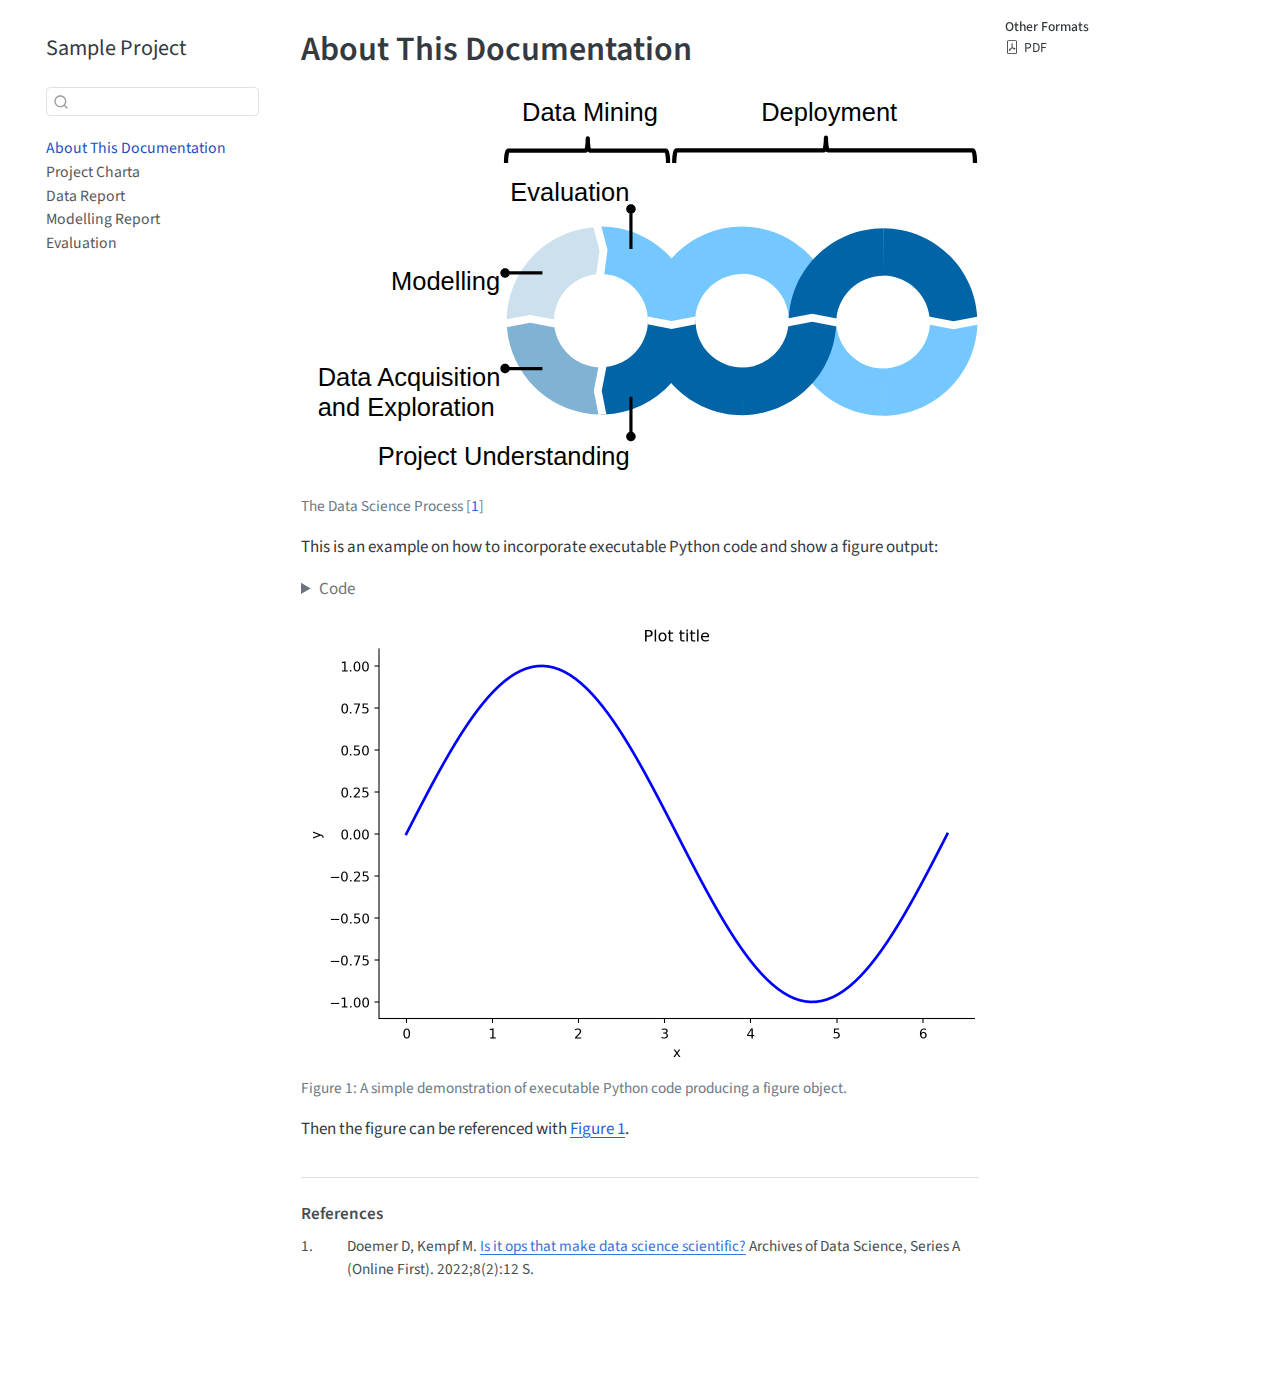
<file: index.html>
<!DOCTYPE html>
<html xmlns="http://www.w3.org/1999/xhtml" lang="en" xml:lang="en"><head>

<meta charset="utf-8">
<meta name="generator" content="quarto-1.7.32">

<meta name="viewport" content="width=device-width, initial-scale=1.0, user-scalable=yes">


<title>About This Documentation – Sample Project</title>
<style>
code{white-space: pre-wrap;}
span.smallcaps{font-variant: small-caps;}
div.columns{display: flex; gap: min(4vw, 1.5em);}
div.column{flex: auto; overflow-x: auto;}
div.hanging-indent{margin-left: 1.5em; text-indent: -1.5em;}
ul.task-list{list-style: none;}
ul.task-list li input[type="checkbox"] {
  width: 0.8em;
  margin: 0 0.8em 0.2em -1em; /* quarto-specific, see https://github.com/quarto-dev/quarto-cli/issues/4556 */ 
  vertical-align: middle;
}
/* CSS for syntax highlighting */
html { -webkit-text-size-adjust: 100%; }
pre > code.sourceCode { white-space: pre; position: relative; }
pre > code.sourceCode > span { display: inline-block; line-height: 1.25; }
pre > code.sourceCode > span:empty { height: 1.2em; }
.sourceCode { overflow: visible; }
code.sourceCode > span { color: inherit; text-decoration: inherit; }
div.sourceCode { margin: 1em 0; }
pre.sourceCode { margin: 0; }
@media screen {
div.sourceCode { overflow: auto; }
}
@media print {
pre > code.sourceCode { white-space: pre-wrap; }
pre > code.sourceCode > span { text-indent: -5em; padding-left: 5em; }
}
pre.numberSource code
  { counter-reset: source-line 0; }
pre.numberSource code > span
  { position: relative; left: -4em; counter-increment: source-line; }
pre.numberSource code > span > a:first-child::before
  { content: counter(source-line);
    position: relative; left: -1em; text-align: right; vertical-align: baseline;
    border: none; display: inline-block;
    -webkit-touch-callout: none; -webkit-user-select: none;
    -khtml-user-select: none; -moz-user-select: none;
    -ms-user-select: none; user-select: none;
    padding: 0 4px; width: 4em;
  }
pre.numberSource { margin-left: 3em;  padding-left: 4px; }
div.sourceCode
  {   }
@media screen {
pre > code.sourceCode > span > a:first-child::before { text-decoration: underline; }
}
/* CSS for citations */
div.csl-bib-body { }
div.csl-entry {
  clear: both;
}
.hanging-indent div.csl-entry {
  margin-left:2em;
  text-indent:-2em;
}
div.csl-left-margin {
  min-width:2em;
  float:left;
}
div.csl-right-inline {
  margin-left:2em;
  padding-left:1em;
}
div.csl-indent {
  margin-left: 2em;
}</style>


<script src="site_libs/quarto-nav/quarto-nav.js"></script>
<script src="site_libs/quarto-nav/headroom.min.js"></script>
<script src="site_libs/clipboard/clipboard.min.js"></script>
<script src="site_libs/quarto-search/autocomplete.umd.js"></script>
<script src="site_libs/quarto-search/fuse.min.js"></script>
<script src="site_libs/quarto-search/quarto-search.js"></script>
<meta name="quarto:offset" content="./">
<script src="site_libs/quarto-html/quarto.js" type="module"></script>
<script src="site_libs/quarto-html/tabsets/tabsets.js" type="module"></script>
<script src="site_libs/quarto-html/popper.min.js"></script>
<script src="site_libs/quarto-html/tippy.umd.min.js"></script>
<script src="site_libs/quarto-html/anchor.min.js"></script>
<link href="site_libs/quarto-html/tippy.css" rel="stylesheet">
<link href="site_libs/quarto-html/quarto-syntax-highlighting-37eea08aefeeee20ff55810ff984fec1.css" rel="stylesheet" id="quarto-text-highlighting-styles">
<script src="site_libs/bootstrap/bootstrap.min.js"></script>
<link href="site_libs/bootstrap/bootstrap-icons.css" rel="stylesheet">
<link href="site_libs/bootstrap/bootstrap-fe0ede6208eab8356951b236c18fccfe.min.css" rel="stylesheet" append-hash="true" id="quarto-bootstrap" data-mode="light">
<script id="quarto-search-options" type="application/json">{
  "location": "sidebar",
  "copy-button": false,
  "collapse-after": 3,
  "panel-placement": "start",
  "type": "textbox",
  "limit": 50,
  "keyboard-shortcut": [
    "f",
    "/",
    "s"
  ],
  "show-item-context": false,
  "language": {
    "search-no-results-text": "No results",
    "search-matching-documents-text": "matching documents",
    "search-copy-link-title": "Copy link to search",
    "search-hide-matches-text": "Hide additional matches",
    "search-more-match-text": "more match in this document",
    "search-more-matches-text": "more matches in this document",
    "search-clear-button-title": "Clear",
    "search-text-placeholder": "",
    "search-detached-cancel-button-title": "Cancel",
    "search-submit-button-title": "Submit",
    "search-label": "Search"
  }
}</script>


<link rel="stylesheet" href="styles.css">
</head>

<body class="nav-sidebar floating quarto-light">

<div id="quarto-search-results"></div>
  <header id="quarto-header" class="headroom fixed-top">
  <nav class="quarto-secondary-nav">
    <div class="container-fluid d-flex">
      <button type="button" class="quarto-btn-toggle btn" data-bs-toggle="collapse" role="button" data-bs-target=".quarto-sidebar-collapse-item" aria-controls="quarto-sidebar" aria-expanded="false" aria-label="Toggle sidebar navigation" onclick="if (window.quartoToggleHeadroom) { window.quartoToggleHeadroom(); }">
        <i class="bi bi-layout-text-sidebar-reverse"></i>
      </button>
        <nav class="quarto-page-breadcrumbs" aria-label="breadcrumb"><ol class="breadcrumb"><li class="breadcrumb-item"><a href="./index.html">About This Documentation</a></li></ol></nav>
        <a class="flex-grow-1" role="navigation" data-bs-toggle="collapse" data-bs-target=".quarto-sidebar-collapse-item" aria-controls="quarto-sidebar" aria-expanded="false" aria-label="Toggle sidebar navigation" onclick="if (window.quartoToggleHeadroom) { window.quartoToggleHeadroom(); }">      
        </a>
      <button type="button" class="btn quarto-search-button" aria-label="Search" onclick="window.quartoOpenSearch();">
        <i class="bi bi-search"></i>
      </button>
    </div>
  </nav>
</header>
<!-- content -->
<div id="quarto-content" class="quarto-container page-columns page-rows-contents page-layout-article">
<!-- sidebar -->
  <nav id="quarto-sidebar" class="sidebar collapse collapse-horizontal quarto-sidebar-collapse-item sidebar-navigation floating overflow-auto">
    <div class="pt-lg-2 mt-2 text-left sidebar-header">
    <div class="sidebar-title mb-0 py-0">
      <a href="./">Sample Project</a> 
    </div>
      </div>
        <div class="mt-2 flex-shrink-0 align-items-center">
        <div class="sidebar-search">
        <div id="quarto-search" class="" title="Search"></div>
        </div>
        </div>
    <div class="sidebar-menu-container"> 
    <ul class="list-unstyled mt-1">
        <li class="sidebar-item">
  <div class="sidebar-item-container"> 
  <a href="./index.html" class="sidebar-item-text sidebar-link active">
 <span class="menu-text">About This Documentation</span></a>
  </div>
</li>
        <li class="sidebar-item">
  <div class="sidebar-item-container"> 
  <a href="./project_charta.html" class="sidebar-item-text sidebar-link">
 <span class="menu-text">Project Charta</span></a>
  </div>
</li>
        <li class="sidebar-item">
  <div class="sidebar-item-container"> 
  <a href="./data_report.html" class="sidebar-item-text sidebar-link">
 <span class="menu-text">Data Report</span></a>
  </div>
</li>
        <li class="sidebar-item">
  <div class="sidebar-item-container"> 
  <a href="./modelling_report.html" class="sidebar-item-text sidebar-link">
 <span class="menu-text">Modelling Report</span></a>
  </div>
</li>
        <li class="sidebar-item">
  <div class="sidebar-item-container"> 
  <a href="./evaluation.html" class="sidebar-item-text sidebar-link">
 <span class="menu-text">Evaluation</span></a>
  </div>
</li>
    </ul>
    </div>
</nav>
<div id="quarto-sidebar-glass" class="quarto-sidebar-collapse-item" data-bs-toggle="collapse" data-bs-target=".quarto-sidebar-collapse-item"></div>
<!-- margin-sidebar -->
    <div id="quarto-margin-sidebar" class="sidebar margin-sidebar">
        
    <div class="quarto-alternate-formats"><h2>Other Formats</h2><ul><li><a href="index.pdf"><i class="bi bi-file-pdf"></i>PDF</a></li></ul></div></div>
<!-- main -->
<main class="content" id="quarto-document-content">

<header id="title-block-header" class="quarto-title-block default">
<div class="quarto-title">
<h1 class="title">About This Documentation</h1>
</div>



<div class="quarto-title-meta">

    
  
    
  </div>
  


</header>


<div class="quarto-figure quarto-figure-center">
<figure class="figure">
<p><img src="pics/dsprocess.svg" class="img-fluid figure-img"></p>
<figcaption>The Data Science Process <span class="citation" data-cites="DoemerKempf2022_1000150238">[<a href="#ref-DoemerKempf2022_1000150238" role="doc-biblioref">1</a>]</span></figcaption>
</figure>
</div>
<p>This is an example on how to incorporate executable Python code and show a figure output:</p>
<div id="cell-fig-demo" class="cell" data-execution_count="1">
<details class="code-fold">
<summary>Code</summary>
<div class="sourceCode cell-code" id="cb1"><pre class="sourceCode python code-with-copy"><code class="sourceCode python"><span id="cb1-1"><a href="#cb1-1" aria-hidden="true" tabindex="-1"></a><span class="im">import</span> matplotlib.pyplot <span class="im">as</span> plt</span>
<span id="cb1-2"><a href="#cb1-2" aria-hidden="true" tabindex="-1"></a><span class="im">import</span> numpy <span class="im">as</span> np</span>
<span id="cb1-3"><a href="#cb1-3" aria-hidden="true" tabindex="-1"></a></span>
<span id="cb1-4"><a href="#cb1-4" aria-hidden="true" tabindex="-1"></a><span class="co"># Generate sample data</span></span>
<span id="cb1-5"><a href="#cb1-5" aria-hidden="true" tabindex="-1"></a>x <span class="op">=</span> np.linspace(<span class="dv">0</span>, <span class="dv">2</span><span class="op">*</span>np.pi, <span class="dv">100</span>)</span>
<span id="cb1-6"><a href="#cb1-6" aria-hidden="true" tabindex="-1"></a>y <span class="op">=</span> np.sin(x)</span>
<span id="cb1-7"><a href="#cb1-7" aria-hidden="true" tabindex="-1"></a></span>
<span id="cb1-8"><a href="#cb1-8" aria-hidden="true" tabindex="-1"></a><span class="co"># Create the plot</span></span>
<span id="cb1-9"><a href="#cb1-9" aria-hidden="true" tabindex="-1"></a>fig, ax <span class="op">=</span> plt.subplots(figsize<span class="op">=</span>(<span class="dv">8</span>, <span class="dv">5</span>))</span>
<span id="cb1-10"><a href="#cb1-10" aria-hidden="true" tabindex="-1"></a></span>
<span id="cb1-11"><a href="#cb1-11" aria-hidden="true" tabindex="-1"></a>ax.plot(x, y, color<span class="op">=</span><span class="st">'blue'</span>, linewidth<span class="op">=</span><span class="dv">2</span>)</span>
<span id="cb1-12"><a href="#cb1-12" aria-hidden="true" tabindex="-1"></a></span>
<span id="cb1-13"><a href="#cb1-13" aria-hidden="true" tabindex="-1"></a>ax.set_xlabel(<span class="st">'x'</span>)</span>
<span id="cb1-14"><a href="#cb1-14" aria-hidden="true" tabindex="-1"></a>ax.set_ylabel(<span class="st">'y'</span>)</span>
<span id="cb1-15"><a href="#cb1-15" aria-hidden="true" tabindex="-1"></a>ax.set_title(<span class="st">'Plot title'</span>)</span>
<span id="cb1-16"><a href="#cb1-16" aria-hidden="true" tabindex="-1"></a></span>
<span id="cb1-17"><a href="#cb1-17" aria-hidden="true" tabindex="-1"></a>ax.spines[<span class="st">'top'</span>].set_visible(<span class="va">False</span>)</span>
<span id="cb1-18"><a href="#cb1-18" aria-hidden="true" tabindex="-1"></a>ax.spines[<span class="st">'right'</span>].set_visible(<span class="va">False</span>)</span>
<span id="cb1-19"><a href="#cb1-19" aria-hidden="true" tabindex="-1"></a></span>
<span id="cb1-20"><a href="#cb1-20" aria-hidden="true" tabindex="-1"></a>plt.show()</span></code><button title="Copy to Clipboard" class="code-copy-button"><i class="bi"></i></button></pre></div>
</details>
<div class="cell-output cell-output-display">
<div id="fig-demo" class="quarto-float quarto-figure quarto-figure-center anchored">
<figure class="quarto-float quarto-float-fig figure">
<div aria-describedby="fig-demo-caption-0ceaefa1-69ba-4598-a22c-09a6ac19f8ca">
<img src="index_files/figure-html/fig-demo-output-1.png" width="683" height="449" class="figure-img">
</div>
<figcaption class="quarto-float-caption-bottom quarto-float-caption quarto-float-fig" id="fig-demo-caption-0ceaefa1-69ba-4598-a22c-09a6ac19f8ca">
Figure&nbsp;1: A simple demonstration of executable Python code producing a figure object.
</figcaption>
</figure>
</div>
</div>
</div>
<p>Then the figure can be referenced with <a href="#fig-demo" class="quarto-xref">Figure&nbsp;1</a>.</p>




<div id="quarto-appendix" class="default"><section class="quarto-appendix-contents" role="doc-bibliography" id="quarto-bibliography"><h2 class="anchored quarto-appendix-heading">References</h2><div id="refs" class="references csl-bib-body" role="list">
<div id="ref-DoemerKempf2022_1000150238" class="csl-entry" role="listitem">
<div class="csl-left-margin">1. </div><div class="csl-right-inline">Doemer D, Kempf M. <a href="https://doi.org/10.5445/IR/1000150238">Is it ops that make data science scientific?</a> Archives of Data Science, Series A (Online First). 2022;8(2):12 S. </div>
</div>
</div></section></div></main> <!-- /main -->
<script id="quarto-html-after-body" type="application/javascript">
  window.document.addEventListener("DOMContentLoaded", function (event) {
    const icon = "";
    const anchorJS = new window.AnchorJS();
    anchorJS.options = {
      placement: 'right',
      icon: icon
    };
    anchorJS.add('.anchored');
    const isCodeAnnotation = (el) => {
      for (const clz of el.classList) {
        if (clz.startsWith('code-annotation-')) {                     
          return true;
        }
      }
      return false;
    }
    const onCopySuccess = function(e) {
      // button target
      const button = e.trigger;
      // don't keep focus
      button.blur();
      // flash "checked"
      button.classList.add('code-copy-button-checked');
      var currentTitle = button.getAttribute("title");
      button.setAttribute("title", "Copied!");
      let tooltip;
      if (window.bootstrap) {
        button.setAttribute("data-bs-toggle", "tooltip");
        button.setAttribute("data-bs-placement", "left");
        button.setAttribute("data-bs-title", "Copied!");
        tooltip = new bootstrap.Tooltip(button, 
          { trigger: "manual", 
            customClass: "code-copy-button-tooltip",
            offset: [0, -8]});
        tooltip.show();    
      }
      setTimeout(function() {
        if (tooltip) {
          tooltip.hide();
          button.removeAttribute("data-bs-title");
          button.removeAttribute("data-bs-toggle");
          button.removeAttribute("data-bs-placement");
        }
        button.setAttribute("title", currentTitle);
        button.classList.remove('code-copy-button-checked');
      }, 1000);
      // clear code selection
      e.clearSelection();
    }
    const getTextToCopy = function(trigger) {
        const codeEl = trigger.previousElementSibling.cloneNode(true);
        for (const childEl of codeEl.children) {
          if (isCodeAnnotation(childEl)) {
            childEl.remove();
          }
        }
        return codeEl.innerText;
    }
    const clipboard = new window.ClipboardJS('.code-copy-button:not([data-in-quarto-modal])', {
      text: getTextToCopy
    });
    clipboard.on('success', onCopySuccess);
    if (window.document.getElementById('quarto-embedded-source-code-modal')) {
      const clipboardModal = new window.ClipboardJS('.code-copy-button[data-in-quarto-modal]', {
        text: getTextToCopy,
        container: window.document.getElementById('quarto-embedded-source-code-modal')
      });
      clipboardModal.on('success', onCopySuccess);
    }
      var localhostRegex = new RegExp(/^(?:http|https):\/\/localhost\:?[0-9]*\//);
      var mailtoRegex = new RegExp(/^mailto:/);
        var filterRegex = new RegExp("https:\/\/lizstahlbaum\.github\.io\/projectTemp\/");
      var isInternal = (href) => {
          return filterRegex.test(href) || localhostRegex.test(href) || mailtoRegex.test(href);
      }
      // Inspect non-navigation links and adorn them if external
     var links = window.document.querySelectorAll('a[href]:not(.nav-link):not(.navbar-brand):not(.toc-action):not(.sidebar-link):not(.sidebar-item-toggle):not(.pagination-link):not(.no-external):not([aria-hidden]):not(.dropdown-item):not(.quarto-navigation-tool):not(.about-link)');
      for (var i=0; i<links.length; i++) {
        const link = links[i];
        if (!isInternal(link.href)) {
          // undo the damage that might have been done by quarto-nav.js in the case of
          // links that we want to consider external
          if (link.dataset.originalHref !== undefined) {
            link.href = link.dataset.originalHref;
          }
        }
      }
    function tippyHover(el, contentFn, onTriggerFn, onUntriggerFn) {
      const config = {
        allowHTML: true,
        maxWidth: 500,
        delay: 100,
        arrow: false,
        appendTo: function(el) {
            return el.parentElement;
        },
        interactive: true,
        interactiveBorder: 10,
        theme: 'quarto',
        placement: 'bottom-start',
      };
      if (contentFn) {
        config.content = contentFn;
      }
      if (onTriggerFn) {
        config.onTrigger = onTriggerFn;
      }
      if (onUntriggerFn) {
        config.onUntrigger = onUntriggerFn;
      }
      window.tippy(el, config); 
    }
    const noterefs = window.document.querySelectorAll('a[role="doc-noteref"]');
    for (var i=0; i<noterefs.length; i++) {
      const ref = noterefs[i];
      tippyHover(ref, function() {
        // use id or data attribute instead here
        let href = ref.getAttribute('data-footnote-href') || ref.getAttribute('href');
        try { href = new URL(href).hash; } catch {}
        const id = href.replace(/^#\/?/, "");
        const note = window.document.getElementById(id);
        if (note) {
          return note.innerHTML;
        } else {
          return "";
        }
      });
    }
    const xrefs = window.document.querySelectorAll('a.quarto-xref');
    const processXRef = (id, note) => {
      // Strip column container classes
      const stripColumnClz = (el) => {
        el.classList.remove("page-full", "page-columns");
        if (el.children) {
          for (const child of el.children) {
            stripColumnClz(child);
          }
        }
      }
      stripColumnClz(note)
      if (id === null || id.startsWith('sec-')) {
        // Special case sections, only their first couple elements
        const container = document.createElement("div");
        if (note.children && note.children.length > 2) {
          container.appendChild(note.children[0].cloneNode(true));
          for (let i = 1; i < note.children.length; i++) {
            const child = note.children[i];
            if (child.tagName === "P" && child.innerText === "") {
              continue;
            } else {
              container.appendChild(child.cloneNode(true));
              break;
            }
          }
          if (window.Quarto?.typesetMath) {
            window.Quarto.typesetMath(container);
          }
          return container.innerHTML
        } else {
          if (window.Quarto?.typesetMath) {
            window.Quarto.typesetMath(note);
          }
          return note.innerHTML;
        }
      } else {
        // Remove any anchor links if they are present
        const anchorLink = note.querySelector('a.anchorjs-link');
        if (anchorLink) {
          anchorLink.remove();
        }
        if (window.Quarto?.typesetMath) {
          window.Quarto.typesetMath(note);
        }
        if (note.classList.contains("callout")) {
          return note.outerHTML;
        } else {
          return note.innerHTML;
        }
      }
    }
    for (var i=0; i<xrefs.length; i++) {
      const xref = xrefs[i];
      tippyHover(xref, undefined, function(instance) {
        instance.disable();
        let url = xref.getAttribute('href');
        let hash = undefined; 
        if (url.startsWith('#')) {
          hash = url;
        } else {
          try { hash = new URL(url).hash; } catch {}
        }
        if (hash) {
          const id = hash.replace(/^#\/?/, "");
          const note = window.document.getElementById(id);
          if (note !== null) {
            try {
              const html = processXRef(id, note.cloneNode(true));
              instance.setContent(html);
            } finally {
              instance.enable();
              instance.show();
            }
          } else {
            // See if we can fetch this
            fetch(url.split('#')[0])
            .then(res => res.text())
            .then(html => {
              const parser = new DOMParser();
              const htmlDoc = parser.parseFromString(html, "text/html");
              const note = htmlDoc.getElementById(id);
              if (note !== null) {
                const html = processXRef(id, note);
                instance.setContent(html);
              } 
            }).finally(() => {
              instance.enable();
              instance.show();
            });
          }
        } else {
          // See if we can fetch a full url (with no hash to target)
          // This is a special case and we should probably do some content thinning / targeting
          fetch(url)
          .then(res => res.text())
          .then(html => {
            const parser = new DOMParser();
            const htmlDoc = parser.parseFromString(html, "text/html");
            const note = htmlDoc.querySelector('main.content');
            if (note !== null) {
              // This should only happen for chapter cross references
              // (since there is no id in the URL)
              // remove the first header
              if (note.children.length > 0 && note.children[0].tagName === "HEADER") {
                note.children[0].remove();
              }
              const html = processXRef(null, note);
              instance.setContent(html);
            } 
          }).finally(() => {
            instance.enable();
            instance.show();
          });
        }
      }, function(instance) {
      });
    }
        let selectedAnnoteEl;
        const selectorForAnnotation = ( cell, annotation) => {
          let cellAttr = 'data-code-cell="' + cell + '"';
          let lineAttr = 'data-code-annotation="' +  annotation + '"';
          const selector = 'span[' + cellAttr + '][' + lineAttr + ']';
          return selector;
        }
        const selectCodeLines = (annoteEl) => {
          const doc = window.document;
          const targetCell = annoteEl.getAttribute("data-target-cell");
          const targetAnnotation = annoteEl.getAttribute("data-target-annotation");
          const annoteSpan = window.document.querySelector(selectorForAnnotation(targetCell, targetAnnotation));
          const lines = annoteSpan.getAttribute("data-code-lines").split(",");
          const lineIds = lines.map((line) => {
            return targetCell + "-" + line;
          })
          let top = null;
          let height = null;
          let parent = null;
          if (lineIds.length > 0) {
              //compute the position of the single el (top and bottom and make a div)
              const el = window.document.getElementById(lineIds[0]);
              top = el.offsetTop;
              height = el.offsetHeight;
              parent = el.parentElement.parentElement;
            if (lineIds.length > 1) {
              const lastEl = window.document.getElementById(lineIds[lineIds.length - 1]);
              const bottom = lastEl.offsetTop + lastEl.offsetHeight;
              height = bottom - top;
            }
            if (top !== null && height !== null && parent !== null) {
              // cook up a div (if necessary) and position it 
              let div = window.document.getElementById("code-annotation-line-highlight");
              if (div === null) {
                div = window.document.createElement("div");
                div.setAttribute("id", "code-annotation-line-highlight");
                div.style.position = 'absolute';
                parent.appendChild(div);
              }
              div.style.top = top - 2 + "px";
              div.style.height = height + 4 + "px";
              div.style.left = 0;
              let gutterDiv = window.document.getElementById("code-annotation-line-highlight-gutter");
              if (gutterDiv === null) {
                gutterDiv = window.document.createElement("div");
                gutterDiv.setAttribute("id", "code-annotation-line-highlight-gutter");
                gutterDiv.style.position = 'absolute';
                const codeCell = window.document.getElementById(targetCell);
                const gutter = codeCell.querySelector('.code-annotation-gutter');
                gutter.appendChild(gutterDiv);
              }
              gutterDiv.style.top = top - 2 + "px";
              gutterDiv.style.height = height + 4 + "px";
            }
            selectedAnnoteEl = annoteEl;
          }
        };
        const unselectCodeLines = () => {
          const elementsIds = ["code-annotation-line-highlight", "code-annotation-line-highlight-gutter"];
          elementsIds.forEach((elId) => {
            const div = window.document.getElementById(elId);
            if (div) {
              div.remove();
            }
          });
          selectedAnnoteEl = undefined;
        };
          // Handle positioning of the toggle
      window.addEventListener(
        "resize",
        throttle(() => {
          elRect = undefined;
          if (selectedAnnoteEl) {
            selectCodeLines(selectedAnnoteEl);
          }
        }, 10)
      );
      function throttle(fn, ms) {
      let throttle = false;
      let timer;
        return (...args) => {
          if(!throttle) { // first call gets through
              fn.apply(this, args);
              throttle = true;
          } else { // all the others get throttled
              if(timer) clearTimeout(timer); // cancel #2
              timer = setTimeout(() => {
                fn.apply(this, args);
                timer = throttle = false;
              }, ms);
          }
        };
      }
        // Attach click handler to the DT
        const annoteDls = window.document.querySelectorAll('dt[data-target-cell]');
        for (const annoteDlNode of annoteDls) {
          annoteDlNode.addEventListener('click', (event) => {
            const clickedEl = event.target;
            if (clickedEl !== selectedAnnoteEl) {
              unselectCodeLines();
              const activeEl = window.document.querySelector('dt[data-target-cell].code-annotation-active');
              if (activeEl) {
                activeEl.classList.remove('code-annotation-active');
              }
              selectCodeLines(clickedEl);
              clickedEl.classList.add('code-annotation-active');
            } else {
              // Unselect the line
              unselectCodeLines();
              clickedEl.classList.remove('code-annotation-active');
            }
          });
        }
    const findCites = (el) => {
      const parentEl = el.parentElement;
      if (parentEl) {
        const cites = parentEl.dataset.cites;
        if (cites) {
          return {
            el,
            cites: cites.split(' ')
          };
        } else {
          return findCites(el.parentElement)
        }
      } else {
        return undefined;
      }
    };
    var bibliorefs = window.document.querySelectorAll('a[role="doc-biblioref"]');
    for (var i=0; i<bibliorefs.length; i++) {
      const ref = bibliorefs[i];
      const citeInfo = findCites(ref);
      if (citeInfo) {
        tippyHover(citeInfo.el, function() {
          var popup = window.document.createElement('div');
          citeInfo.cites.forEach(function(cite) {
            var citeDiv = window.document.createElement('div');
            citeDiv.classList.add('hanging-indent');
            citeDiv.classList.add('csl-entry');
            var biblioDiv = window.document.getElementById('ref-' + cite);
            if (biblioDiv) {
              citeDiv.innerHTML = biblioDiv.innerHTML;
            }
            popup.appendChild(citeDiv);
          });
          return popup.innerHTML;
        });
      }
    }
  });
  </script>
</div> <!-- /content -->




</body></html>
</file>
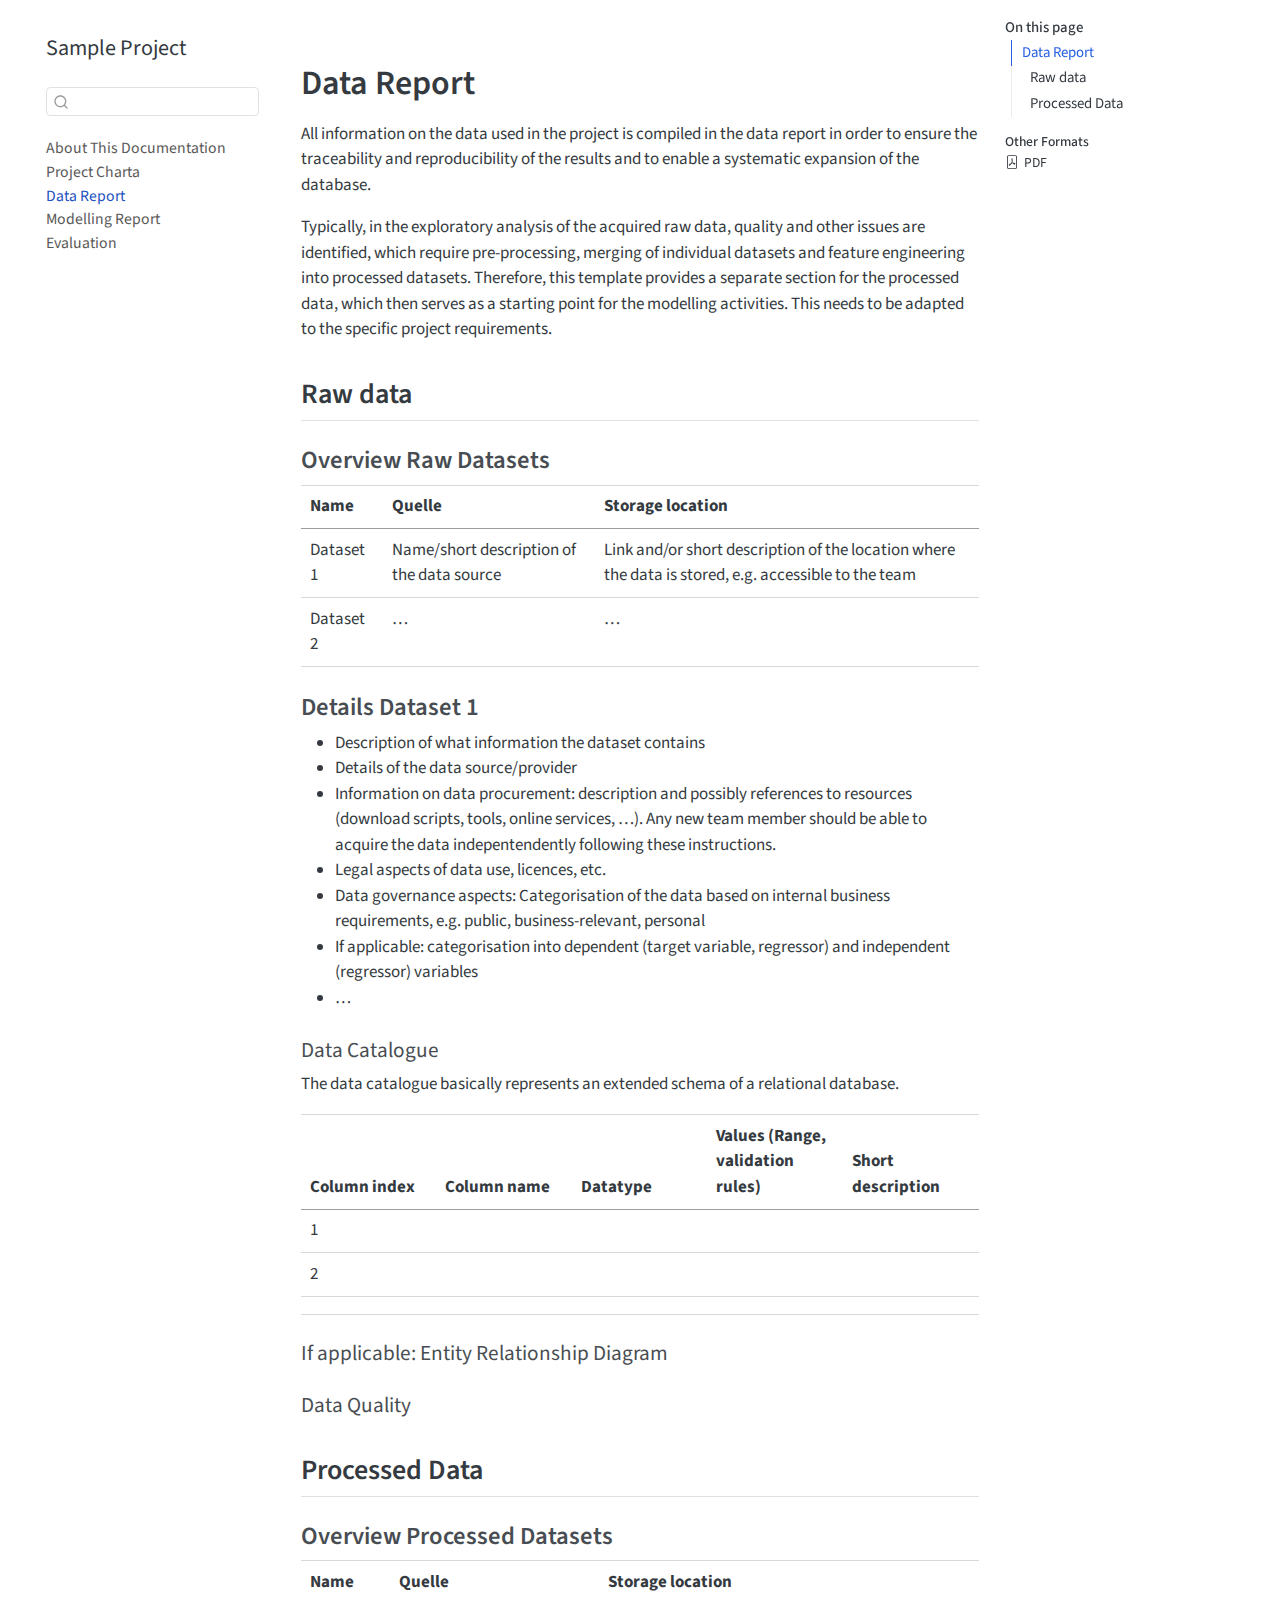
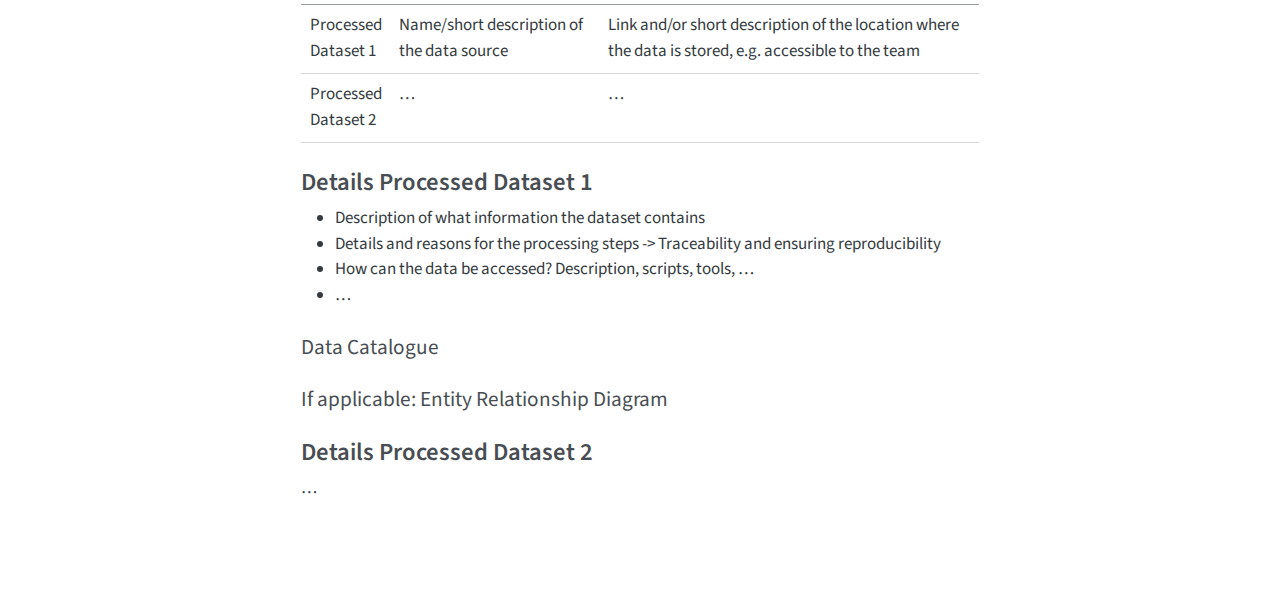
<file: data_report.html>
<!DOCTYPE html>
<html xmlns="http://www.w3.org/1999/xhtml" lang="en" xml:lang="en"><head>

<meta charset="utf-8">
<meta name="generator" content="quarto-1.7.32">

<meta name="viewport" content="width=device-width, initial-scale=1.0, user-scalable=yes">


<title>data_report – Sample Project</title>
<style>
code{white-space: pre-wrap;}
span.smallcaps{font-variant: small-caps;}
div.columns{display: flex; gap: min(4vw, 1.5em);}
div.column{flex: auto; overflow-x: auto;}
div.hanging-indent{margin-left: 1.5em; text-indent: -1.5em;}
ul.task-list{list-style: none;}
ul.task-list li input[type="checkbox"] {
  width: 0.8em;
  margin: 0 0.8em 0.2em -1em; /* quarto-specific, see https://github.com/quarto-dev/quarto-cli/issues/4556 */ 
  vertical-align: middle;
}
</style>


<script src="site_libs/quarto-nav/quarto-nav.js"></script>
<script src="site_libs/quarto-nav/headroom.min.js"></script>
<script src="site_libs/clipboard/clipboard.min.js"></script>
<script src="site_libs/quarto-search/autocomplete.umd.js"></script>
<script src="site_libs/quarto-search/fuse.min.js"></script>
<script src="site_libs/quarto-search/quarto-search.js"></script>
<meta name="quarto:offset" content="./">
<script src="site_libs/quarto-html/quarto.js" type="module"></script>
<script src="site_libs/quarto-html/tabsets/tabsets.js" type="module"></script>
<script src="site_libs/quarto-html/popper.min.js"></script>
<script src="site_libs/quarto-html/tippy.umd.min.js"></script>
<script src="site_libs/quarto-html/anchor.min.js"></script>
<link href="site_libs/quarto-html/tippy.css" rel="stylesheet">
<link href="site_libs/quarto-html/quarto-syntax-highlighting-37eea08aefeeee20ff55810ff984fec1.css" rel="stylesheet" id="quarto-text-highlighting-styles">
<script src="site_libs/bootstrap/bootstrap.min.js"></script>
<link href="site_libs/bootstrap/bootstrap-icons.css" rel="stylesheet">
<link href="site_libs/bootstrap/bootstrap-fe0ede6208eab8356951b236c18fccfe.min.css" rel="stylesheet" append-hash="true" id="quarto-bootstrap" data-mode="light">
<script id="quarto-search-options" type="application/json">{
  "location": "sidebar",
  "copy-button": false,
  "collapse-after": 3,
  "panel-placement": "start",
  "type": "textbox",
  "limit": 50,
  "keyboard-shortcut": [
    "f",
    "/",
    "s"
  ],
  "show-item-context": false,
  "language": {
    "search-no-results-text": "No results",
    "search-matching-documents-text": "matching documents",
    "search-copy-link-title": "Copy link to search",
    "search-hide-matches-text": "Hide additional matches",
    "search-more-match-text": "more match in this document",
    "search-more-matches-text": "more matches in this document",
    "search-clear-button-title": "Clear",
    "search-text-placeholder": "",
    "search-detached-cancel-button-title": "Cancel",
    "search-submit-button-title": "Submit",
    "search-label": "Search"
  }
}</script>


<link rel="stylesheet" href="styles.css">
</head>

<body class="nav-sidebar floating quarto-light">

<div id="quarto-search-results"></div>
  <header id="quarto-header" class="headroom fixed-top">
  <nav class="quarto-secondary-nav">
    <div class="container-fluid d-flex">
      <button type="button" class="quarto-btn-toggle btn" data-bs-toggle="collapse" role="button" data-bs-target=".quarto-sidebar-collapse-item" aria-controls="quarto-sidebar" aria-expanded="false" aria-label="Toggle sidebar navigation" onclick="if (window.quartoToggleHeadroom) { window.quartoToggleHeadroom(); }">
        <i class="bi bi-layout-text-sidebar-reverse"></i>
      </button>
        <nav class="quarto-page-breadcrumbs" aria-label="breadcrumb"><ol class="breadcrumb"><li class="breadcrumb-item"><a href="./data_report.html">Data Report</a></li></ol></nav>
        <a class="flex-grow-1" role="navigation" data-bs-toggle="collapse" data-bs-target=".quarto-sidebar-collapse-item" aria-controls="quarto-sidebar" aria-expanded="false" aria-label="Toggle sidebar navigation" onclick="if (window.quartoToggleHeadroom) { window.quartoToggleHeadroom(); }">      
        </a>
      <button type="button" class="btn quarto-search-button" aria-label="Search" onclick="window.quartoOpenSearch();">
        <i class="bi bi-search"></i>
      </button>
    </div>
  </nav>
</header>
<!-- content -->
<div id="quarto-content" class="quarto-container page-columns page-rows-contents page-layout-article">
<!-- sidebar -->
  <nav id="quarto-sidebar" class="sidebar collapse collapse-horizontal quarto-sidebar-collapse-item sidebar-navigation floating overflow-auto">
    <div class="pt-lg-2 mt-2 text-left sidebar-header">
    <div class="sidebar-title mb-0 py-0">
      <a href="./">Sample Project</a> 
    </div>
      </div>
        <div class="mt-2 flex-shrink-0 align-items-center">
        <div class="sidebar-search">
        <div id="quarto-search" class="" title="Search"></div>
        </div>
        </div>
    <div class="sidebar-menu-container"> 
    <ul class="list-unstyled mt-1">
        <li class="sidebar-item">
  <div class="sidebar-item-container"> 
  <a href="./index.html" class="sidebar-item-text sidebar-link">
 <span class="menu-text">About This Documentation</span></a>
  </div>
</li>
        <li class="sidebar-item">
  <div class="sidebar-item-container"> 
  <a href="./project_charta.html" class="sidebar-item-text sidebar-link">
 <span class="menu-text">Project Charta</span></a>
  </div>
</li>
        <li class="sidebar-item">
  <div class="sidebar-item-container"> 
  <a href="./data_report.html" class="sidebar-item-text sidebar-link active">
 <span class="menu-text">Data Report</span></a>
  </div>
</li>
        <li class="sidebar-item">
  <div class="sidebar-item-container"> 
  <a href="./modelling_report.html" class="sidebar-item-text sidebar-link">
 <span class="menu-text">Modelling Report</span></a>
  </div>
</li>
        <li class="sidebar-item">
  <div class="sidebar-item-container"> 
  <a href="./evaluation.html" class="sidebar-item-text sidebar-link">
 <span class="menu-text">Evaluation</span></a>
  </div>
</li>
    </ul>
    </div>
</nav>
<div id="quarto-sidebar-glass" class="quarto-sidebar-collapse-item" data-bs-toggle="collapse" data-bs-target=".quarto-sidebar-collapse-item"></div>
<!-- margin-sidebar -->
    <div id="quarto-margin-sidebar" class="sidebar margin-sidebar">
        <nav id="TOC" role="doc-toc" class="toc-active">
    <h2 id="toc-title">On this page</h2>
   
  <ul>
  <li><a href="#data-report" id="toc-data-report" class="nav-link active" data-scroll-target="#data-report">Data Report</a>
  <ul class="collapse">
  <li><a href="#raw-data" id="toc-raw-data" class="nav-link" data-scroll-target="#raw-data">Raw data</a>
  <ul class="collapse">
  <li><a href="#overview-raw-datasets" id="toc-overview-raw-datasets" class="nav-link" data-scroll-target="#overview-raw-datasets">Overview Raw Datasets</a></li>
  <li><a href="#details-dataset-1" id="toc-details-dataset-1" class="nav-link" data-scroll-target="#details-dataset-1">Details Dataset 1</a></li>
  </ul></li>
  <li><a href="#processed-data" id="toc-processed-data" class="nav-link" data-scroll-target="#processed-data">Processed Data</a>
  <ul class="collapse">
  <li><a href="#overview-processed-datasets" id="toc-overview-processed-datasets" class="nav-link" data-scroll-target="#overview-processed-datasets">Overview Processed Datasets</a></li>
  <li><a href="#details-processed-dataset-1" id="toc-details-processed-dataset-1" class="nav-link" data-scroll-target="#details-processed-dataset-1">Details Processed Dataset 1</a></li>
  <li><a href="#details-processed-dataset-2" id="toc-details-processed-dataset-2" class="nav-link" data-scroll-target="#details-processed-dataset-2">Details Processed Dataset 2</a></li>
  </ul></li>
  </ul></li>
  </ul>
<div class="quarto-alternate-formats"><h2>Other Formats</h2><ul><li><a href="data_report.pdf"><i class="bi bi-file-pdf"></i>PDF</a></li></ul></div></nav>
    </div>
<!-- main -->
<main class="content" id="quarto-document-content"><header id="title-block-header" class="quarto-title-block"></header>




<section id="data-report" class="level1">
<h1>Data Report</h1>
<p>All information on the data used in the project is compiled in the data report in order to ensure the traceability and reproducibility of the results and to enable a systematic expansion of the database.</p>
<p>Typically, in the exploratory analysis of the acquired raw data, quality and other issues are identified, which require pre-processing, merging of individual datasets and feature engineering into processed datasets. Therefore, this template provides a separate section for the processed data, which then serves as a starting point for the modelling activities. This needs to be adapted to the specific project requirements.</p>
<section id="raw-data" class="level2">
<h2 class="anchored" data-anchor-id="raw-data">Raw data</h2>
<section id="overview-raw-datasets" class="level3">
<h3 class="anchored" data-anchor-id="overview-raw-datasets">Overview Raw Datasets</h3>
<table class="caption-top table">
<colgroup>
<col style="width: 12%">
<col style="width: 31%">
<col style="width: 56%">
</colgroup>
<thead>
<tr class="header">
<th>Name</th>
<th>Quelle</th>
<th>Storage location</th>
</tr>
</thead>
<tbody>
<tr class="odd">
<td>Dataset 1</td>
<td>Name/short description of the data source</td>
<td>Link and/or short description of the location where the data is stored, e.g.&nbsp;accessible to the team</td>
</tr>
<tr class="even">
<td>Dataset 2</td>
<td>…</td>
<td>…</td>
</tr>
</tbody>
</table>
</section>
<section id="details-dataset-1" class="level3">
<h3 class="anchored" data-anchor-id="details-dataset-1">Details Dataset 1</h3>
<ul>
<li>Description of what information the dataset contains</li>
<li>Details of the data source/provider</li>
<li>Information on data procurement: description and possibly references to resources (download scripts, tools, online services, …). Any new team member should be able to acquire the data indepentendently following these instructions.</li>
<li>Legal aspects of data use, licences, etc.</li>
<li>Data governance aspects: Categorisation of the data based on internal business requirements, e.g.&nbsp;public, business-relevant, personal</li>
<li>If applicable: categorisation into dependent (target variable, regressor) and independent (regressor) variables</li>
<li>…</li>
</ul>
<section id="data-catalogue" class="level4">
<h4 class="anchored" data-anchor-id="data-catalogue">Data Catalogue</h4>
<p>The data catalogue basically represents an extended schema of a relational database.</p>
<table class="caption-top table">
<colgroup>
<col style="width: 20%">
<col style="width: 20%">
<col style="width: 20%">
<col style="width: 20%">
<col style="width: 20%">
</colgroup>
<thead>
<tr class="header">
<th>Column index</th>
<th>Column name</th>
<th>Datatype</th>
<th>Values (Range, validation rules)</th>
<th>Short description</th>
</tr>
</thead>
<tbody>
<tr class="odd">
<td>1</td>
<td></td>
<td></td>
<td></td>
<td></td>
</tr>
<tr class="even">
<td>2</td>
<td></td>
<td></td>
<td></td>
<td></td>
</tr>
<tr class="odd">
<td></td>
<td></td>
<td></td>
<td></td>
<td></td>
</tr>
</tbody>
</table>
</section>
<section id="if-applicable-entity-relationship-diagram" class="level4">
<h4 class="anchored" data-anchor-id="if-applicable-entity-relationship-diagram">If applicable: Entity Relationship Diagram</h4>
</section>
<section id="data-quality" class="level4">
<h4 class="anchored" data-anchor-id="data-quality">Data Quality</h4>
</section>
</section>
</section>
<section id="processed-data" class="level2">
<h2 class="anchored" data-anchor-id="processed-data">Processed Data</h2>
<section id="overview-processed-datasets" class="level3">
<h3 class="anchored" data-anchor-id="overview-processed-datasets">Overview Processed Datasets</h3>
<table class="caption-top table">
<colgroup>
<col style="width: 12%">
<col style="width: 31%">
<col style="width: 56%">
</colgroup>
<thead>
<tr class="header">
<th>Name</th>
<th>Quelle</th>
<th>Storage location</th>
</tr>
</thead>
<tbody>
<tr class="odd">
<td>Processed Dataset 1</td>
<td>Name/short description of the data source</td>
<td>Link and/or short description of the location where the data is stored, e.g.&nbsp;accessible to the team</td>
</tr>
<tr class="even">
<td>Processed Dataset 2</td>
<td>…</td>
<td>…</td>
</tr>
</tbody>
</table>
</section>
<section id="details-processed-dataset-1" class="level3">
<h3 class="anchored" data-anchor-id="details-processed-dataset-1">Details Processed Dataset 1</h3>
<ul>
<li>Description of what information the dataset contains</li>
<li>Details and reasons for the processing steps -&gt; Traceability and ensuring reproducibility</li>
<li>How can the data be accessed? Description, scripts, tools, …</li>
<li>…</li>
</ul>
<section id="data-catalogue-1" class="level4">
<h4 class="anchored" data-anchor-id="data-catalogue-1">Data Catalogue</h4>
</section>
<section id="if-applicable-entity-relationship-diagram-1" class="level4">
<h4 class="anchored" data-anchor-id="if-applicable-entity-relationship-diagram-1">If applicable: Entity Relationship Diagram</h4>
</section>
</section>
<section id="details-processed-dataset-2" class="level3">
<h3 class="anchored" data-anchor-id="details-processed-dataset-2">Details Processed Dataset 2</h3>
<p>…</p>


</section>
</section>
</section>

</main> <!-- /main -->
<script id="quarto-html-after-body" type="application/javascript">
  window.document.addEventListener("DOMContentLoaded", function (event) {
    const icon = "";
    const anchorJS = new window.AnchorJS();
    anchorJS.options = {
      placement: 'right',
      icon: icon
    };
    anchorJS.add('.anchored');
    const isCodeAnnotation = (el) => {
      for (const clz of el.classList) {
        if (clz.startsWith('code-annotation-')) {                     
          return true;
        }
      }
      return false;
    }
    const onCopySuccess = function(e) {
      // button target
      const button = e.trigger;
      // don't keep focus
      button.blur();
      // flash "checked"
      button.classList.add('code-copy-button-checked');
      var currentTitle = button.getAttribute("title");
      button.setAttribute("title", "Copied!");
      let tooltip;
      if (window.bootstrap) {
        button.setAttribute("data-bs-toggle", "tooltip");
        button.setAttribute("data-bs-placement", "left");
        button.setAttribute("data-bs-title", "Copied!");
        tooltip = new bootstrap.Tooltip(button, 
          { trigger: "manual", 
            customClass: "code-copy-button-tooltip",
            offset: [0, -8]});
        tooltip.show();    
      }
      setTimeout(function() {
        if (tooltip) {
          tooltip.hide();
          button.removeAttribute("data-bs-title");
          button.removeAttribute("data-bs-toggle");
          button.removeAttribute("data-bs-placement");
        }
        button.setAttribute("title", currentTitle);
        button.classList.remove('code-copy-button-checked');
      }, 1000);
      // clear code selection
      e.clearSelection();
    }
    const getTextToCopy = function(trigger) {
        const codeEl = trigger.previousElementSibling.cloneNode(true);
        for (const childEl of codeEl.children) {
          if (isCodeAnnotation(childEl)) {
            childEl.remove();
          }
        }
        return codeEl.innerText;
    }
    const clipboard = new window.ClipboardJS('.code-copy-button:not([data-in-quarto-modal])', {
      text: getTextToCopy
    });
    clipboard.on('success', onCopySuccess);
    if (window.document.getElementById('quarto-embedded-source-code-modal')) {
      const clipboardModal = new window.ClipboardJS('.code-copy-button[data-in-quarto-modal]', {
        text: getTextToCopy,
        container: window.document.getElementById('quarto-embedded-source-code-modal')
      });
      clipboardModal.on('success', onCopySuccess);
    }
      var localhostRegex = new RegExp(/^(?:http|https):\/\/localhost\:?[0-9]*\//);
      var mailtoRegex = new RegExp(/^mailto:/);
        var filterRegex = new RegExp("https:\/\/lizstahlbaum\.github\.io\/projectTemp\/");
      var isInternal = (href) => {
          return filterRegex.test(href) || localhostRegex.test(href) || mailtoRegex.test(href);
      }
      // Inspect non-navigation links and adorn them if external
     var links = window.document.querySelectorAll('a[href]:not(.nav-link):not(.navbar-brand):not(.toc-action):not(.sidebar-link):not(.sidebar-item-toggle):not(.pagination-link):not(.no-external):not([aria-hidden]):not(.dropdown-item):not(.quarto-navigation-tool):not(.about-link)');
      for (var i=0; i<links.length; i++) {
        const link = links[i];
        if (!isInternal(link.href)) {
          // undo the damage that might have been done by quarto-nav.js in the case of
          // links that we want to consider external
          if (link.dataset.originalHref !== undefined) {
            link.href = link.dataset.originalHref;
          }
        }
      }
    function tippyHover(el, contentFn, onTriggerFn, onUntriggerFn) {
      const config = {
        allowHTML: true,
        maxWidth: 500,
        delay: 100,
        arrow: false,
        appendTo: function(el) {
            return el.parentElement;
        },
        interactive: true,
        interactiveBorder: 10,
        theme: 'quarto',
        placement: 'bottom-start',
      };
      if (contentFn) {
        config.content = contentFn;
      }
      if (onTriggerFn) {
        config.onTrigger = onTriggerFn;
      }
      if (onUntriggerFn) {
        config.onUntrigger = onUntriggerFn;
      }
      window.tippy(el, config); 
    }
    const noterefs = window.document.querySelectorAll('a[role="doc-noteref"]');
    for (var i=0; i<noterefs.length; i++) {
      const ref = noterefs[i];
      tippyHover(ref, function() {
        // use id or data attribute instead here
        let href = ref.getAttribute('data-footnote-href') || ref.getAttribute('href');
        try { href = new URL(href).hash; } catch {}
        const id = href.replace(/^#\/?/, "");
        const note = window.document.getElementById(id);
        if (note) {
          return note.innerHTML;
        } else {
          return "";
        }
      });
    }
    const xrefs = window.document.querySelectorAll('a.quarto-xref');
    const processXRef = (id, note) => {
      // Strip column container classes
      const stripColumnClz = (el) => {
        el.classList.remove("page-full", "page-columns");
        if (el.children) {
          for (const child of el.children) {
            stripColumnClz(child);
          }
        }
      }
      stripColumnClz(note)
      if (id === null || id.startsWith('sec-')) {
        // Special case sections, only their first couple elements
        const container = document.createElement("div");
        if (note.children && note.children.length > 2) {
          container.appendChild(note.children[0].cloneNode(true));
          for (let i = 1; i < note.children.length; i++) {
            const child = note.children[i];
            if (child.tagName === "P" && child.innerText === "") {
              continue;
            } else {
              container.appendChild(child.cloneNode(true));
              break;
            }
          }
          if (window.Quarto?.typesetMath) {
            window.Quarto.typesetMath(container);
          }
          return container.innerHTML
        } else {
          if (window.Quarto?.typesetMath) {
            window.Quarto.typesetMath(note);
          }
          return note.innerHTML;
        }
      } else {
        // Remove any anchor links if they are present
        const anchorLink = note.querySelector('a.anchorjs-link');
        if (anchorLink) {
          anchorLink.remove();
        }
        if (window.Quarto?.typesetMath) {
          window.Quarto.typesetMath(note);
        }
        if (note.classList.contains("callout")) {
          return note.outerHTML;
        } else {
          return note.innerHTML;
        }
      }
    }
    for (var i=0; i<xrefs.length; i++) {
      const xref = xrefs[i];
      tippyHover(xref, undefined, function(instance) {
        instance.disable();
        let url = xref.getAttribute('href');
        let hash = undefined; 
        if (url.startsWith('#')) {
          hash = url;
        } else {
          try { hash = new URL(url).hash; } catch {}
        }
        if (hash) {
          const id = hash.replace(/^#\/?/, "");
          const note = window.document.getElementById(id);
          if (note !== null) {
            try {
              const html = processXRef(id, note.cloneNode(true));
              instance.setContent(html);
            } finally {
              instance.enable();
              instance.show();
            }
          } else {
            // See if we can fetch this
            fetch(url.split('#')[0])
            .then(res => res.text())
            .then(html => {
              const parser = new DOMParser();
              const htmlDoc = parser.parseFromString(html, "text/html");
              const note = htmlDoc.getElementById(id);
              if (note !== null) {
                const html = processXRef(id, note);
                instance.setContent(html);
              } 
            }).finally(() => {
              instance.enable();
              instance.show();
            });
          }
        } else {
          // See if we can fetch a full url (with no hash to target)
          // This is a special case and we should probably do some content thinning / targeting
          fetch(url)
          .then(res => res.text())
          .then(html => {
            const parser = new DOMParser();
            const htmlDoc = parser.parseFromString(html, "text/html");
            const note = htmlDoc.querySelector('main.content');
            if (note !== null) {
              // This should only happen for chapter cross references
              // (since there is no id in the URL)
              // remove the first header
              if (note.children.length > 0 && note.children[0].tagName === "HEADER") {
                note.children[0].remove();
              }
              const html = processXRef(null, note);
              instance.setContent(html);
            } 
          }).finally(() => {
            instance.enable();
            instance.show();
          });
        }
      }, function(instance) {
      });
    }
        let selectedAnnoteEl;
        const selectorForAnnotation = ( cell, annotation) => {
          let cellAttr = 'data-code-cell="' + cell + '"';
          let lineAttr = 'data-code-annotation="' +  annotation + '"';
          const selector = 'span[' + cellAttr + '][' + lineAttr + ']';
          return selector;
        }
        const selectCodeLines = (annoteEl) => {
          const doc = window.document;
          const targetCell = annoteEl.getAttribute("data-target-cell");
          const targetAnnotation = annoteEl.getAttribute("data-target-annotation");
          const annoteSpan = window.document.querySelector(selectorForAnnotation(targetCell, targetAnnotation));
          const lines = annoteSpan.getAttribute("data-code-lines").split(",");
          const lineIds = lines.map((line) => {
            return targetCell + "-" + line;
          })
          let top = null;
          let height = null;
          let parent = null;
          if (lineIds.length > 0) {
              //compute the position of the single el (top and bottom and make a div)
              const el = window.document.getElementById(lineIds[0]);
              top = el.offsetTop;
              height = el.offsetHeight;
              parent = el.parentElement.parentElement;
            if (lineIds.length > 1) {
              const lastEl = window.document.getElementById(lineIds[lineIds.length - 1]);
              const bottom = lastEl.offsetTop + lastEl.offsetHeight;
              height = bottom - top;
            }
            if (top !== null && height !== null && parent !== null) {
              // cook up a div (if necessary) and position it 
              let div = window.document.getElementById("code-annotation-line-highlight");
              if (div === null) {
                div = window.document.createElement("div");
                div.setAttribute("id", "code-annotation-line-highlight");
                div.style.position = 'absolute';
                parent.appendChild(div);
              }
              div.style.top = top - 2 + "px";
              div.style.height = height + 4 + "px";
              div.style.left = 0;
              let gutterDiv = window.document.getElementById("code-annotation-line-highlight-gutter");
              if (gutterDiv === null) {
                gutterDiv = window.document.createElement("div");
                gutterDiv.setAttribute("id", "code-annotation-line-highlight-gutter");
                gutterDiv.style.position = 'absolute';
                const codeCell = window.document.getElementById(targetCell);
                const gutter = codeCell.querySelector('.code-annotation-gutter');
                gutter.appendChild(gutterDiv);
              }
              gutterDiv.style.top = top - 2 + "px";
              gutterDiv.style.height = height + 4 + "px";
            }
            selectedAnnoteEl = annoteEl;
          }
        };
        const unselectCodeLines = () => {
          const elementsIds = ["code-annotation-line-highlight", "code-annotation-line-highlight-gutter"];
          elementsIds.forEach((elId) => {
            const div = window.document.getElementById(elId);
            if (div) {
              div.remove();
            }
          });
          selectedAnnoteEl = undefined;
        };
          // Handle positioning of the toggle
      window.addEventListener(
        "resize",
        throttle(() => {
          elRect = undefined;
          if (selectedAnnoteEl) {
            selectCodeLines(selectedAnnoteEl);
          }
        }, 10)
      );
      function throttle(fn, ms) {
      let throttle = false;
      let timer;
        return (...args) => {
          if(!throttle) { // first call gets through
              fn.apply(this, args);
              throttle = true;
          } else { // all the others get throttled
              if(timer) clearTimeout(timer); // cancel #2
              timer = setTimeout(() => {
                fn.apply(this, args);
                timer = throttle = false;
              }, ms);
          }
        };
      }
        // Attach click handler to the DT
        const annoteDls = window.document.querySelectorAll('dt[data-target-cell]');
        for (const annoteDlNode of annoteDls) {
          annoteDlNode.addEventListener('click', (event) => {
            const clickedEl = event.target;
            if (clickedEl !== selectedAnnoteEl) {
              unselectCodeLines();
              const activeEl = window.document.querySelector('dt[data-target-cell].code-annotation-active');
              if (activeEl) {
                activeEl.classList.remove('code-annotation-active');
              }
              selectCodeLines(clickedEl);
              clickedEl.classList.add('code-annotation-active');
            } else {
              // Unselect the line
              unselectCodeLines();
              clickedEl.classList.remove('code-annotation-active');
            }
          });
        }
    const findCites = (el) => {
      const parentEl = el.parentElement;
      if (parentEl) {
        const cites = parentEl.dataset.cites;
        if (cites) {
          return {
            el,
            cites: cites.split(' ')
          };
        } else {
          return findCites(el.parentElement)
        }
      } else {
        return undefined;
      }
    };
    var bibliorefs = window.document.querySelectorAll('a[role="doc-biblioref"]');
    for (var i=0; i<bibliorefs.length; i++) {
      const ref = bibliorefs[i];
      const citeInfo = findCites(ref);
      if (citeInfo) {
        tippyHover(citeInfo.el, function() {
          var popup = window.document.createElement('div');
          citeInfo.cites.forEach(function(cite) {
            var citeDiv = window.document.createElement('div');
            citeDiv.classList.add('hanging-indent');
            citeDiv.classList.add('csl-entry');
            var biblioDiv = window.document.getElementById('ref-' + cite);
            if (biblioDiv) {
              citeDiv.innerHTML = biblioDiv.innerHTML;
            }
            popup.appendChild(citeDiv);
          });
          return popup.innerHTML;
        });
      }
    }
  });
  </script>
</div> <!-- /content -->




</body></html>
</file>
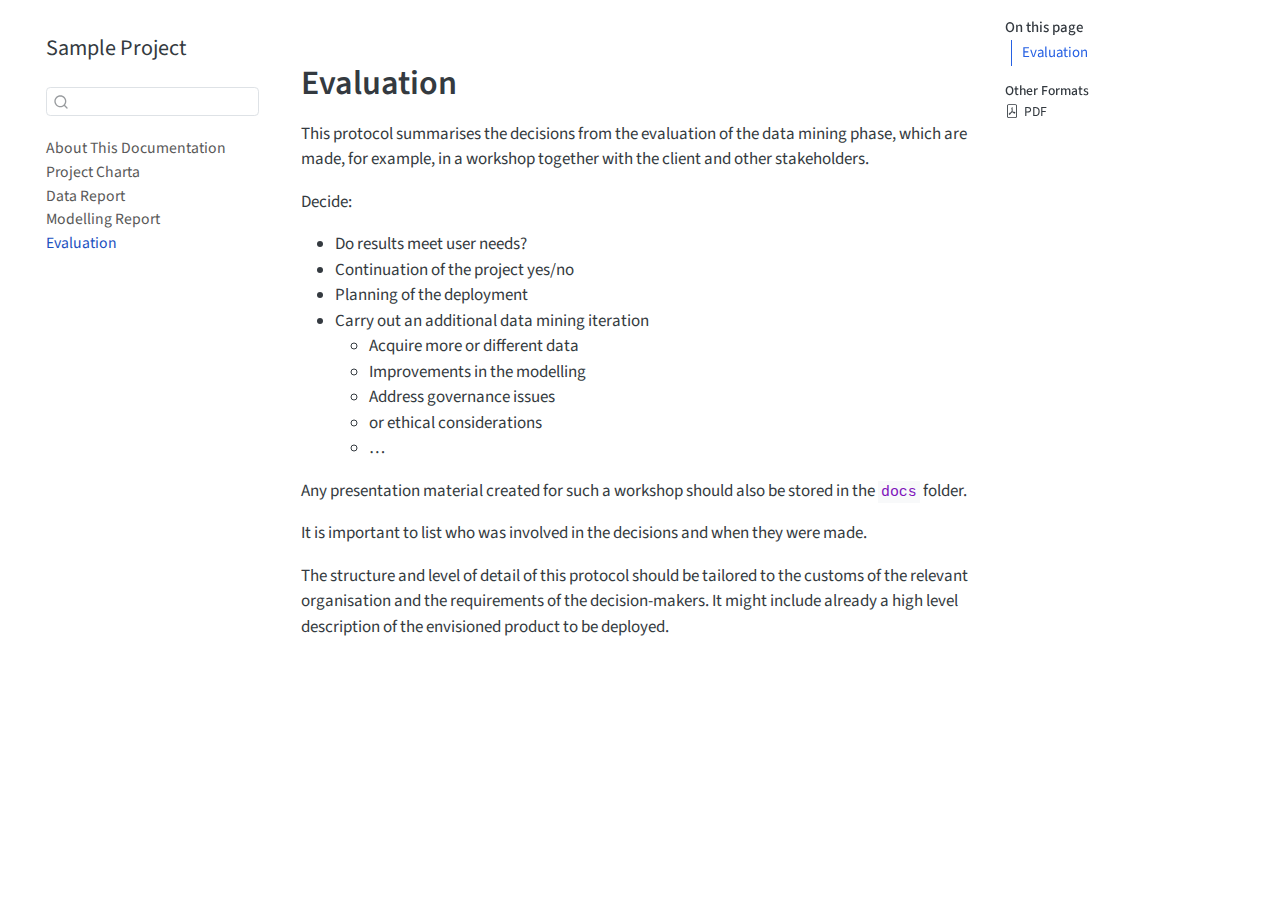
<file: evaluation.html>
<!DOCTYPE html>
<html xmlns="http://www.w3.org/1999/xhtml" lang="en" xml:lang="en"><head>

<meta charset="utf-8">
<meta name="generator" content="quarto-1.7.32">

<meta name="viewport" content="width=device-width, initial-scale=1.0, user-scalable=yes">


<title>evaluation – Sample Project</title>
<style>
code{white-space: pre-wrap;}
span.smallcaps{font-variant: small-caps;}
div.columns{display: flex; gap: min(4vw, 1.5em);}
div.column{flex: auto; overflow-x: auto;}
div.hanging-indent{margin-left: 1.5em; text-indent: -1.5em;}
ul.task-list{list-style: none;}
ul.task-list li input[type="checkbox"] {
  width: 0.8em;
  margin: 0 0.8em 0.2em -1em; /* quarto-specific, see https://github.com/quarto-dev/quarto-cli/issues/4556 */ 
  vertical-align: middle;
}
</style>


<script src="site_libs/quarto-nav/quarto-nav.js"></script>
<script src="site_libs/quarto-nav/headroom.min.js"></script>
<script src="site_libs/clipboard/clipboard.min.js"></script>
<script src="site_libs/quarto-search/autocomplete.umd.js"></script>
<script src="site_libs/quarto-search/fuse.min.js"></script>
<script src="site_libs/quarto-search/quarto-search.js"></script>
<meta name="quarto:offset" content="./">
<script src="site_libs/quarto-html/quarto.js" type="module"></script>
<script src="site_libs/quarto-html/tabsets/tabsets.js" type="module"></script>
<script src="site_libs/quarto-html/popper.min.js"></script>
<script src="site_libs/quarto-html/tippy.umd.min.js"></script>
<script src="site_libs/quarto-html/anchor.min.js"></script>
<link href="site_libs/quarto-html/tippy.css" rel="stylesheet">
<link href="site_libs/quarto-html/quarto-syntax-highlighting-37eea08aefeeee20ff55810ff984fec1.css" rel="stylesheet" id="quarto-text-highlighting-styles">
<script src="site_libs/bootstrap/bootstrap.min.js"></script>
<link href="site_libs/bootstrap/bootstrap-icons.css" rel="stylesheet">
<link href="site_libs/bootstrap/bootstrap-fe0ede6208eab8356951b236c18fccfe.min.css" rel="stylesheet" append-hash="true" id="quarto-bootstrap" data-mode="light">
<script id="quarto-search-options" type="application/json">{
  "location": "sidebar",
  "copy-button": false,
  "collapse-after": 3,
  "panel-placement": "start",
  "type": "textbox",
  "limit": 50,
  "keyboard-shortcut": [
    "f",
    "/",
    "s"
  ],
  "show-item-context": false,
  "language": {
    "search-no-results-text": "No results",
    "search-matching-documents-text": "matching documents",
    "search-copy-link-title": "Copy link to search",
    "search-hide-matches-text": "Hide additional matches",
    "search-more-match-text": "more match in this document",
    "search-more-matches-text": "more matches in this document",
    "search-clear-button-title": "Clear",
    "search-text-placeholder": "",
    "search-detached-cancel-button-title": "Cancel",
    "search-submit-button-title": "Submit",
    "search-label": "Search"
  }
}</script>


<link rel="stylesheet" href="styles.css">
</head>

<body class="nav-sidebar floating quarto-light">

<div id="quarto-search-results"></div>
  <header id="quarto-header" class="headroom fixed-top">
  <nav class="quarto-secondary-nav">
    <div class="container-fluid d-flex">
      <button type="button" class="quarto-btn-toggle btn" data-bs-toggle="collapse" role="button" data-bs-target=".quarto-sidebar-collapse-item" aria-controls="quarto-sidebar" aria-expanded="false" aria-label="Toggle sidebar navigation" onclick="if (window.quartoToggleHeadroom) { window.quartoToggleHeadroom(); }">
        <i class="bi bi-layout-text-sidebar-reverse"></i>
      </button>
        <nav class="quarto-page-breadcrumbs" aria-label="breadcrumb"><ol class="breadcrumb"><li class="breadcrumb-item"><a href="./evaluation.html">Evaluation</a></li></ol></nav>
        <a class="flex-grow-1" role="navigation" data-bs-toggle="collapse" data-bs-target=".quarto-sidebar-collapse-item" aria-controls="quarto-sidebar" aria-expanded="false" aria-label="Toggle sidebar navigation" onclick="if (window.quartoToggleHeadroom) { window.quartoToggleHeadroom(); }">      
        </a>
      <button type="button" class="btn quarto-search-button" aria-label="Search" onclick="window.quartoOpenSearch();">
        <i class="bi bi-search"></i>
      </button>
    </div>
  </nav>
</header>
<!-- content -->
<div id="quarto-content" class="quarto-container page-columns page-rows-contents page-layout-article">
<!-- sidebar -->
  <nav id="quarto-sidebar" class="sidebar collapse collapse-horizontal quarto-sidebar-collapse-item sidebar-navigation floating overflow-auto">
    <div class="pt-lg-2 mt-2 text-left sidebar-header">
    <div class="sidebar-title mb-0 py-0">
      <a href="./">Sample Project</a> 
    </div>
      </div>
        <div class="mt-2 flex-shrink-0 align-items-center">
        <div class="sidebar-search">
        <div id="quarto-search" class="" title="Search"></div>
        </div>
        </div>
    <div class="sidebar-menu-container"> 
    <ul class="list-unstyled mt-1">
        <li class="sidebar-item">
  <div class="sidebar-item-container"> 
  <a href="./index.html" class="sidebar-item-text sidebar-link">
 <span class="menu-text">About This Documentation</span></a>
  </div>
</li>
        <li class="sidebar-item">
  <div class="sidebar-item-container"> 
  <a href="./project_charta.html" class="sidebar-item-text sidebar-link">
 <span class="menu-text">Project Charta</span></a>
  </div>
</li>
        <li class="sidebar-item">
  <div class="sidebar-item-container"> 
  <a href="./data_report.html" class="sidebar-item-text sidebar-link">
 <span class="menu-text">Data Report</span></a>
  </div>
</li>
        <li class="sidebar-item">
  <div class="sidebar-item-container"> 
  <a href="./modelling_report.html" class="sidebar-item-text sidebar-link">
 <span class="menu-text">Modelling Report</span></a>
  </div>
</li>
        <li class="sidebar-item">
  <div class="sidebar-item-container"> 
  <a href="./evaluation.html" class="sidebar-item-text sidebar-link active">
 <span class="menu-text">Evaluation</span></a>
  </div>
</li>
    </ul>
    </div>
</nav>
<div id="quarto-sidebar-glass" class="quarto-sidebar-collapse-item" data-bs-toggle="collapse" data-bs-target=".quarto-sidebar-collapse-item"></div>
<!-- margin-sidebar -->
    <div id="quarto-margin-sidebar" class="sidebar margin-sidebar">
        <nav id="TOC" role="doc-toc" class="toc-active">
    <h2 id="toc-title">On this page</h2>
   
  <ul>
  <li><a href="#evaluation" id="toc-evaluation" class="nav-link active" data-scroll-target="#evaluation">Evaluation</a></li>
  </ul>
<div class="quarto-alternate-formats"><h2>Other Formats</h2><ul><li><a href="evaluation.pdf"><i class="bi bi-file-pdf"></i>PDF</a></li></ul></div></nav>
    </div>
<!-- main -->
<main class="content" id="quarto-document-content"><header id="title-block-header" class="quarto-title-block"></header>




<section id="evaluation" class="level1">
<h1>Evaluation</h1>
<p>This protocol summarises the decisions from the evaluation of the data mining phase, which are made, for example, in a workshop together with the client and other stakeholders.</p>
<p>Decide:</p>
<ul>
<li>Do results meet user needs?</li>
<li>Continuation of the project yes/no</li>
<li>Planning of the deployment</li>
<li>Carry out an additional data mining iteration
<ul>
<li>Acquire more or different data</li>
<li>Improvements in the modelling</li>
<li>Address governance issues</li>
<li>or ethical considerations</li>
<li>…</li>
</ul></li>
</ul>
<p>Any presentation material created for such a workshop should also be stored in the <code>docs</code> folder.</p>
<p>It is important to list who was involved in the decisions and when they were made.</p>
<p>The structure and level of detail of this protocol should be tailored to the customs of the relevant organisation and the requirements of the decision-makers. It might include already a high level description of the envisioned product to be deployed.</p>


</section>

</main> <!-- /main -->
<script id="quarto-html-after-body" type="application/javascript">
  window.document.addEventListener("DOMContentLoaded", function (event) {
    const icon = "";
    const anchorJS = new window.AnchorJS();
    anchorJS.options = {
      placement: 'right',
      icon: icon
    };
    anchorJS.add('.anchored');
    const isCodeAnnotation = (el) => {
      for (const clz of el.classList) {
        if (clz.startsWith('code-annotation-')) {                     
          return true;
        }
      }
      return false;
    }
    const onCopySuccess = function(e) {
      // button target
      const button = e.trigger;
      // don't keep focus
      button.blur();
      // flash "checked"
      button.classList.add('code-copy-button-checked');
      var currentTitle = button.getAttribute("title");
      button.setAttribute("title", "Copied!");
      let tooltip;
      if (window.bootstrap) {
        button.setAttribute("data-bs-toggle", "tooltip");
        button.setAttribute("data-bs-placement", "left");
        button.setAttribute("data-bs-title", "Copied!");
        tooltip = new bootstrap.Tooltip(button, 
          { trigger: "manual", 
            customClass: "code-copy-button-tooltip",
            offset: [0, -8]});
        tooltip.show();    
      }
      setTimeout(function() {
        if (tooltip) {
          tooltip.hide();
          button.removeAttribute("data-bs-title");
          button.removeAttribute("data-bs-toggle");
          button.removeAttribute("data-bs-placement");
        }
        button.setAttribute("title", currentTitle);
        button.classList.remove('code-copy-button-checked');
      }, 1000);
      // clear code selection
      e.clearSelection();
    }
    const getTextToCopy = function(trigger) {
        const codeEl = trigger.previousElementSibling.cloneNode(true);
        for (const childEl of codeEl.children) {
          if (isCodeAnnotation(childEl)) {
            childEl.remove();
          }
        }
        return codeEl.innerText;
    }
    const clipboard = new window.ClipboardJS('.code-copy-button:not([data-in-quarto-modal])', {
      text: getTextToCopy
    });
    clipboard.on('success', onCopySuccess);
    if (window.document.getElementById('quarto-embedded-source-code-modal')) {
      const clipboardModal = new window.ClipboardJS('.code-copy-button[data-in-quarto-modal]', {
        text: getTextToCopy,
        container: window.document.getElementById('quarto-embedded-source-code-modal')
      });
      clipboardModal.on('success', onCopySuccess);
    }
      var localhostRegex = new RegExp(/^(?:http|https):\/\/localhost\:?[0-9]*\//);
      var mailtoRegex = new RegExp(/^mailto:/);
        var filterRegex = new RegExp("https:\/\/lizstahlbaum\.github\.io\/projectTemp\/");
      var isInternal = (href) => {
          return filterRegex.test(href) || localhostRegex.test(href) || mailtoRegex.test(href);
      }
      // Inspect non-navigation links and adorn them if external
     var links = window.document.querySelectorAll('a[href]:not(.nav-link):not(.navbar-brand):not(.toc-action):not(.sidebar-link):not(.sidebar-item-toggle):not(.pagination-link):not(.no-external):not([aria-hidden]):not(.dropdown-item):not(.quarto-navigation-tool):not(.about-link)');
      for (var i=0; i<links.length; i++) {
        const link = links[i];
        if (!isInternal(link.href)) {
          // undo the damage that might have been done by quarto-nav.js in the case of
          // links that we want to consider external
          if (link.dataset.originalHref !== undefined) {
            link.href = link.dataset.originalHref;
          }
        }
      }
    function tippyHover(el, contentFn, onTriggerFn, onUntriggerFn) {
      const config = {
        allowHTML: true,
        maxWidth: 500,
        delay: 100,
        arrow: false,
        appendTo: function(el) {
            return el.parentElement;
        },
        interactive: true,
        interactiveBorder: 10,
        theme: 'quarto',
        placement: 'bottom-start',
      };
      if (contentFn) {
        config.content = contentFn;
      }
      if (onTriggerFn) {
        config.onTrigger = onTriggerFn;
      }
      if (onUntriggerFn) {
        config.onUntrigger = onUntriggerFn;
      }
      window.tippy(el, config); 
    }
    const noterefs = window.document.querySelectorAll('a[role="doc-noteref"]');
    for (var i=0; i<noterefs.length; i++) {
      const ref = noterefs[i];
      tippyHover(ref, function() {
        // use id or data attribute instead here
        let href = ref.getAttribute('data-footnote-href') || ref.getAttribute('href');
        try { href = new URL(href).hash; } catch {}
        const id = href.replace(/^#\/?/, "");
        const note = window.document.getElementById(id);
        if (note) {
          return note.innerHTML;
        } else {
          return "";
        }
      });
    }
    const xrefs = window.document.querySelectorAll('a.quarto-xref');
    const processXRef = (id, note) => {
      // Strip column container classes
      const stripColumnClz = (el) => {
        el.classList.remove("page-full", "page-columns");
        if (el.children) {
          for (const child of el.children) {
            stripColumnClz(child);
          }
        }
      }
      stripColumnClz(note)
      if (id === null || id.startsWith('sec-')) {
        // Special case sections, only their first couple elements
        const container = document.createElement("div");
        if (note.children && note.children.length > 2) {
          container.appendChild(note.children[0].cloneNode(true));
          for (let i = 1; i < note.children.length; i++) {
            const child = note.children[i];
            if (child.tagName === "P" && child.innerText === "") {
              continue;
            } else {
              container.appendChild(child.cloneNode(true));
              break;
            }
          }
          if (window.Quarto?.typesetMath) {
            window.Quarto.typesetMath(container);
          }
          return container.innerHTML
        } else {
          if (window.Quarto?.typesetMath) {
            window.Quarto.typesetMath(note);
          }
          return note.innerHTML;
        }
      } else {
        // Remove any anchor links if they are present
        const anchorLink = note.querySelector('a.anchorjs-link');
        if (anchorLink) {
          anchorLink.remove();
        }
        if (window.Quarto?.typesetMath) {
          window.Quarto.typesetMath(note);
        }
        if (note.classList.contains("callout")) {
          return note.outerHTML;
        } else {
          return note.innerHTML;
        }
      }
    }
    for (var i=0; i<xrefs.length; i++) {
      const xref = xrefs[i];
      tippyHover(xref, undefined, function(instance) {
        instance.disable();
        let url = xref.getAttribute('href');
        let hash = undefined; 
        if (url.startsWith('#')) {
          hash = url;
        } else {
          try { hash = new URL(url).hash; } catch {}
        }
        if (hash) {
          const id = hash.replace(/^#\/?/, "");
          const note = window.document.getElementById(id);
          if (note !== null) {
            try {
              const html = processXRef(id, note.cloneNode(true));
              instance.setContent(html);
            } finally {
              instance.enable();
              instance.show();
            }
          } else {
            // See if we can fetch this
            fetch(url.split('#')[0])
            .then(res => res.text())
            .then(html => {
              const parser = new DOMParser();
              const htmlDoc = parser.parseFromString(html, "text/html");
              const note = htmlDoc.getElementById(id);
              if (note !== null) {
                const html = processXRef(id, note);
                instance.setContent(html);
              } 
            }).finally(() => {
              instance.enable();
              instance.show();
            });
          }
        } else {
          // See if we can fetch a full url (with no hash to target)
          // This is a special case and we should probably do some content thinning / targeting
          fetch(url)
          .then(res => res.text())
          .then(html => {
            const parser = new DOMParser();
            const htmlDoc = parser.parseFromString(html, "text/html");
            const note = htmlDoc.querySelector('main.content');
            if (note !== null) {
              // This should only happen for chapter cross references
              // (since there is no id in the URL)
              // remove the first header
              if (note.children.length > 0 && note.children[0].tagName === "HEADER") {
                note.children[0].remove();
              }
              const html = processXRef(null, note);
              instance.setContent(html);
            } 
          }).finally(() => {
            instance.enable();
            instance.show();
          });
        }
      }, function(instance) {
      });
    }
        let selectedAnnoteEl;
        const selectorForAnnotation = ( cell, annotation) => {
          let cellAttr = 'data-code-cell="' + cell + '"';
          let lineAttr = 'data-code-annotation="' +  annotation + '"';
          const selector = 'span[' + cellAttr + '][' + lineAttr + ']';
          return selector;
        }
        const selectCodeLines = (annoteEl) => {
          const doc = window.document;
          const targetCell = annoteEl.getAttribute("data-target-cell");
          const targetAnnotation = annoteEl.getAttribute("data-target-annotation");
          const annoteSpan = window.document.querySelector(selectorForAnnotation(targetCell, targetAnnotation));
          const lines = annoteSpan.getAttribute("data-code-lines").split(",");
          const lineIds = lines.map((line) => {
            return targetCell + "-" + line;
          })
          let top = null;
          let height = null;
          let parent = null;
          if (lineIds.length > 0) {
              //compute the position of the single el (top and bottom and make a div)
              const el = window.document.getElementById(lineIds[0]);
              top = el.offsetTop;
              height = el.offsetHeight;
              parent = el.parentElement.parentElement;
            if (lineIds.length > 1) {
              const lastEl = window.document.getElementById(lineIds[lineIds.length - 1]);
              const bottom = lastEl.offsetTop + lastEl.offsetHeight;
              height = bottom - top;
            }
            if (top !== null && height !== null && parent !== null) {
              // cook up a div (if necessary) and position it 
              let div = window.document.getElementById("code-annotation-line-highlight");
              if (div === null) {
                div = window.document.createElement("div");
                div.setAttribute("id", "code-annotation-line-highlight");
                div.style.position = 'absolute';
                parent.appendChild(div);
              }
              div.style.top = top - 2 + "px";
              div.style.height = height + 4 + "px";
              div.style.left = 0;
              let gutterDiv = window.document.getElementById("code-annotation-line-highlight-gutter");
              if (gutterDiv === null) {
                gutterDiv = window.document.createElement("div");
                gutterDiv.setAttribute("id", "code-annotation-line-highlight-gutter");
                gutterDiv.style.position = 'absolute';
                const codeCell = window.document.getElementById(targetCell);
                const gutter = codeCell.querySelector('.code-annotation-gutter');
                gutter.appendChild(gutterDiv);
              }
              gutterDiv.style.top = top - 2 + "px";
              gutterDiv.style.height = height + 4 + "px";
            }
            selectedAnnoteEl = annoteEl;
          }
        };
        const unselectCodeLines = () => {
          const elementsIds = ["code-annotation-line-highlight", "code-annotation-line-highlight-gutter"];
          elementsIds.forEach((elId) => {
            const div = window.document.getElementById(elId);
            if (div) {
              div.remove();
            }
          });
          selectedAnnoteEl = undefined;
        };
          // Handle positioning of the toggle
      window.addEventListener(
        "resize",
        throttle(() => {
          elRect = undefined;
          if (selectedAnnoteEl) {
            selectCodeLines(selectedAnnoteEl);
          }
        }, 10)
      );
      function throttle(fn, ms) {
      let throttle = false;
      let timer;
        return (...args) => {
          if(!throttle) { // first call gets through
              fn.apply(this, args);
              throttle = true;
          } else { // all the others get throttled
              if(timer) clearTimeout(timer); // cancel #2
              timer = setTimeout(() => {
                fn.apply(this, args);
                timer = throttle = false;
              }, ms);
          }
        };
      }
        // Attach click handler to the DT
        const annoteDls = window.document.querySelectorAll('dt[data-target-cell]');
        for (const annoteDlNode of annoteDls) {
          annoteDlNode.addEventListener('click', (event) => {
            const clickedEl = event.target;
            if (clickedEl !== selectedAnnoteEl) {
              unselectCodeLines();
              const activeEl = window.document.querySelector('dt[data-target-cell].code-annotation-active');
              if (activeEl) {
                activeEl.classList.remove('code-annotation-active');
              }
              selectCodeLines(clickedEl);
              clickedEl.classList.add('code-annotation-active');
            } else {
              // Unselect the line
              unselectCodeLines();
              clickedEl.classList.remove('code-annotation-active');
            }
          });
        }
    const findCites = (el) => {
      const parentEl = el.parentElement;
      if (parentEl) {
        const cites = parentEl.dataset.cites;
        if (cites) {
          return {
            el,
            cites: cites.split(' ')
          };
        } else {
          return findCites(el.parentElement)
        }
      } else {
        return undefined;
      }
    };
    var bibliorefs = window.document.querySelectorAll('a[role="doc-biblioref"]');
    for (var i=0; i<bibliorefs.length; i++) {
      const ref = bibliorefs[i];
      const citeInfo = findCites(ref);
      if (citeInfo) {
        tippyHover(citeInfo.el, function() {
          var popup = window.document.createElement('div');
          citeInfo.cites.forEach(function(cite) {
            var citeDiv = window.document.createElement('div');
            citeDiv.classList.add('hanging-indent');
            citeDiv.classList.add('csl-entry');
            var biblioDiv = window.document.getElementById('ref-' + cite);
            if (biblioDiv) {
              citeDiv.innerHTML = biblioDiv.innerHTML;
            }
            popup.appendChild(citeDiv);
          });
          return popup.innerHTML;
        });
      }
    }
  });
  </script>
</div> <!-- /content -->




</body></html>
</file>
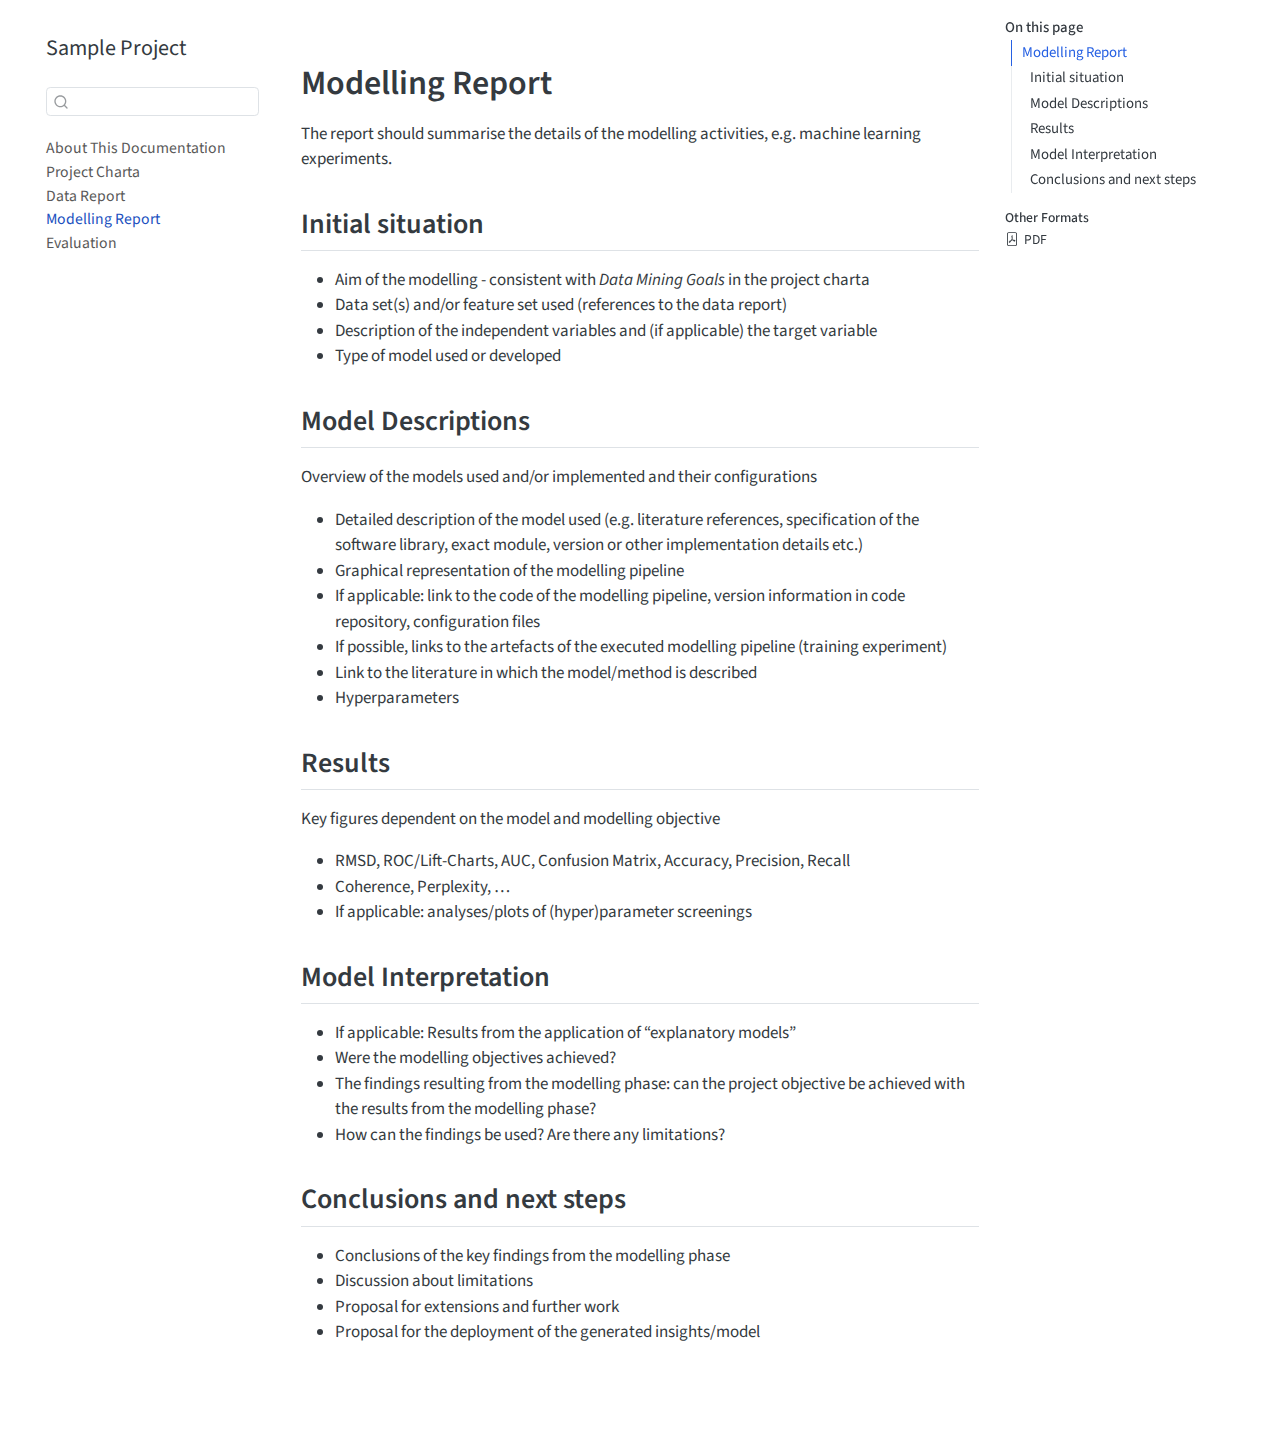
<file: modelling_report.html>
<!DOCTYPE html>
<html xmlns="http://www.w3.org/1999/xhtml" lang="en" xml:lang="en"><head>

<meta charset="utf-8">
<meta name="generator" content="quarto-1.7.32">

<meta name="viewport" content="width=device-width, initial-scale=1.0, user-scalable=yes">


<title>modelling_report – Sample Project</title>
<style>
code{white-space: pre-wrap;}
span.smallcaps{font-variant: small-caps;}
div.columns{display: flex; gap: min(4vw, 1.5em);}
div.column{flex: auto; overflow-x: auto;}
div.hanging-indent{margin-left: 1.5em; text-indent: -1.5em;}
ul.task-list{list-style: none;}
ul.task-list li input[type="checkbox"] {
  width: 0.8em;
  margin: 0 0.8em 0.2em -1em; /* quarto-specific, see https://github.com/quarto-dev/quarto-cli/issues/4556 */ 
  vertical-align: middle;
}
</style>


<script src="site_libs/quarto-nav/quarto-nav.js"></script>
<script src="site_libs/quarto-nav/headroom.min.js"></script>
<script src="site_libs/clipboard/clipboard.min.js"></script>
<script src="site_libs/quarto-search/autocomplete.umd.js"></script>
<script src="site_libs/quarto-search/fuse.min.js"></script>
<script src="site_libs/quarto-search/quarto-search.js"></script>
<meta name="quarto:offset" content="./">
<script src="site_libs/quarto-html/quarto.js" type="module"></script>
<script src="site_libs/quarto-html/tabsets/tabsets.js" type="module"></script>
<script src="site_libs/quarto-html/popper.min.js"></script>
<script src="site_libs/quarto-html/tippy.umd.min.js"></script>
<script src="site_libs/quarto-html/anchor.min.js"></script>
<link href="site_libs/quarto-html/tippy.css" rel="stylesheet">
<link href="site_libs/quarto-html/quarto-syntax-highlighting-37eea08aefeeee20ff55810ff984fec1.css" rel="stylesheet" id="quarto-text-highlighting-styles">
<script src="site_libs/bootstrap/bootstrap.min.js"></script>
<link href="site_libs/bootstrap/bootstrap-icons.css" rel="stylesheet">
<link href="site_libs/bootstrap/bootstrap-fe0ede6208eab8356951b236c18fccfe.min.css" rel="stylesheet" append-hash="true" id="quarto-bootstrap" data-mode="light">
<script id="quarto-search-options" type="application/json">{
  "location": "sidebar",
  "copy-button": false,
  "collapse-after": 3,
  "panel-placement": "start",
  "type": "textbox",
  "limit": 50,
  "keyboard-shortcut": [
    "f",
    "/",
    "s"
  ],
  "show-item-context": false,
  "language": {
    "search-no-results-text": "No results",
    "search-matching-documents-text": "matching documents",
    "search-copy-link-title": "Copy link to search",
    "search-hide-matches-text": "Hide additional matches",
    "search-more-match-text": "more match in this document",
    "search-more-matches-text": "more matches in this document",
    "search-clear-button-title": "Clear",
    "search-text-placeholder": "",
    "search-detached-cancel-button-title": "Cancel",
    "search-submit-button-title": "Submit",
    "search-label": "Search"
  }
}</script>


<link rel="stylesheet" href="styles.css">
</head>

<body class="nav-sidebar floating quarto-light">

<div id="quarto-search-results"></div>
  <header id="quarto-header" class="headroom fixed-top">
  <nav class="quarto-secondary-nav">
    <div class="container-fluid d-flex">
      <button type="button" class="quarto-btn-toggle btn" data-bs-toggle="collapse" role="button" data-bs-target=".quarto-sidebar-collapse-item" aria-controls="quarto-sidebar" aria-expanded="false" aria-label="Toggle sidebar navigation" onclick="if (window.quartoToggleHeadroom) { window.quartoToggleHeadroom(); }">
        <i class="bi bi-layout-text-sidebar-reverse"></i>
      </button>
        <nav class="quarto-page-breadcrumbs" aria-label="breadcrumb"><ol class="breadcrumb"><li class="breadcrumb-item"><a href="./modelling_report.html">Modelling Report</a></li></ol></nav>
        <a class="flex-grow-1" role="navigation" data-bs-toggle="collapse" data-bs-target=".quarto-sidebar-collapse-item" aria-controls="quarto-sidebar" aria-expanded="false" aria-label="Toggle sidebar navigation" onclick="if (window.quartoToggleHeadroom) { window.quartoToggleHeadroom(); }">      
        </a>
      <button type="button" class="btn quarto-search-button" aria-label="Search" onclick="window.quartoOpenSearch();">
        <i class="bi bi-search"></i>
      </button>
    </div>
  </nav>
</header>
<!-- content -->
<div id="quarto-content" class="quarto-container page-columns page-rows-contents page-layout-article">
<!-- sidebar -->
  <nav id="quarto-sidebar" class="sidebar collapse collapse-horizontal quarto-sidebar-collapse-item sidebar-navigation floating overflow-auto">
    <div class="pt-lg-2 mt-2 text-left sidebar-header">
    <div class="sidebar-title mb-0 py-0">
      <a href="./">Sample Project</a> 
    </div>
      </div>
        <div class="mt-2 flex-shrink-0 align-items-center">
        <div class="sidebar-search">
        <div id="quarto-search" class="" title="Search"></div>
        </div>
        </div>
    <div class="sidebar-menu-container"> 
    <ul class="list-unstyled mt-1">
        <li class="sidebar-item">
  <div class="sidebar-item-container"> 
  <a href="./index.html" class="sidebar-item-text sidebar-link">
 <span class="menu-text">About This Documentation</span></a>
  </div>
</li>
        <li class="sidebar-item">
  <div class="sidebar-item-container"> 
  <a href="./project_charta.html" class="sidebar-item-text sidebar-link">
 <span class="menu-text">Project Charta</span></a>
  </div>
</li>
        <li class="sidebar-item">
  <div class="sidebar-item-container"> 
  <a href="./data_report.html" class="sidebar-item-text sidebar-link">
 <span class="menu-text">Data Report</span></a>
  </div>
</li>
        <li class="sidebar-item">
  <div class="sidebar-item-container"> 
  <a href="./modelling_report.html" class="sidebar-item-text sidebar-link active">
 <span class="menu-text">Modelling Report</span></a>
  </div>
</li>
        <li class="sidebar-item">
  <div class="sidebar-item-container"> 
  <a href="./evaluation.html" class="sidebar-item-text sidebar-link">
 <span class="menu-text">Evaluation</span></a>
  </div>
</li>
    </ul>
    </div>
</nav>
<div id="quarto-sidebar-glass" class="quarto-sidebar-collapse-item" data-bs-toggle="collapse" data-bs-target=".quarto-sidebar-collapse-item"></div>
<!-- margin-sidebar -->
    <div id="quarto-margin-sidebar" class="sidebar margin-sidebar">
        <nav id="TOC" role="doc-toc" class="toc-active">
    <h2 id="toc-title">On this page</h2>
   
  <ul>
  <li><a href="#modelling-report" id="toc-modelling-report" class="nav-link active" data-scroll-target="#modelling-report">Modelling Report</a>
  <ul class="collapse">
  <li><a href="#initial-situation" id="toc-initial-situation" class="nav-link" data-scroll-target="#initial-situation">Initial situation</a></li>
  <li><a href="#model-descriptions" id="toc-model-descriptions" class="nav-link" data-scroll-target="#model-descriptions">Model Descriptions</a></li>
  <li><a href="#results" id="toc-results" class="nav-link" data-scroll-target="#results">Results</a></li>
  <li><a href="#model-interpretation" id="toc-model-interpretation" class="nav-link" data-scroll-target="#model-interpretation">Model Interpretation</a></li>
  <li><a href="#conclusions-and-next-steps" id="toc-conclusions-and-next-steps" class="nav-link" data-scroll-target="#conclusions-and-next-steps">Conclusions and next steps</a></li>
  </ul></li>
  </ul>
<div class="quarto-alternate-formats"><h2>Other Formats</h2><ul><li><a href="modelling_report.pdf"><i class="bi bi-file-pdf"></i>PDF</a></li></ul></div></nav>
    </div>
<!-- main -->
<main class="content" id="quarto-document-content"><header id="title-block-header" class="quarto-title-block"></header>




<section id="modelling-report" class="level1">
<h1>Modelling Report</h1>
<p>The report should summarise the details of the modelling activities, e.g.&nbsp;machine learning experiments.</p>
<section id="initial-situation" class="level2">
<h2 class="anchored" data-anchor-id="initial-situation">Initial situation</h2>
<ul>
<li>Aim of the modelling - consistent with <em>Data Mining Goals</em> in the project charta</li>
<li>Data set(s) and/or feature set used (references to the data report)</li>
<li>Description of the independent variables and (if applicable) the target variable</li>
<li>Type of model used or developed</li>
</ul>
</section>
<section id="model-descriptions" class="level2">
<h2 class="anchored" data-anchor-id="model-descriptions">Model Descriptions</h2>
<p>Overview of the models used and/or implemented and their configurations</p>
<ul>
<li>Detailed description of the model used (e.g.&nbsp;literature references, specification of the software library, exact module, version or other implementation details etc.)</li>
<li>Graphical representation of the modelling pipeline</li>
<li>If applicable: link to the code of the modelling pipeline, version information in code repository, configuration files</li>
<li>If possible, links to the artefacts of the executed modelling pipeline (training experiment)</li>
<li>Link to the literature in which the model/method is described</li>
<li>Hyperparameters</li>
</ul>
</section>
<section id="results" class="level2">
<h2 class="anchored" data-anchor-id="results">Results</h2>
<p>Key figures dependent on the model and modelling objective</p>
<ul>
<li>RMSD, ROC/Lift-Charts, AUC, Confusion Matrix, Accuracy, Precision, Recall</li>
<li>Coherence, Perplexity, …</li>
<li>If applicable: analyses/plots of (hyper)parameter screenings</li>
</ul>
</section>
<section id="model-interpretation" class="level2">
<h2 class="anchored" data-anchor-id="model-interpretation">Model Interpretation</h2>
<ul>
<li>If applicable: Results from the application of “explanatory models”</li>
<li>Were the modelling objectives achieved?</li>
<li>The findings resulting from the modelling phase: can the project objective be achieved with the results from the modelling phase?</li>
<li>How can the findings be used? Are there any limitations?</li>
</ul>
</section>
<section id="conclusions-and-next-steps" class="level2">
<h2 class="anchored" data-anchor-id="conclusions-and-next-steps">Conclusions and next steps</h2>
<ul>
<li>Conclusions of the key findings from the modelling phase</li>
<li>Discussion about limitations</li>
<li>Proposal for extensions and further work</li>
<li>Proposal for the deployment of the generated insights/model</li>
</ul>


</section>
</section>

</main> <!-- /main -->
<script id="quarto-html-after-body" type="application/javascript">
  window.document.addEventListener("DOMContentLoaded", function (event) {
    const icon = "";
    const anchorJS = new window.AnchorJS();
    anchorJS.options = {
      placement: 'right',
      icon: icon
    };
    anchorJS.add('.anchored');
    const isCodeAnnotation = (el) => {
      for (const clz of el.classList) {
        if (clz.startsWith('code-annotation-')) {                     
          return true;
        }
      }
      return false;
    }
    const onCopySuccess = function(e) {
      // button target
      const button = e.trigger;
      // don't keep focus
      button.blur();
      // flash "checked"
      button.classList.add('code-copy-button-checked');
      var currentTitle = button.getAttribute("title");
      button.setAttribute("title", "Copied!");
      let tooltip;
      if (window.bootstrap) {
        button.setAttribute("data-bs-toggle", "tooltip");
        button.setAttribute("data-bs-placement", "left");
        button.setAttribute("data-bs-title", "Copied!");
        tooltip = new bootstrap.Tooltip(button, 
          { trigger: "manual", 
            customClass: "code-copy-button-tooltip",
            offset: [0, -8]});
        tooltip.show();    
      }
      setTimeout(function() {
        if (tooltip) {
          tooltip.hide();
          button.removeAttribute("data-bs-title");
          button.removeAttribute("data-bs-toggle");
          button.removeAttribute("data-bs-placement");
        }
        button.setAttribute("title", currentTitle);
        button.classList.remove('code-copy-button-checked');
      }, 1000);
      // clear code selection
      e.clearSelection();
    }
    const getTextToCopy = function(trigger) {
        const codeEl = trigger.previousElementSibling.cloneNode(true);
        for (const childEl of codeEl.children) {
          if (isCodeAnnotation(childEl)) {
            childEl.remove();
          }
        }
        return codeEl.innerText;
    }
    const clipboard = new window.ClipboardJS('.code-copy-button:not([data-in-quarto-modal])', {
      text: getTextToCopy
    });
    clipboard.on('success', onCopySuccess);
    if (window.document.getElementById('quarto-embedded-source-code-modal')) {
      const clipboardModal = new window.ClipboardJS('.code-copy-button[data-in-quarto-modal]', {
        text: getTextToCopy,
        container: window.document.getElementById('quarto-embedded-source-code-modal')
      });
      clipboardModal.on('success', onCopySuccess);
    }
      var localhostRegex = new RegExp(/^(?:http|https):\/\/localhost\:?[0-9]*\//);
      var mailtoRegex = new RegExp(/^mailto:/);
        var filterRegex = new RegExp("https:\/\/lizstahlbaum\.github\.io\/projectTemp\/");
      var isInternal = (href) => {
          return filterRegex.test(href) || localhostRegex.test(href) || mailtoRegex.test(href);
      }
      // Inspect non-navigation links and adorn them if external
     var links = window.document.querySelectorAll('a[href]:not(.nav-link):not(.navbar-brand):not(.toc-action):not(.sidebar-link):not(.sidebar-item-toggle):not(.pagination-link):not(.no-external):not([aria-hidden]):not(.dropdown-item):not(.quarto-navigation-tool):not(.about-link)');
      for (var i=0; i<links.length; i++) {
        const link = links[i];
        if (!isInternal(link.href)) {
          // undo the damage that might have been done by quarto-nav.js in the case of
          // links that we want to consider external
          if (link.dataset.originalHref !== undefined) {
            link.href = link.dataset.originalHref;
          }
        }
      }
    function tippyHover(el, contentFn, onTriggerFn, onUntriggerFn) {
      const config = {
        allowHTML: true,
        maxWidth: 500,
        delay: 100,
        arrow: false,
        appendTo: function(el) {
            return el.parentElement;
        },
        interactive: true,
        interactiveBorder: 10,
        theme: 'quarto',
        placement: 'bottom-start',
      };
      if (contentFn) {
        config.content = contentFn;
      }
      if (onTriggerFn) {
        config.onTrigger = onTriggerFn;
      }
      if (onUntriggerFn) {
        config.onUntrigger = onUntriggerFn;
      }
      window.tippy(el, config); 
    }
    const noterefs = window.document.querySelectorAll('a[role="doc-noteref"]');
    for (var i=0; i<noterefs.length; i++) {
      const ref = noterefs[i];
      tippyHover(ref, function() {
        // use id or data attribute instead here
        let href = ref.getAttribute('data-footnote-href') || ref.getAttribute('href');
        try { href = new URL(href).hash; } catch {}
        const id = href.replace(/^#\/?/, "");
        const note = window.document.getElementById(id);
        if (note) {
          return note.innerHTML;
        } else {
          return "";
        }
      });
    }
    const xrefs = window.document.querySelectorAll('a.quarto-xref');
    const processXRef = (id, note) => {
      // Strip column container classes
      const stripColumnClz = (el) => {
        el.classList.remove("page-full", "page-columns");
        if (el.children) {
          for (const child of el.children) {
            stripColumnClz(child);
          }
        }
      }
      stripColumnClz(note)
      if (id === null || id.startsWith('sec-')) {
        // Special case sections, only their first couple elements
        const container = document.createElement("div");
        if (note.children && note.children.length > 2) {
          container.appendChild(note.children[0].cloneNode(true));
          for (let i = 1; i < note.children.length; i++) {
            const child = note.children[i];
            if (child.tagName === "P" && child.innerText === "") {
              continue;
            } else {
              container.appendChild(child.cloneNode(true));
              break;
            }
          }
          if (window.Quarto?.typesetMath) {
            window.Quarto.typesetMath(container);
          }
          return container.innerHTML
        } else {
          if (window.Quarto?.typesetMath) {
            window.Quarto.typesetMath(note);
          }
          return note.innerHTML;
        }
      } else {
        // Remove any anchor links if they are present
        const anchorLink = note.querySelector('a.anchorjs-link');
        if (anchorLink) {
          anchorLink.remove();
        }
        if (window.Quarto?.typesetMath) {
          window.Quarto.typesetMath(note);
        }
        if (note.classList.contains("callout")) {
          return note.outerHTML;
        } else {
          return note.innerHTML;
        }
      }
    }
    for (var i=0; i<xrefs.length; i++) {
      const xref = xrefs[i];
      tippyHover(xref, undefined, function(instance) {
        instance.disable();
        let url = xref.getAttribute('href');
        let hash = undefined; 
        if (url.startsWith('#')) {
          hash = url;
        } else {
          try { hash = new URL(url).hash; } catch {}
        }
        if (hash) {
          const id = hash.replace(/^#\/?/, "");
          const note = window.document.getElementById(id);
          if (note !== null) {
            try {
              const html = processXRef(id, note.cloneNode(true));
              instance.setContent(html);
            } finally {
              instance.enable();
              instance.show();
            }
          } else {
            // See if we can fetch this
            fetch(url.split('#')[0])
            .then(res => res.text())
            .then(html => {
              const parser = new DOMParser();
              const htmlDoc = parser.parseFromString(html, "text/html");
              const note = htmlDoc.getElementById(id);
              if (note !== null) {
                const html = processXRef(id, note);
                instance.setContent(html);
              } 
            }).finally(() => {
              instance.enable();
              instance.show();
            });
          }
        } else {
          // See if we can fetch a full url (with no hash to target)
          // This is a special case and we should probably do some content thinning / targeting
          fetch(url)
          .then(res => res.text())
          .then(html => {
            const parser = new DOMParser();
            const htmlDoc = parser.parseFromString(html, "text/html");
            const note = htmlDoc.querySelector('main.content');
            if (note !== null) {
              // This should only happen for chapter cross references
              // (since there is no id in the URL)
              // remove the first header
              if (note.children.length > 0 && note.children[0].tagName === "HEADER") {
                note.children[0].remove();
              }
              const html = processXRef(null, note);
              instance.setContent(html);
            } 
          }).finally(() => {
            instance.enable();
            instance.show();
          });
        }
      }, function(instance) {
      });
    }
        let selectedAnnoteEl;
        const selectorForAnnotation = ( cell, annotation) => {
          let cellAttr = 'data-code-cell="' + cell + '"';
          let lineAttr = 'data-code-annotation="' +  annotation + '"';
          const selector = 'span[' + cellAttr + '][' + lineAttr + ']';
          return selector;
        }
        const selectCodeLines = (annoteEl) => {
          const doc = window.document;
          const targetCell = annoteEl.getAttribute("data-target-cell");
          const targetAnnotation = annoteEl.getAttribute("data-target-annotation");
          const annoteSpan = window.document.querySelector(selectorForAnnotation(targetCell, targetAnnotation));
          const lines = annoteSpan.getAttribute("data-code-lines").split(",");
          const lineIds = lines.map((line) => {
            return targetCell + "-" + line;
          })
          let top = null;
          let height = null;
          let parent = null;
          if (lineIds.length > 0) {
              //compute the position of the single el (top and bottom and make a div)
              const el = window.document.getElementById(lineIds[0]);
              top = el.offsetTop;
              height = el.offsetHeight;
              parent = el.parentElement.parentElement;
            if (lineIds.length > 1) {
              const lastEl = window.document.getElementById(lineIds[lineIds.length - 1]);
              const bottom = lastEl.offsetTop + lastEl.offsetHeight;
              height = bottom - top;
            }
            if (top !== null && height !== null && parent !== null) {
              // cook up a div (if necessary) and position it 
              let div = window.document.getElementById("code-annotation-line-highlight");
              if (div === null) {
                div = window.document.createElement("div");
                div.setAttribute("id", "code-annotation-line-highlight");
                div.style.position = 'absolute';
                parent.appendChild(div);
              }
              div.style.top = top - 2 + "px";
              div.style.height = height + 4 + "px";
              div.style.left = 0;
              let gutterDiv = window.document.getElementById("code-annotation-line-highlight-gutter");
              if (gutterDiv === null) {
                gutterDiv = window.document.createElement("div");
                gutterDiv.setAttribute("id", "code-annotation-line-highlight-gutter");
                gutterDiv.style.position = 'absolute';
                const codeCell = window.document.getElementById(targetCell);
                const gutter = codeCell.querySelector('.code-annotation-gutter');
                gutter.appendChild(gutterDiv);
              }
              gutterDiv.style.top = top - 2 + "px";
              gutterDiv.style.height = height + 4 + "px";
            }
            selectedAnnoteEl = annoteEl;
          }
        };
        const unselectCodeLines = () => {
          const elementsIds = ["code-annotation-line-highlight", "code-annotation-line-highlight-gutter"];
          elementsIds.forEach((elId) => {
            const div = window.document.getElementById(elId);
            if (div) {
              div.remove();
            }
          });
          selectedAnnoteEl = undefined;
        };
          // Handle positioning of the toggle
      window.addEventListener(
        "resize",
        throttle(() => {
          elRect = undefined;
          if (selectedAnnoteEl) {
            selectCodeLines(selectedAnnoteEl);
          }
        }, 10)
      );
      function throttle(fn, ms) {
      let throttle = false;
      let timer;
        return (...args) => {
          if(!throttle) { // first call gets through
              fn.apply(this, args);
              throttle = true;
          } else { // all the others get throttled
              if(timer) clearTimeout(timer); // cancel #2
              timer = setTimeout(() => {
                fn.apply(this, args);
                timer = throttle = false;
              }, ms);
          }
        };
      }
        // Attach click handler to the DT
        const annoteDls = window.document.querySelectorAll('dt[data-target-cell]');
        for (const annoteDlNode of annoteDls) {
          annoteDlNode.addEventListener('click', (event) => {
            const clickedEl = event.target;
            if (clickedEl !== selectedAnnoteEl) {
              unselectCodeLines();
              const activeEl = window.document.querySelector('dt[data-target-cell].code-annotation-active');
              if (activeEl) {
                activeEl.classList.remove('code-annotation-active');
              }
              selectCodeLines(clickedEl);
              clickedEl.classList.add('code-annotation-active');
            } else {
              // Unselect the line
              unselectCodeLines();
              clickedEl.classList.remove('code-annotation-active');
            }
          });
        }
    const findCites = (el) => {
      const parentEl = el.parentElement;
      if (parentEl) {
        const cites = parentEl.dataset.cites;
        if (cites) {
          return {
            el,
            cites: cites.split(' ')
          };
        } else {
          return findCites(el.parentElement)
        }
      } else {
        return undefined;
      }
    };
    var bibliorefs = window.document.querySelectorAll('a[role="doc-biblioref"]');
    for (var i=0; i<bibliorefs.length; i++) {
      const ref = bibliorefs[i];
      const citeInfo = findCites(ref);
      if (citeInfo) {
        tippyHover(citeInfo.el, function() {
          var popup = window.document.createElement('div');
          citeInfo.cites.forEach(function(cite) {
            var citeDiv = window.document.createElement('div');
            citeDiv.classList.add('hanging-indent');
            citeDiv.classList.add('csl-entry');
            var biblioDiv = window.document.getElementById('ref-' + cite);
            if (biblioDiv) {
              citeDiv.innerHTML = biblioDiv.innerHTML;
            }
            popup.appendChild(citeDiv);
          });
          return popup.innerHTML;
        });
      }
    }
  });
  </script>
</div> <!-- /content -->




</body></html>
</file>
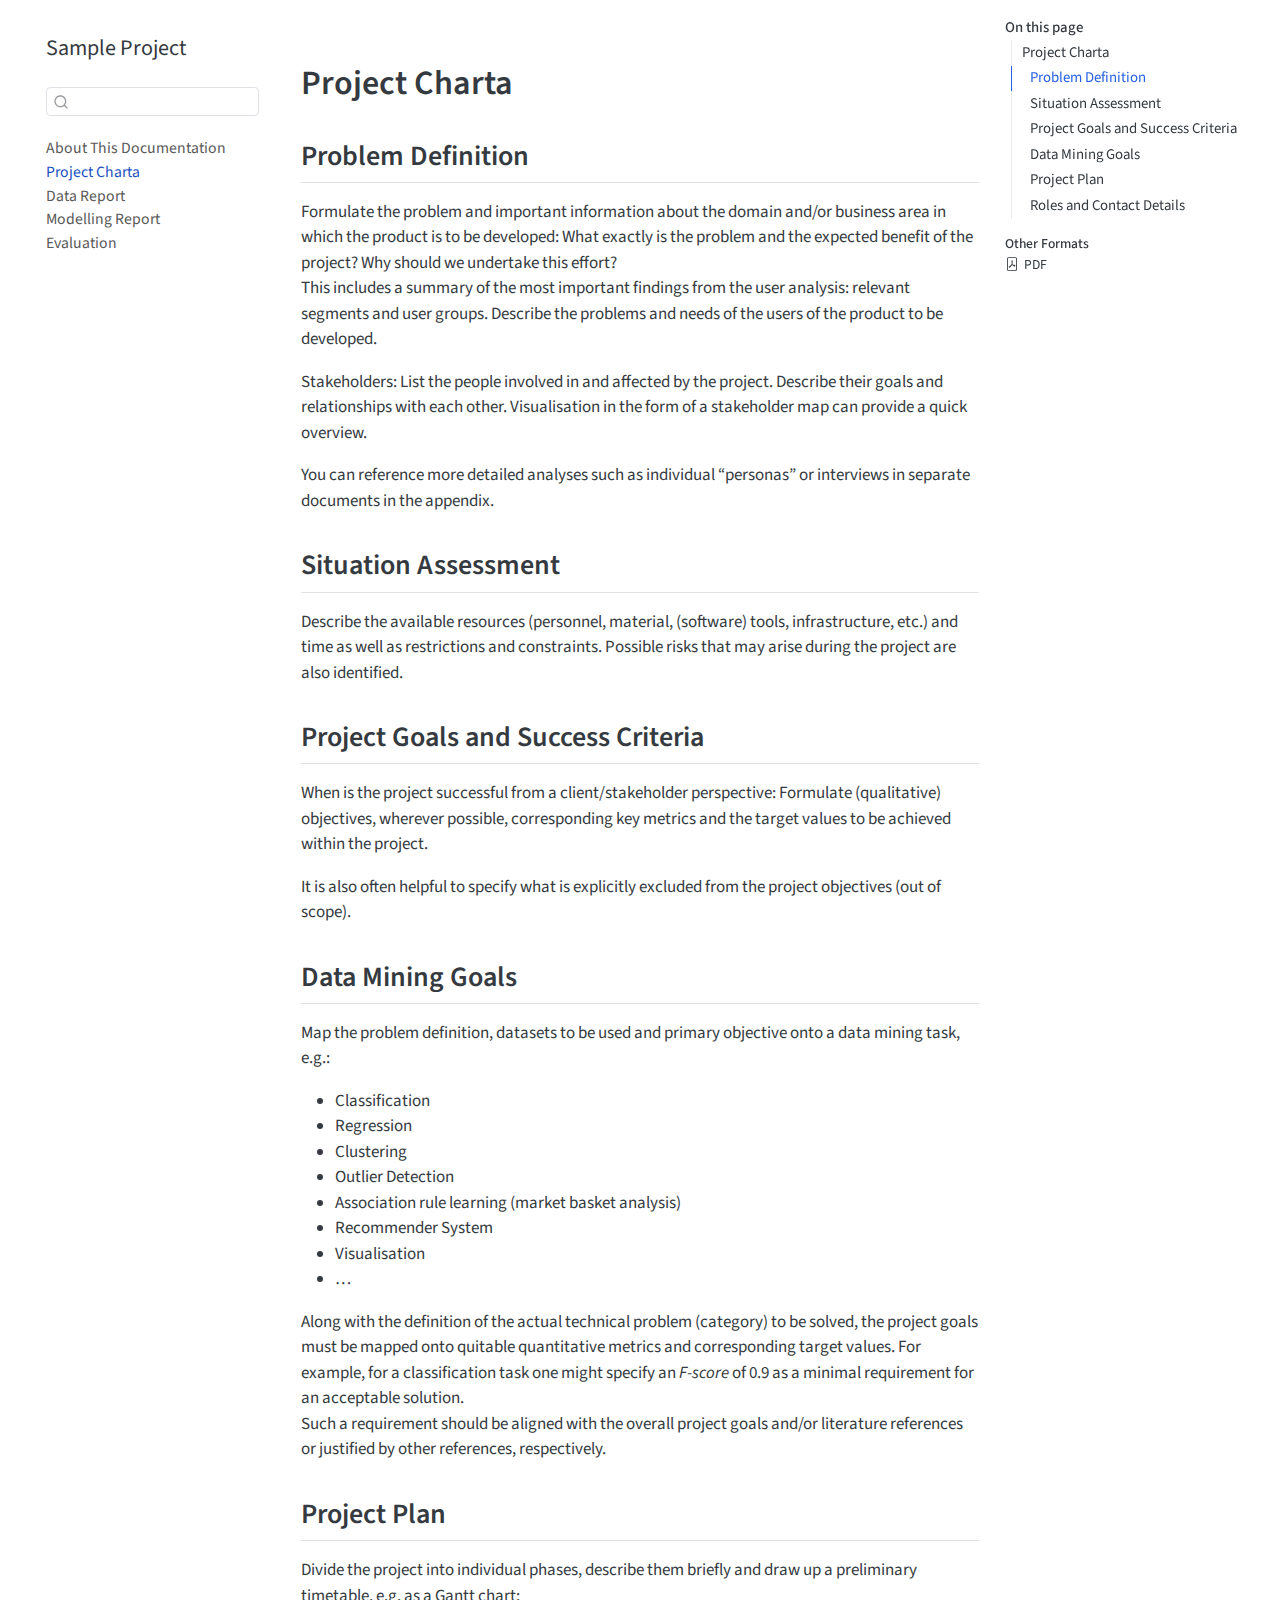
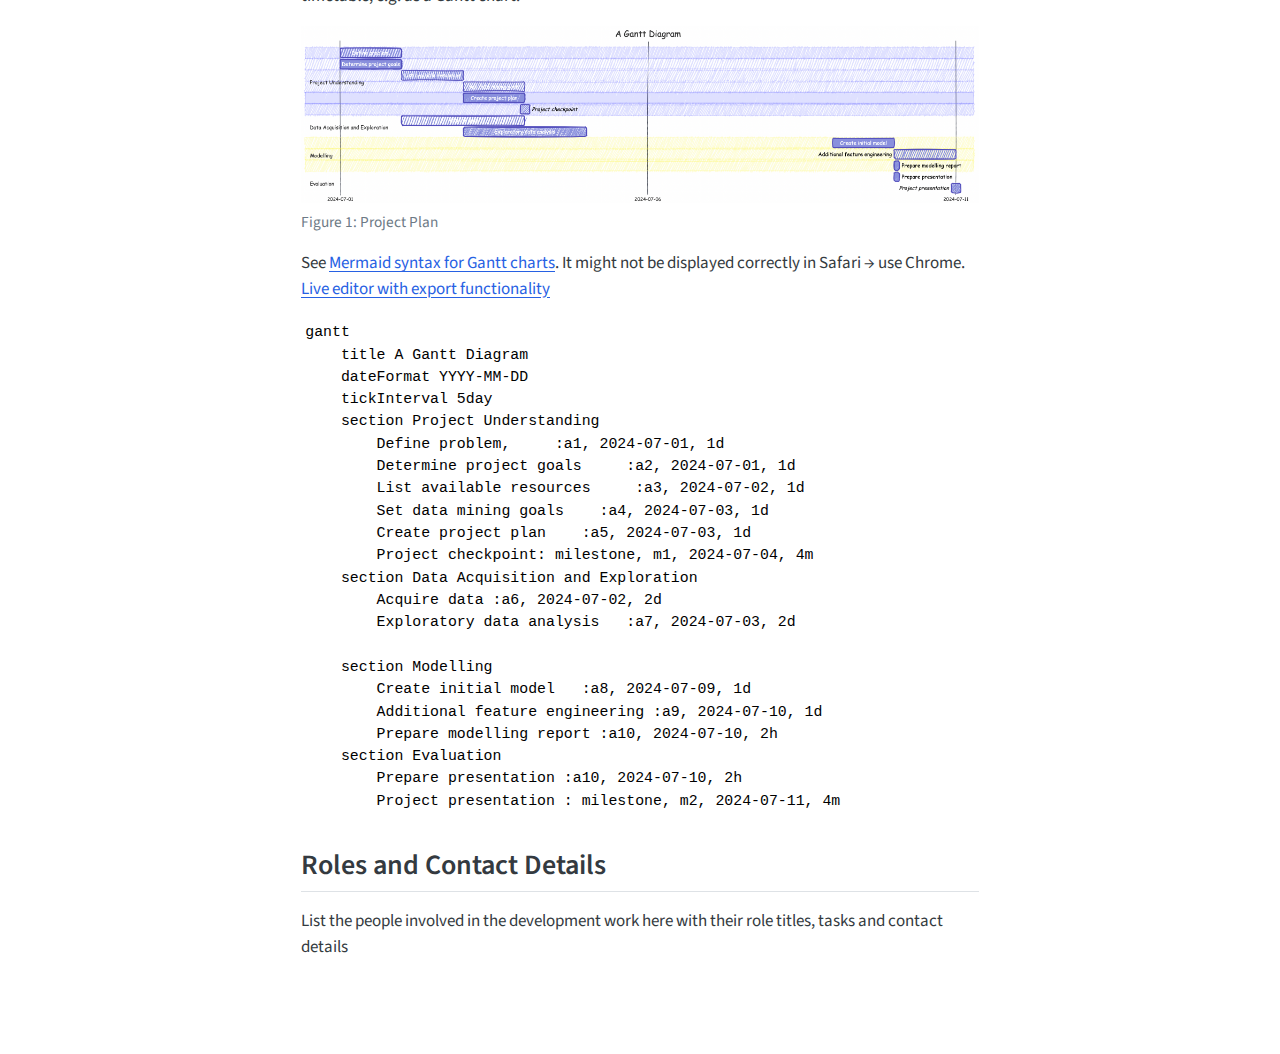
<file: project_charta.html>
<!DOCTYPE html>
<html xmlns="http://www.w3.org/1999/xhtml" lang="en" xml:lang="en"><head>

<meta charset="utf-8">
<meta name="generator" content="quarto-1.7.32">

<meta name="viewport" content="width=device-width, initial-scale=1.0, user-scalable=yes">


<title>project_charta – Sample Project</title>
<style>
code{white-space: pre-wrap;}
span.smallcaps{font-variant: small-caps;}
div.columns{display: flex; gap: min(4vw, 1.5em);}
div.column{flex: auto; overflow-x: auto;}
div.hanging-indent{margin-left: 1.5em; text-indent: -1.5em;}
ul.task-list{list-style: none;}
ul.task-list li input[type="checkbox"] {
  width: 0.8em;
  margin: 0 0.8em 0.2em -1em; /* quarto-specific, see https://github.com/quarto-dev/quarto-cli/issues/4556 */ 
  vertical-align: middle;
}
</style>


<script src="site_libs/quarto-nav/quarto-nav.js"></script>
<script src="site_libs/quarto-nav/headroom.min.js"></script>
<script src="site_libs/clipboard/clipboard.min.js"></script>
<script src="site_libs/quarto-search/autocomplete.umd.js"></script>
<script src="site_libs/quarto-search/fuse.min.js"></script>
<script src="site_libs/quarto-search/quarto-search.js"></script>
<meta name="quarto:offset" content="./">
<script src="site_libs/quarto-html/quarto.js" type="module"></script>
<script src="site_libs/quarto-html/tabsets/tabsets.js" type="module"></script>
<script src="site_libs/quarto-html/popper.min.js"></script>
<script src="site_libs/quarto-html/tippy.umd.min.js"></script>
<script src="site_libs/quarto-html/anchor.min.js"></script>
<link href="site_libs/quarto-html/tippy.css" rel="stylesheet">
<link href="site_libs/quarto-html/quarto-syntax-highlighting-37eea08aefeeee20ff55810ff984fec1.css" rel="stylesheet" id="quarto-text-highlighting-styles">
<script src="site_libs/bootstrap/bootstrap.min.js"></script>
<link href="site_libs/bootstrap/bootstrap-icons.css" rel="stylesheet">
<link href="site_libs/bootstrap/bootstrap-fe0ede6208eab8356951b236c18fccfe.min.css" rel="stylesheet" append-hash="true" id="quarto-bootstrap" data-mode="light">
<script id="quarto-search-options" type="application/json">{
  "location": "sidebar",
  "copy-button": false,
  "collapse-after": 3,
  "panel-placement": "start",
  "type": "textbox",
  "limit": 50,
  "keyboard-shortcut": [
    "f",
    "/",
    "s"
  ],
  "show-item-context": false,
  "language": {
    "search-no-results-text": "No results",
    "search-matching-documents-text": "matching documents",
    "search-copy-link-title": "Copy link to search",
    "search-hide-matches-text": "Hide additional matches",
    "search-more-match-text": "more match in this document",
    "search-more-matches-text": "more matches in this document",
    "search-clear-button-title": "Clear",
    "search-text-placeholder": "",
    "search-detached-cancel-button-title": "Cancel",
    "search-submit-button-title": "Submit",
    "search-label": "Search"
  }
}</script>


<link rel="stylesheet" href="styles.css">
</head>

<body class="nav-sidebar floating quarto-light">

<div id="quarto-search-results"></div>
  <header id="quarto-header" class="headroom fixed-top">
  <nav class="quarto-secondary-nav">
    <div class="container-fluid d-flex">
      <button type="button" class="quarto-btn-toggle btn" data-bs-toggle="collapse" role="button" data-bs-target=".quarto-sidebar-collapse-item" aria-controls="quarto-sidebar" aria-expanded="false" aria-label="Toggle sidebar navigation" onclick="if (window.quartoToggleHeadroom) { window.quartoToggleHeadroom(); }">
        <i class="bi bi-layout-text-sidebar-reverse"></i>
      </button>
        <nav class="quarto-page-breadcrumbs" aria-label="breadcrumb"><ol class="breadcrumb"><li class="breadcrumb-item"><a href="./project_charta.html">Project Charta</a></li></ol></nav>
        <a class="flex-grow-1" role="navigation" data-bs-toggle="collapse" data-bs-target=".quarto-sidebar-collapse-item" aria-controls="quarto-sidebar" aria-expanded="false" aria-label="Toggle sidebar navigation" onclick="if (window.quartoToggleHeadroom) { window.quartoToggleHeadroom(); }">      
        </a>
      <button type="button" class="btn quarto-search-button" aria-label="Search" onclick="window.quartoOpenSearch();">
        <i class="bi bi-search"></i>
      </button>
    </div>
  </nav>
</header>
<!-- content -->
<div id="quarto-content" class="quarto-container page-columns page-rows-contents page-layout-article">
<!-- sidebar -->
  <nav id="quarto-sidebar" class="sidebar collapse collapse-horizontal quarto-sidebar-collapse-item sidebar-navigation floating overflow-auto">
    <div class="pt-lg-2 mt-2 text-left sidebar-header">
    <div class="sidebar-title mb-0 py-0">
      <a href="./">Sample Project</a> 
    </div>
      </div>
        <div class="mt-2 flex-shrink-0 align-items-center">
        <div class="sidebar-search">
        <div id="quarto-search" class="" title="Search"></div>
        </div>
        </div>
    <div class="sidebar-menu-container"> 
    <ul class="list-unstyled mt-1">
        <li class="sidebar-item">
  <div class="sidebar-item-container"> 
  <a href="./index.html" class="sidebar-item-text sidebar-link">
 <span class="menu-text">About This Documentation</span></a>
  </div>
</li>
        <li class="sidebar-item">
  <div class="sidebar-item-container"> 
  <a href="./project_charta.html" class="sidebar-item-text sidebar-link active">
 <span class="menu-text">Project Charta</span></a>
  </div>
</li>
        <li class="sidebar-item">
  <div class="sidebar-item-container"> 
  <a href="./data_report.html" class="sidebar-item-text sidebar-link">
 <span class="menu-text">Data Report</span></a>
  </div>
</li>
        <li class="sidebar-item">
  <div class="sidebar-item-container"> 
  <a href="./modelling_report.html" class="sidebar-item-text sidebar-link">
 <span class="menu-text">Modelling Report</span></a>
  </div>
</li>
        <li class="sidebar-item">
  <div class="sidebar-item-container"> 
  <a href="./evaluation.html" class="sidebar-item-text sidebar-link">
 <span class="menu-text">Evaluation</span></a>
  </div>
</li>
    </ul>
    </div>
</nav>
<div id="quarto-sidebar-glass" class="quarto-sidebar-collapse-item" data-bs-toggle="collapse" data-bs-target=".quarto-sidebar-collapse-item"></div>
<!-- margin-sidebar -->
    <div id="quarto-margin-sidebar" class="sidebar margin-sidebar">
        <nav id="TOC" role="doc-toc" class="toc-active">
    <h2 id="toc-title">On this page</h2>
   
  <ul>
  <li><a href="#project-charta" id="toc-project-charta" class="nav-link active" data-scroll-target="#project-charta">Project Charta</a>
  <ul class="collapse">
  <li><a href="#problem-definition" id="toc-problem-definition" class="nav-link" data-scroll-target="#problem-definition">Problem Definition</a></li>
  <li><a href="#situation-assessment" id="toc-situation-assessment" class="nav-link" data-scroll-target="#situation-assessment">Situation Assessment</a></li>
  <li><a href="#project-goals-and-success-criteria" id="toc-project-goals-and-success-criteria" class="nav-link" data-scroll-target="#project-goals-and-success-criteria">Project Goals and Success Criteria</a></li>
  <li><a href="#data-mining-goals" id="toc-data-mining-goals" class="nav-link" data-scroll-target="#data-mining-goals">Data Mining Goals</a></li>
  <li><a href="#project-plan" id="toc-project-plan" class="nav-link" data-scroll-target="#project-plan">Project Plan</a></li>
  <li><a href="#roles-and-contact-details" id="toc-roles-and-contact-details" class="nav-link" data-scroll-target="#roles-and-contact-details">Roles and Contact Details</a></li>
  </ul></li>
  </ul>
<div class="quarto-alternate-formats"><h2>Other Formats</h2><ul><li><a href="project_charta.pdf"><i class="bi bi-file-pdf"></i>PDF</a></li></ul></div></nav>
    </div>
<!-- main -->
<main class="content" id="quarto-document-content"><header id="title-block-header" class="quarto-title-block"></header>




<section id="project-charta" class="level1">
<h1>Project Charta</h1>
<section id="problem-definition" class="level2">
<h2 class="anchored" data-anchor-id="problem-definition">Problem Definition</h2>
<p>Formulate the problem and important information about the domain and/or business area in which the product is to be developed: What exactly is the problem and the expected benefit of the project? Why should we undertake this effort?<br>
This includes a summary of the most important findings from the user analysis: relevant segments and user groups. Describe the problems and needs of the users of the product to be developed.</p>
<p>Stakeholders: List the people involved in and affected by the project. Describe their goals and relationships with each other. Visualisation in the form of a stakeholder map can provide a quick overview.</p>
<p>You can reference more detailed analyses such as individual “personas” or interviews in separate documents in the appendix.</p>
</section>
<section id="situation-assessment" class="level2">
<h2 class="anchored" data-anchor-id="situation-assessment">Situation Assessment</h2>
<p>Describe the available resources (personnel, material, (software) tools, infrastructure, etc.) and time as well as restrictions and constraints. Possible risks that may arise during the project are also identified.</p>
</section>
<section id="project-goals-and-success-criteria" class="level2">
<h2 class="anchored" data-anchor-id="project-goals-and-success-criteria">Project Goals and Success Criteria</h2>
<p>When is the project successful from a client/stakeholder perspective: Formulate (qualitative) objectives, wherever possible, corresponding key metrics and the target values to be achieved within the project.</p>
<p>It is also often helpful to specify what is explicitly excluded from the project objectives (out of scope).</p>
</section>
<section id="data-mining-goals" class="level2">
<h2 class="anchored" data-anchor-id="data-mining-goals">Data Mining Goals</h2>
<p>Map the problem definition, datasets to be used and primary objective onto a data mining task, e.g.:</p>
<ul>
<li>Classification</li>
<li>Regression</li>
<li>Clustering</li>
<li>Outlier Detection</li>
<li>Association rule learning (market basket analysis)</li>
<li>Recommender System</li>
<li>Visualisation</li>
<li>…</li>
</ul>
<p>Along with the definition of the actual technical problem (category) to be solved, the project goals must be mapped onto quitable quantitative metrics and corresponding target values. For example, for a classification task one might specify an <em>F-score</em> of 0.9 as a minimal requirement for an acceptable solution.<br>
Such a requirement should be aligned with the overall project goals and/or literature references or justified by other references, respectively.</p>
</section>
<section id="project-plan" class="level2">
<h2 class="anchored" data-anchor-id="project-plan">Project Plan</h2>
<p>Divide the project into individual phases, describe them briefly and draw up a preliminary timetable, e.g.&nbsp;as a Gantt chart:</p>
<div id="fig-project-plan" class="quarto-float quarto-figure quarto-figure-center anchored">
<figure class="quarto-float quarto-float-fig figure">
<div aria-describedby="fig-project-plan-caption-0ceaefa1-69ba-4598-a22c-09a6ac19f8ca">
<img src="pics/gantt-mermaid.png" class="img-fluid figure-img">
</div>
<figcaption class="quarto-float-caption-bottom quarto-float-caption quarto-float-fig" id="fig-project-plan-caption-0ceaefa1-69ba-4598-a22c-09a6ac19f8ca">
Figure&nbsp;1: Project Plan
</figcaption>
</figure>
</div>
<p>See <a href="https://mermaid.js.org/syntax/gantt.html">Mermaid syntax for Gantt charts</a>. It might not be displayed correctly in Safari → use Chrome. <a href="https://mermaid.live/">Live editor with export functionality</a></p>
<pre class="mermaid"><code>gantt
    title A Gantt Diagram
    dateFormat YYYY-MM-DD
    tickInterval 5day
    section Project Understanding
        Define problem,     :a1, 2024-07-01, 1d
        Determine project goals     :a2, 2024-07-01, 1d
        List available resources     :a3, 2024-07-02, 1d
        Set data mining goals    :a4, 2024-07-03, 1d
        Create project plan    :a5, 2024-07-03, 1d
        Project checkpoint: milestone, m1, 2024-07-04, 4m
    section Data Acquisition and Exploration
        Acquire data :a6, 2024-07-02, 2d
        Exploratory data analysis   :a7, 2024-07-03, 2d
        
    section Modelling
        Create initial model   :a8, 2024-07-09, 1d
        Additional feature engineering :a9, 2024-07-10, 1d
        Prepare modelling report :a10, 2024-07-10, 2h
    section Evaluation
        Prepare presentation :a10, 2024-07-10, 2h
        Project presentation : milestone, m2, 2024-07-11, 4m</code></pre>
</section>
<section id="roles-and-contact-details" class="level2">
<h2 class="anchored" data-anchor-id="roles-and-contact-details">Roles and Contact Details</h2>
<p>List the people involved in the development work here with their role titles, tasks and contact details</p>


</section>
</section>

</main> <!-- /main -->
<script id="quarto-html-after-body" type="application/javascript">
  window.document.addEventListener("DOMContentLoaded", function (event) {
    const icon = "";
    const anchorJS = new window.AnchorJS();
    anchorJS.options = {
      placement: 'right',
      icon: icon
    };
    anchorJS.add('.anchored');
    const isCodeAnnotation = (el) => {
      for (const clz of el.classList) {
        if (clz.startsWith('code-annotation-')) {                     
          return true;
        }
      }
      return false;
    }
    const onCopySuccess = function(e) {
      // button target
      const button = e.trigger;
      // don't keep focus
      button.blur();
      // flash "checked"
      button.classList.add('code-copy-button-checked');
      var currentTitle = button.getAttribute("title");
      button.setAttribute("title", "Copied!");
      let tooltip;
      if (window.bootstrap) {
        button.setAttribute("data-bs-toggle", "tooltip");
        button.setAttribute("data-bs-placement", "left");
        button.setAttribute("data-bs-title", "Copied!");
        tooltip = new bootstrap.Tooltip(button, 
          { trigger: "manual", 
            customClass: "code-copy-button-tooltip",
            offset: [0, -8]});
        tooltip.show();    
      }
      setTimeout(function() {
        if (tooltip) {
          tooltip.hide();
          button.removeAttribute("data-bs-title");
          button.removeAttribute("data-bs-toggle");
          button.removeAttribute("data-bs-placement");
        }
        button.setAttribute("title", currentTitle);
        button.classList.remove('code-copy-button-checked');
      }, 1000);
      // clear code selection
      e.clearSelection();
    }
    const getTextToCopy = function(trigger) {
        const codeEl = trigger.previousElementSibling.cloneNode(true);
        for (const childEl of codeEl.children) {
          if (isCodeAnnotation(childEl)) {
            childEl.remove();
          }
        }
        return codeEl.innerText;
    }
    const clipboard = new window.ClipboardJS('.code-copy-button:not([data-in-quarto-modal])', {
      text: getTextToCopy
    });
    clipboard.on('success', onCopySuccess);
    if (window.document.getElementById('quarto-embedded-source-code-modal')) {
      const clipboardModal = new window.ClipboardJS('.code-copy-button[data-in-quarto-modal]', {
        text: getTextToCopy,
        container: window.document.getElementById('quarto-embedded-source-code-modal')
      });
      clipboardModal.on('success', onCopySuccess);
    }
      var localhostRegex = new RegExp(/^(?:http|https):\/\/localhost\:?[0-9]*\//);
      var mailtoRegex = new RegExp(/^mailto:/);
        var filterRegex = new RegExp("https:\/\/lizstahlbaum\.github\.io\/projectTemp\/");
      var isInternal = (href) => {
          return filterRegex.test(href) || localhostRegex.test(href) || mailtoRegex.test(href);
      }
      // Inspect non-navigation links and adorn them if external
     var links = window.document.querySelectorAll('a[href]:not(.nav-link):not(.navbar-brand):not(.toc-action):not(.sidebar-link):not(.sidebar-item-toggle):not(.pagination-link):not(.no-external):not([aria-hidden]):not(.dropdown-item):not(.quarto-navigation-tool):not(.about-link)');
      for (var i=0; i<links.length; i++) {
        const link = links[i];
        if (!isInternal(link.href)) {
          // undo the damage that might have been done by quarto-nav.js in the case of
          // links that we want to consider external
          if (link.dataset.originalHref !== undefined) {
            link.href = link.dataset.originalHref;
          }
        }
      }
    function tippyHover(el, contentFn, onTriggerFn, onUntriggerFn) {
      const config = {
        allowHTML: true,
        maxWidth: 500,
        delay: 100,
        arrow: false,
        appendTo: function(el) {
            return el.parentElement;
        },
        interactive: true,
        interactiveBorder: 10,
        theme: 'quarto',
        placement: 'bottom-start',
      };
      if (contentFn) {
        config.content = contentFn;
      }
      if (onTriggerFn) {
        config.onTrigger = onTriggerFn;
      }
      if (onUntriggerFn) {
        config.onUntrigger = onUntriggerFn;
      }
      window.tippy(el, config); 
    }
    const noterefs = window.document.querySelectorAll('a[role="doc-noteref"]');
    for (var i=0; i<noterefs.length; i++) {
      const ref = noterefs[i];
      tippyHover(ref, function() {
        // use id or data attribute instead here
        let href = ref.getAttribute('data-footnote-href') || ref.getAttribute('href');
        try { href = new URL(href).hash; } catch {}
        const id = href.replace(/^#\/?/, "");
        const note = window.document.getElementById(id);
        if (note) {
          return note.innerHTML;
        } else {
          return "";
        }
      });
    }
    const xrefs = window.document.querySelectorAll('a.quarto-xref');
    const processXRef = (id, note) => {
      // Strip column container classes
      const stripColumnClz = (el) => {
        el.classList.remove("page-full", "page-columns");
        if (el.children) {
          for (const child of el.children) {
            stripColumnClz(child);
          }
        }
      }
      stripColumnClz(note)
      if (id === null || id.startsWith('sec-')) {
        // Special case sections, only their first couple elements
        const container = document.createElement("div");
        if (note.children && note.children.length > 2) {
          container.appendChild(note.children[0].cloneNode(true));
          for (let i = 1; i < note.children.length; i++) {
            const child = note.children[i];
            if (child.tagName === "P" && child.innerText === "") {
              continue;
            } else {
              container.appendChild(child.cloneNode(true));
              break;
            }
          }
          if (window.Quarto?.typesetMath) {
            window.Quarto.typesetMath(container);
          }
          return container.innerHTML
        } else {
          if (window.Quarto?.typesetMath) {
            window.Quarto.typesetMath(note);
          }
          return note.innerHTML;
        }
      } else {
        // Remove any anchor links if they are present
        const anchorLink = note.querySelector('a.anchorjs-link');
        if (anchorLink) {
          anchorLink.remove();
        }
        if (window.Quarto?.typesetMath) {
          window.Quarto.typesetMath(note);
        }
        if (note.classList.contains("callout")) {
          return note.outerHTML;
        } else {
          return note.innerHTML;
        }
      }
    }
    for (var i=0; i<xrefs.length; i++) {
      const xref = xrefs[i];
      tippyHover(xref, undefined, function(instance) {
        instance.disable();
        let url = xref.getAttribute('href');
        let hash = undefined; 
        if (url.startsWith('#')) {
          hash = url;
        } else {
          try { hash = new URL(url).hash; } catch {}
        }
        if (hash) {
          const id = hash.replace(/^#\/?/, "");
          const note = window.document.getElementById(id);
          if (note !== null) {
            try {
              const html = processXRef(id, note.cloneNode(true));
              instance.setContent(html);
            } finally {
              instance.enable();
              instance.show();
            }
          } else {
            // See if we can fetch this
            fetch(url.split('#')[0])
            .then(res => res.text())
            .then(html => {
              const parser = new DOMParser();
              const htmlDoc = parser.parseFromString(html, "text/html");
              const note = htmlDoc.getElementById(id);
              if (note !== null) {
                const html = processXRef(id, note);
                instance.setContent(html);
              } 
            }).finally(() => {
              instance.enable();
              instance.show();
            });
          }
        } else {
          // See if we can fetch a full url (with no hash to target)
          // This is a special case and we should probably do some content thinning / targeting
          fetch(url)
          .then(res => res.text())
          .then(html => {
            const parser = new DOMParser();
            const htmlDoc = parser.parseFromString(html, "text/html");
            const note = htmlDoc.querySelector('main.content');
            if (note !== null) {
              // This should only happen for chapter cross references
              // (since there is no id in the URL)
              // remove the first header
              if (note.children.length > 0 && note.children[0].tagName === "HEADER") {
                note.children[0].remove();
              }
              const html = processXRef(null, note);
              instance.setContent(html);
            } 
          }).finally(() => {
            instance.enable();
            instance.show();
          });
        }
      }, function(instance) {
      });
    }
        let selectedAnnoteEl;
        const selectorForAnnotation = ( cell, annotation) => {
          let cellAttr = 'data-code-cell="' + cell + '"';
          let lineAttr = 'data-code-annotation="' +  annotation + '"';
          const selector = 'span[' + cellAttr + '][' + lineAttr + ']';
          return selector;
        }
        const selectCodeLines = (annoteEl) => {
          const doc = window.document;
          const targetCell = annoteEl.getAttribute("data-target-cell");
          const targetAnnotation = annoteEl.getAttribute("data-target-annotation");
          const annoteSpan = window.document.querySelector(selectorForAnnotation(targetCell, targetAnnotation));
          const lines = annoteSpan.getAttribute("data-code-lines").split(",");
          const lineIds = lines.map((line) => {
            return targetCell + "-" + line;
          })
          let top = null;
          let height = null;
          let parent = null;
          if (lineIds.length > 0) {
              //compute the position of the single el (top and bottom and make a div)
              const el = window.document.getElementById(lineIds[0]);
              top = el.offsetTop;
              height = el.offsetHeight;
              parent = el.parentElement.parentElement;
            if (lineIds.length > 1) {
              const lastEl = window.document.getElementById(lineIds[lineIds.length - 1]);
              const bottom = lastEl.offsetTop + lastEl.offsetHeight;
              height = bottom - top;
            }
            if (top !== null && height !== null && parent !== null) {
              // cook up a div (if necessary) and position it 
              let div = window.document.getElementById("code-annotation-line-highlight");
              if (div === null) {
                div = window.document.createElement("div");
                div.setAttribute("id", "code-annotation-line-highlight");
                div.style.position = 'absolute';
                parent.appendChild(div);
              }
              div.style.top = top - 2 + "px";
              div.style.height = height + 4 + "px";
              div.style.left = 0;
              let gutterDiv = window.document.getElementById("code-annotation-line-highlight-gutter");
              if (gutterDiv === null) {
                gutterDiv = window.document.createElement("div");
                gutterDiv.setAttribute("id", "code-annotation-line-highlight-gutter");
                gutterDiv.style.position = 'absolute';
                const codeCell = window.document.getElementById(targetCell);
                const gutter = codeCell.querySelector('.code-annotation-gutter');
                gutter.appendChild(gutterDiv);
              }
              gutterDiv.style.top = top - 2 + "px";
              gutterDiv.style.height = height + 4 + "px";
            }
            selectedAnnoteEl = annoteEl;
          }
        };
        const unselectCodeLines = () => {
          const elementsIds = ["code-annotation-line-highlight", "code-annotation-line-highlight-gutter"];
          elementsIds.forEach((elId) => {
            const div = window.document.getElementById(elId);
            if (div) {
              div.remove();
            }
          });
          selectedAnnoteEl = undefined;
        };
          // Handle positioning of the toggle
      window.addEventListener(
        "resize",
        throttle(() => {
          elRect = undefined;
          if (selectedAnnoteEl) {
            selectCodeLines(selectedAnnoteEl);
          }
        }, 10)
      );
      function throttle(fn, ms) {
      let throttle = false;
      let timer;
        return (...args) => {
          if(!throttle) { // first call gets through
              fn.apply(this, args);
              throttle = true;
          } else { // all the others get throttled
              if(timer) clearTimeout(timer); // cancel #2
              timer = setTimeout(() => {
                fn.apply(this, args);
                timer = throttle = false;
              }, ms);
          }
        };
      }
        // Attach click handler to the DT
        const annoteDls = window.document.querySelectorAll('dt[data-target-cell]');
        for (const annoteDlNode of annoteDls) {
          annoteDlNode.addEventListener('click', (event) => {
            const clickedEl = event.target;
            if (clickedEl !== selectedAnnoteEl) {
              unselectCodeLines();
              const activeEl = window.document.querySelector('dt[data-target-cell].code-annotation-active');
              if (activeEl) {
                activeEl.classList.remove('code-annotation-active');
              }
              selectCodeLines(clickedEl);
              clickedEl.classList.add('code-annotation-active');
            } else {
              // Unselect the line
              unselectCodeLines();
              clickedEl.classList.remove('code-annotation-active');
            }
          });
        }
    const findCites = (el) => {
      const parentEl = el.parentElement;
      if (parentEl) {
        const cites = parentEl.dataset.cites;
        if (cites) {
          return {
            el,
            cites: cites.split(' ')
          };
        } else {
          return findCites(el.parentElement)
        }
      } else {
        return undefined;
      }
    };
    var bibliorefs = window.document.querySelectorAll('a[role="doc-biblioref"]');
    for (var i=0; i<bibliorefs.length; i++) {
      const ref = bibliorefs[i];
      const citeInfo = findCites(ref);
      if (citeInfo) {
        tippyHover(citeInfo.el, function() {
          var popup = window.document.createElement('div');
          citeInfo.cites.forEach(function(cite) {
            var citeDiv = window.document.createElement('div');
            citeDiv.classList.add('hanging-indent');
            citeDiv.classList.add('csl-entry');
            var biblioDiv = window.document.getElementById('ref-' + cite);
            if (biblioDiv) {
              citeDiv.innerHTML = biblioDiv.innerHTML;
            }
            popup.appendChild(citeDiv);
          });
          return popup.innerHTML;
        });
      }
    }
  });
  </script>
</div> <!-- /content -->




</body></html>
</file>
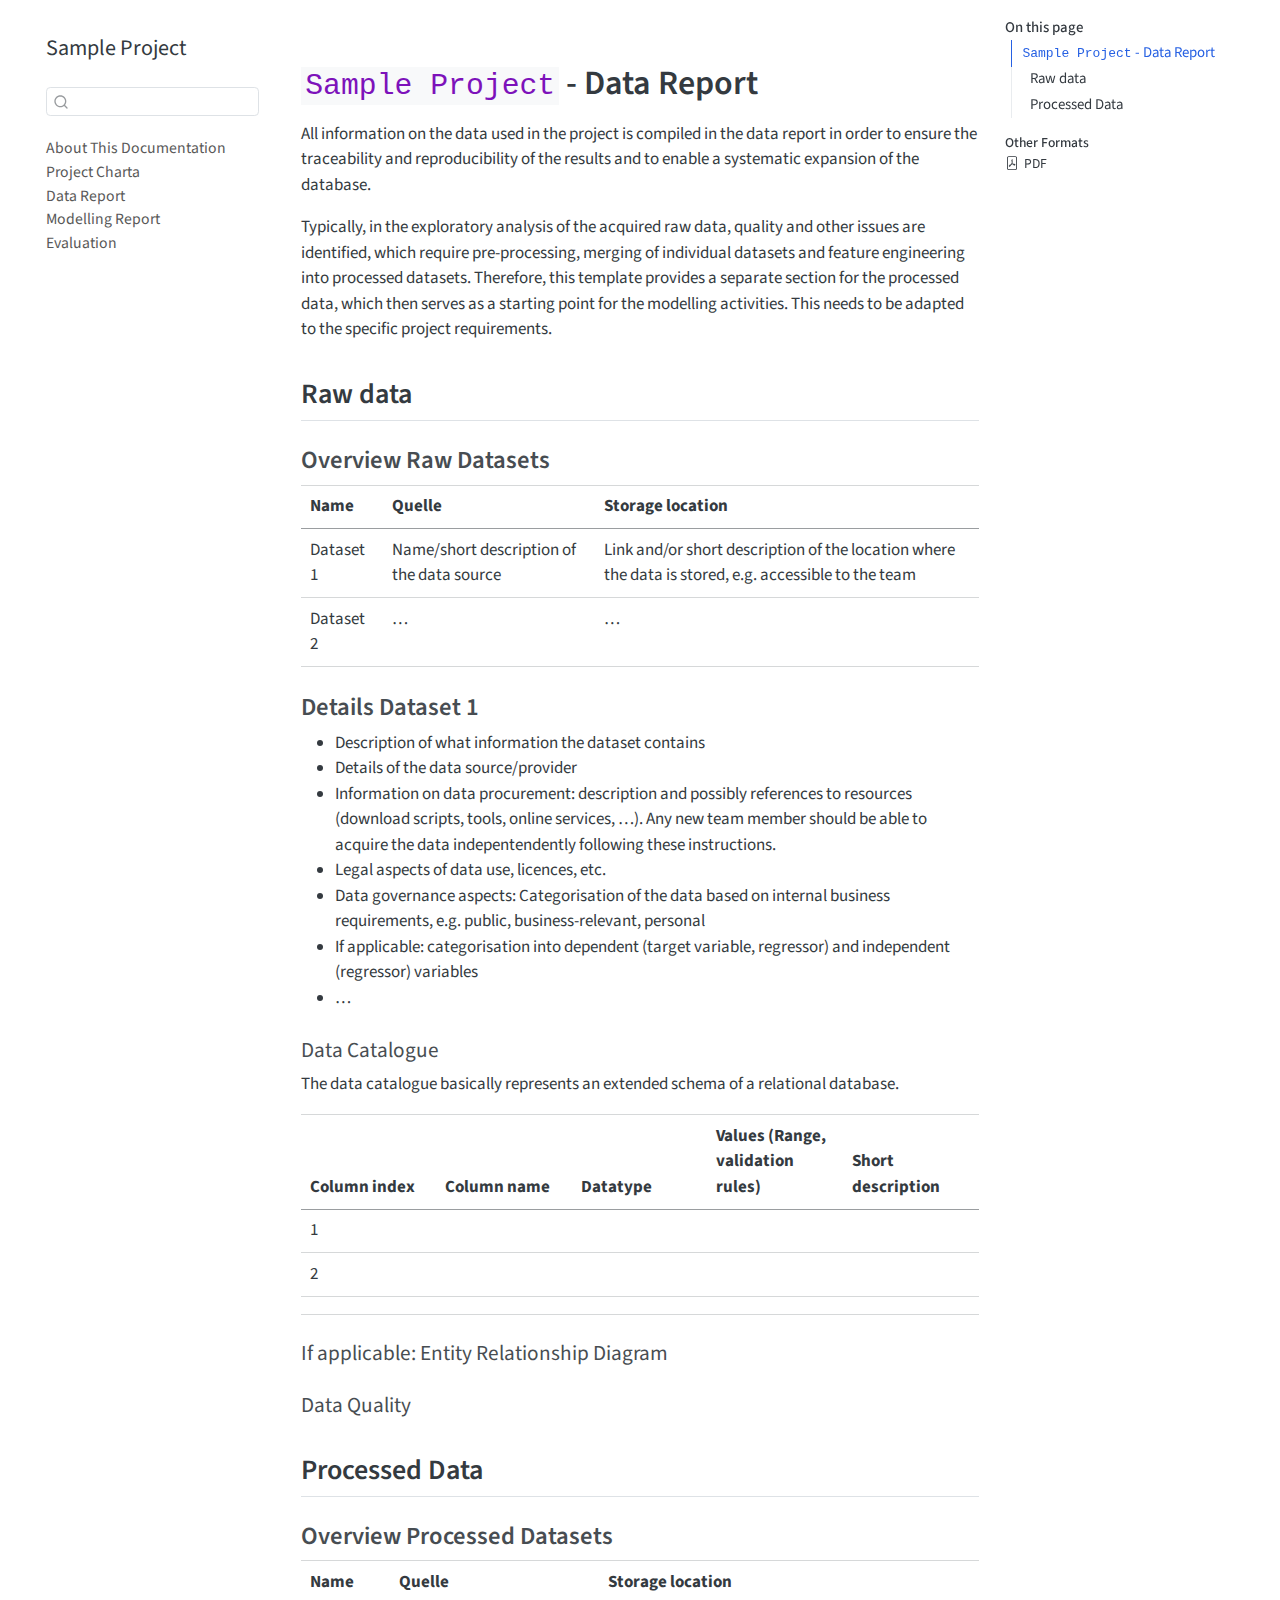
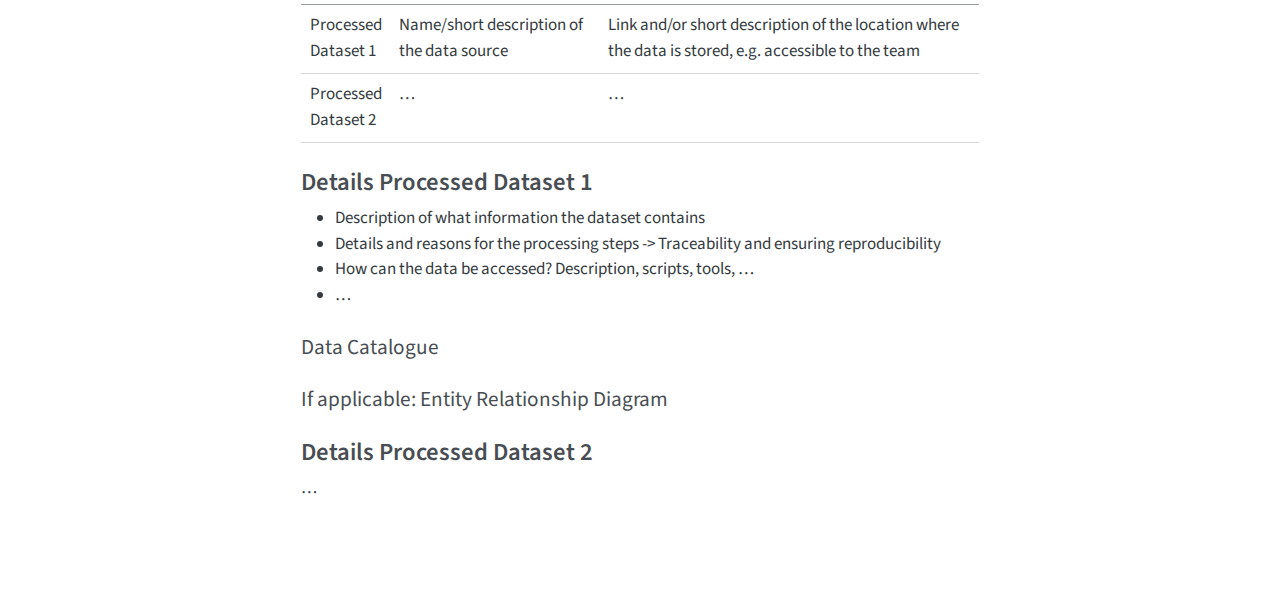
<file: md-templates/data_report.html>
<!DOCTYPE html>
<html xmlns="http://www.w3.org/1999/xhtml" lang="en" xml:lang="en"><head>

<meta charset="utf-8">
<meta name="generator" content="quarto-1.7.32">

<meta name="viewport" content="width=device-width, initial-scale=1.0, user-scalable=yes">


<title>data_report – Sample Project</title>
<style>
code{white-space: pre-wrap;}
span.smallcaps{font-variant: small-caps;}
div.columns{display: flex; gap: min(4vw, 1.5em);}
div.column{flex: auto; overflow-x: auto;}
div.hanging-indent{margin-left: 1.5em; text-indent: -1.5em;}
ul.task-list{list-style: none;}
ul.task-list li input[type="checkbox"] {
  width: 0.8em;
  margin: 0 0.8em 0.2em -1em; /* quarto-specific, see https://github.com/quarto-dev/quarto-cli/issues/4556 */ 
  vertical-align: middle;
}
</style>


<script src="../site_libs/quarto-nav/quarto-nav.js"></script>
<script src="../site_libs/quarto-nav/headroom.min.js"></script>
<script src="../site_libs/clipboard/clipboard.min.js"></script>
<script src="../site_libs/quarto-search/autocomplete.umd.js"></script>
<script src="../site_libs/quarto-search/fuse.min.js"></script>
<script src="../site_libs/quarto-search/quarto-search.js"></script>
<meta name="quarto:offset" content="../">
<script src="../site_libs/quarto-html/quarto.js" type="module"></script>
<script src="../site_libs/quarto-html/tabsets/tabsets.js" type="module"></script>
<script src="../site_libs/quarto-html/popper.min.js"></script>
<script src="../site_libs/quarto-html/tippy.umd.min.js"></script>
<script src="../site_libs/quarto-html/anchor.min.js"></script>
<link href="../site_libs/quarto-html/tippy.css" rel="stylesheet">
<link href="../site_libs/quarto-html/quarto-syntax-highlighting-37eea08aefeeee20ff55810ff984fec1.css" rel="stylesheet" id="quarto-text-highlighting-styles">
<script src="../site_libs/bootstrap/bootstrap.min.js"></script>
<link href="../site_libs/bootstrap/bootstrap-icons.css" rel="stylesheet">
<link href="../site_libs/bootstrap/bootstrap-fe0ede6208eab8356951b236c18fccfe.min.css" rel="stylesheet" append-hash="true" id="quarto-bootstrap" data-mode="light">
<script id="quarto-search-options" type="application/json">{
  "location": "sidebar",
  "copy-button": false,
  "collapse-after": 3,
  "panel-placement": "start",
  "type": "textbox",
  "limit": 50,
  "keyboard-shortcut": [
    "f",
    "/",
    "s"
  ],
  "show-item-context": false,
  "language": {
    "search-no-results-text": "No results",
    "search-matching-documents-text": "matching documents",
    "search-copy-link-title": "Copy link to search",
    "search-hide-matches-text": "Hide additional matches",
    "search-more-match-text": "more match in this document",
    "search-more-matches-text": "more matches in this document",
    "search-clear-button-title": "Clear",
    "search-text-placeholder": "",
    "search-detached-cancel-button-title": "Cancel",
    "search-submit-button-title": "Submit",
    "search-label": "Search"
  }
}</script>


<link rel="stylesheet" href="../styles.css">
</head>

<body class="nav-sidebar floating quarto-light">

<div id="quarto-search-results"></div>
  <header id="quarto-header" class="headroom fixed-top">
  <nav class="quarto-secondary-nav">
    <div class="container-fluid d-flex">
      <button type="button" class="quarto-btn-toggle btn" data-bs-toggle="collapse" role="button" data-bs-target=".quarto-sidebar-collapse-item" aria-controls="quarto-sidebar" aria-expanded="false" aria-label="Toggle sidebar navigation" onclick="if (window.quartoToggleHeadroom) { window.quartoToggleHeadroom(); }">
        <i class="bi bi-layout-text-sidebar-reverse"></i>
      </button>
        <nav class="quarto-page-breadcrumbs" aria-label="breadcrumb"><ol class="breadcrumb"><li class="breadcrumb-item">
      Sample Project
      </li></ol></nav>
        <a class="flex-grow-1" role="navigation" data-bs-toggle="collapse" data-bs-target=".quarto-sidebar-collapse-item" aria-controls="quarto-sidebar" aria-expanded="false" aria-label="Toggle sidebar navigation" onclick="if (window.quartoToggleHeadroom) { window.quartoToggleHeadroom(); }">      
        </a>
      <button type="button" class="btn quarto-search-button" aria-label="Search" onclick="window.quartoOpenSearch();">
        <i class="bi bi-search"></i>
      </button>
    </div>
  </nav>
</header>
<!-- content -->
<div id="quarto-content" class="quarto-container page-columns page-rows-contents page-layout-article">
<!-- sidebar -->
  <nav id="quarto-sidebar" class="sidebar collapse collapse-horizontal quarto-sidebar-collapse-item sidebar-navigation floating overflow-auto">
    <div class="pt-lg-2 mt-2 text-left sidebar-header">
    <div class="sidebar-title mb-0 py-0">
      <a href="../">Sample Project</a> 
    </div>
      </div>
        <div class="mt-2 flex-shrink-0 align-items-center">
        <div class="sidebar-search">
        <div id="quarto-search" class="" title="Search"></div>
        </div>
        </div>
    <div class="sidebar-menu-container"> 
    <ul class="list-unstyled mt-1">
        <li class="sidebar-item">
  <div class="sidebar-item-container"> 
  <a href="../index.html" class="sidebar-item-text sidebar-link">
 <span class="menu-text">About This Documentation</span></a>
  </div>
</li>
        <li class="sidebar-item">
  <div class="sidebar-item-container"> 
  <a href="../project_charta.html" class="sidebar-item-text sidebar-link">
 <span class="menu-text">Project Charta</span></a>
  </div>
</li>
        <li class="sidebar-item">
  <div class="sidebar-item-container"> 
  <a href="../data_report.html" class="sidebar-item-text sidebar-link">
 <span class="menu-text">Data Report</span></a>
  </div>
</li>
        <li class="sidebar-item">
  <div class="sidebar-item-container"> 
  <a href="../modelling_report.html" class="sidebar-item-text sidebar-link">
 <span class="menu-text">Modelling Report</span></a>
  </div>
</li>
        <li class="sidebar-item">
  <div class="sidebar-item-container"> 
  <a href="../evaluation.html" class="sidebar-item-text sidebar-link">
 <span class="menu-text">Evaluation</span></a>
  </div>
</li>
    </ul>
    </div>
</nav>
<div id="quarto-sidebar-glass" class="quarto-sidebar-collapse-item" data-bs-toggle="collapse" data-bs-target=".quarto-sidebar-collapse-item"></div>
<!-- margin-sidebar -->
    <div id="quarto-margin-sidebar" class="sidebar margin-sidebar">
        <nav id="TOC" role="doc-toc" class="toc-active">
    <h2 id="toc-title">On this page</h2>
   
  <ul>
  <li><a href="#sample-project---data-report" id="toc-sample-project---data-report" class="nav-link active" data-scroll-target="#sample-project---data-report"><code>Sample Project</code> - Data Report</a>
  <ul class="collapse">
  <li><a href="#raw-data" id="toc-raw-data" class="nav-link" data-scroll-target="#raw-data">Raw data</a>
  <ul class="collapse">
  <li><a href="#overview-raw-datasets" id="toc-overview-raw-datasets" class="nav-link" data-scroll-target="#overview-raw-datasets">Overview Raw Datasets</a></li>
  <li><a href="#details-dataset-1" id="toc-details-dataset-1" class="nav-link" data-scroll-target="#details-dataset-1">Details Dataset 1</a></li>
  </ul></li>
  <li><a href="#processed-data" id="toc-processed-data" class="nav-link" data-scroll-target="#processed-data">Processed Data</a>
  <ul class="collapse">
  <li><a href="#overview-processed-datasets" id="toc-overview-processed-datasets" class="nav-link" data-scroll-target="#overview-processed-datasets">Overview Processed Datasets</a></li>
  <li><a href="#details-processed-dataset-1" id="toc-details-processed-dataset-1" class="nav-link" data-scroll-target="#details-processed-dataset-1">Details Processed Dataset 1</a></li>
  <li><a href="#details-processed-dataset-2" id="toc-details-processed-dataset-2" class="nav-link" data-scroll-target="#details-processed-dataset-2">Details Processed Dataset 2</a></li>
  </ul></li>
  </ul></li>
  </ul>
<div class="quarto-alternate-formats"><h2>Other Formats</h2><ul><li><a href="data_report.pdf"><i class="bi bi-file-pdf"></i>PDF</a></li></ul></div></nav>
    </div>
<!-- main -->
<main class="content" id="quarto-document-content"><header id="title-block-header" class="quarto-title-block"></header>




<section id="sample-project---data-report" class="level1">
<h1><code>Sample Project</code> - Data Report</h1>
<p>All information on the data used in the project is compiled in the data report in order to ensure the traceability and reproducibility of the results and to enable a systematic expansion of the database.</p>
<p>Typically, in the exploratory analysis of the acquired raw data, quality and other issues are identified, which require pre-processing, merging of individual datasets and feature engineering into processed datasets. Therefore, this template provides a separate section for the processed data, which then serves as a starting point for the modelling activities. This needs to be adapted to the specific project requirements.</p>
<section id="raw-data" class="level2">
<h2 class="anchored" data-anchor-id="raw-data">Raw data</h2>
<section id="overview-raw-datasets" class="level3">
<h3 class="anchored" data-anchor-id="overview-raw-datasets">Overview Raw Datasets</h3>
<table class="caption-top table">
<colgroup>
<col style="width: 12%">
<col style="width: 31%">
<col style="width: 56%">
</colgroup>
<thead>
<tr class="header">
<th>Name</th>
<th>Quelle</th>
<th>Storage location</th>
</tr>
</thead>
<tbody>
<tr class="odd">
<td>Dataset 1</td>
<td>Name/short description of the data source</td>
<td>Link and/or short description of the location where the data is stored, e.g.&nbsp;accessible to the team</td>
</tr>
<tr class="even">
<td>Dataset 2</td>
<td>…</td>
<td>…</td>
</tr>
</tbody>
</table>
</section>
<section id="details-dataset-1" class="level3">
<h3 class="anchored" data-anchor-id="details-dataset-1">Details Dataset 1</h3>
<ul>
<li>Description of what information the dataset contains</li>
<li>Details of the data source/provider</li>
<li>Information on data procurement: description and possibly references to resources (download scripts, tools, online services, …). Any new team member should be able to acquire the data indepentendently following these instructions.</li>
<li>Legal aspects of data use, licences, etc.</li>
<li>Data governance aspects: Categorisation of the data based on internal business requirements, e.g.&nbsp;public, business-relevant, personal</li>
<li>If applicable: categorisation into dependent (target variable, regressor) and independent (regressor) variables</li>
<li>…</li>
</ul>
<section id="data-catalogue" class="level4">
<h4 class="anchored" data-anchor-id="data-catalogue">Data Catalogue</h4>
<p>The data catalogue basically represents an extended schema of a relational database.</p>
<table class="caption-top table">
<colgroup>
<col style="width: 20%">
<col style="width: 20%">
<col style="width: 20%">
<col style="width: 20%">
<col style="width: 20%">
</colgroup>
<thead>
<tr class="header">
<th>Column index</th>
<th>Column name</th>
<th>Datatype</th>
<th>Values (Range, validation rules)</th>
<th>Short description</th>
</tr>
</thead>
<tbody>
<tr class="odd">
<td>1</td>
<td></td>
<td></td>
<td></td>
<td></td>
</tr>
<tr class="even">
<td>2</td>
<td></td>
<td></td>
<td></td>
<td></td>
</tr>
<tr class="odd">
<td></td>
<td></td>
<td></td>
<td></td>
<td></td>
</tr>
</tbody>
</table>
</section>
<section id="if-applicable-entity-relationship-diagram" class="level4">
<h4 class="anchored" data-anchor-id="if-applicable-entity-relationship-diagram">If applicable: Entity Relationship Diagram</h4>
</section>
<section id="data-quality" class="level4">
<h4 class="anchored" data-anchor-id="data-quality">Data Quality</h4>
</section>
</section>
</section>
<section id="processed-data" class="level2">
<h2 class="anchored" data-anchor-id="processed-data">Processed Data</h2>
<section id="overview-processed-datasets" class="level3">
<h3 class="anchored" data-anchor-id="overview-processed-datasets">Overview Processed Datasets</h3>
<table class="caption-top table">
<colgroup>
<col style="width: 12%">
<col style="width: 31%">
<col style="width: 56%">
</colgroup>
<thead>
<tr class="header">
<th>Name</th>
<th>Quelle</th>
<th>Storage location</th>
</tr>
</thead>
<tbody>
<tr class="odd">
<td>Processed Dataset 1</td>
<td>Name/short description of the data source</td>
<td>Link and/or short description of the location where the data is stored, e.g.&nbsp;accessible to the team</td>
</tr>
<tr class="even">
<td>Processed Dataset 2</td>
<td>…</td>
<td>…</td>
</tr>
</tbody>
</table>
</section>
<section id="details-processed-dataset-1" class="level3">
<h3 class="anchored" data-anchor-id="details-processed-dataset-1">Details Processed Dataset 1</h3>
<ul>
<li>Description of what information the dataset contains</li>
<li>Details and reasons for the processing steps -&gt; Traceability and ensuring reproducibility</li>
<li>How can the data be accessed? Description, scripts, tools, …</li>
<li>…</li>
</ul>
<section id="data-catalogue-1" class="level4">
<h4 class="anchored" data-anchor-id="data-catalogue-1">Data Catalogue</h4>
</section>
<section id="if-applicable-entity-relationship-diagram-1" class="level4">
<h4 class="anchored" data-anchor-id="if-applicable-entity-relationship-diagram-1">If applicable: Entity Relationship Diagram</h4>
</section>
</section>
<section id="details-processed-dataset-2" class="level3">
<h3 class="anchored" data-anchor-id="details-processed-dataset-2">Details Processed Dataset 2</h3>
<p>…</p>


</section>
</section>
</section>

</main> <!-- /main -->
<script id="quarto-html-after-body" type="application/javascript">
  window.document.addEventListener("DOMContentLoaded", function (event) {
    const icon = "";
    const anchorJS = new window.AnchorJS();
    anchorJS.options = {
      placement: 'right',
      icon: icon
    };
    anchorJS.add('.anchored');
    const isCodeAnnotation = (el) => {
      for (const clz of el.classList) {
        if (clz.startsWith('code-annotation-')) {                     
          return true;
        }
      }
      return false;
    }
    const onCopySuccess = function(e) {
      // button target
      const button = e.trigger;
      // don't keep focus
      button.blur();
      // flash "checked"
      button.classList.add('code-copy-button-checked');
      var currentTitle = button.getAttribute("title");
      button.setAttribute("title", "Copied!");
      let tooltip;
      if (window.bootstrap) {
        button.setAttribute("data-bs-toggle", "tooltip");
        button.setAttribute("data-bs-placement", "left");
        button.setAttribute("data-bs-title", "Copied!");
        tooltip = new bootstrap.Tooltip(button, 
          { trigger: "manual", 
            customClass: "code-copy-button-tooltip",
            offset: [0, -8]});
        tooltip.show();    
      }
      setTimeout(function() {
        if (tooltip) {
          tooltip.hide();
          button.removeAttribute("data-bs-title");
          button.removeAttribute("data-bs-toggle");
          button.removeAttribute("data-bs-placement");
        }
        button.setAttribute("title", currentTitle);
        button.classList.remove('code-copy-button-checked');
      }, 1000);
      // clear code selection
      e.clearSelection();
    }
    const getTextToCopy = function(trigger) {
        const codeEl = trigger.previousElementSibling.cloneNode(true);
        for (const childEl of codeEl.children) {
          if (isCodeAnnotation(childEl)) {
            childEl.remove();
          }
        }
        return codeEl.innerText;
    }
    const clipboard = new window.ClipboardJS('.code-copy-button:not([data-in-quarto-modal])', {
      text: getTextToCopy
    });
    clipboard.on('success', onCopySuccess);
    if (window.document.getElementById('quarto-embedded-source-code-modal')) {
      const clipboardModal = new window.ClipboardJS('.code-copy-button[data-in-quarto-modal]', {
        text: getTextToCopy,
        container: window.document.getElementById('quarto-embedded-source-code-modal')
      });
      clipboardModal.on('success', onCopySuccess);
    }
      var localhostRegex = new RegExp(/^(?:http|https):\/\/localhost\:?[0-9]*\//);
      var mailtoRegex = new RegExp(/^mailto:/);
        var filterRegex = new RegExp("https:\/\/lizstahlbaum\.github\.io\/projectTemp\/");
      var isInternal = (href) => {
          return filterRegex.test(href) || localhostRegex.test(href) || mailtoRegex.test(href);
      }
      // Inspect non-navigation links and adorn them if external
     var links = window.document.querySelectorAll('a[href]:not(.nav-link):not(.navbar-brand):not(.toc-action):not(.sidebar-link):not(.sidebar-item-toggle):not(.pagination-link):not(.no-external):not([aria-hidden]):not(.dropdown-item):not(.quarto-navigation-tool):not(.about-link)');
      for (var i=0; i<links.length; i++) {
        const link = links[i];
        if (!isInternal(link.href)) {
          // undo the damage that might have been done by quarto-nav.js in the case of
          // links that we want to consider external
          if (link.dataset.originalHref !== undefined) {
            link.href = link.dataset.originalHref;
          }
        }
      }
    function tippyHover(el, contentFn, onTriggerFn, onUntriggerFn) {
      const config = {
        allowHTML: true,
        maxWidth: 500,
        delay: 100,
        arrow: false,
        appendTo: function(el) {
            return el.parentElement;
        },
        interactive: true,
        interactiveBorder: 10,
        theme: 'quarto',
        placement: 'bottom-start',
      };
      if (contentFn) {
        config.content = contentFn;
      }
      if (onTriggerFn) {
        config.onTrigger = onTriggerFn;
      }
      if (onUntriggerFn) {
        config.onUntrigger = onUntriggerFn;
      }
      window.tippy(el, config); 
    }
    const noterefs = window.document.querySelectorAll('a[role="doc-noteref"]');
    for (var i=0; i<noterefs.length; i++) {
      const ref = noterefs[i];
      tippyHover(ref, function() {
        // use id or data attribute instead here
        let href = ref.getAttribute('data-footnote-href') || ref.getAttribute('href');
        try { href = new URL(href).hash; } catch {}
        const id = href.replace(/^#\/?/, "");
        const note = window.document.getElementById(id);
        if (note) {
          return note.innerHTML;
        } else {
          return "";
        }
      });
    }
    const xrefs = window.document.querySelectorAll('a.quarto-xref');
    const processXRef = (id, note) => {
      // Strip column container classes
      const stripColumnClz = (el) => {
        el.classList.remove("page-full", "page-columns");
        if (el.children) {
          for (const child of el.children) {
            stripColumnClz(child);
          }
        }
      }
      stripColumnClz(note)
      if (id === null || id.startsWith('sec-')) {
        // Special case sections, only their first couple elements
        const container = document.createElement("div");
        if (note.children && note.children.length > 2) {
          container.appendChild(note.children[0].cloneNode(true));
          for (let i = 1; i < note.children.length; i++) {
            const child = note.children[i];
            if (child.tagName === "P" && child.innerText === "") {
              continue;
            } else {
              container.appendChild(child.cloneNode(true));
              break;
            }
          }
          if (window.Quarto?.typesetMath) {
            window.Quarto.typesetMath(container);
          }
          return container.innerHTML
        } else {
          if (window.Quarto?.typesetMath) {
            window.Quarto.typesetMath(note);
          }
          return note.innerHTML;
        }
      } else {
        // Remove any anchor links if they are present
        const anchorLink = note.querySelector('a.anchorjs-link');
        if (anchorLink) {
          anchorLink.remove();
        }
        if (window.Quarto?.typesetMath) {
          window.Quarto.typesetMath(note);
        }
        if (note.classList.contains("callout")) {
          return note.outerHTML;
        } else {
          return note.innerHTML;
        }
      }
    }
    for (var i=0; i<xrefs.length; i++) {
      const xref = xrefs[i];
      tippyHover(xref, undefined, function(instance) {
        instance.disable();
        let url = xref.getAttribute('href');
        let hash = undefined; 
        if (url.startsWith('#')) {
          hash = url;
        } else {
          try { hash = new URL(url).hash; } catch {}
        }
        if (hash) {
          const id = hash.replace(/^#\/?/, "");
          const note = window.document.getElementById(id);
          if (note !== null) {
            try {
              const html = processXRef(id, note.cloneNode(true));
              instance.setContent(html);
            } finally {
              instance.enable();
              instance.show();
            }
          } else {
            // See if we can fetch this
            fetch(url.split('#')[0])
            .then(res => res.text())
            .then(html => {
              const parser = new DOMParser();
              const htmlDoc = parser.parseFromString(html, "text/html");
              const note = htmlDoc.getElementById(id);
              if (note !== null) {
                const html = processXRef(id, note);
                instance.setContent(html);
              } 
            }).finally(() => {
              instance.enable();
              instance.show();
            });
          }
        } else {
          // See if we can fetch a full url (with no hash to target)
          // This is a special case and we should probably do some content thinning / targeting
          fetch(url)
          .then(res => res.text())
          .then(html => {
            const parser = new DOMParser();
            const htmlDoc = parser.parseFromString(html, "text/html");
            const note = htmlDoc.querySelector('main.content');
            if (note !== null) {
              // This should only happen for chapter cross references
              // (since there is no id in the URL)
              // remove the first header
              if (note.children.length > 0 && note.children[0].tagName === "HEADER") {
                note.children[0].remove();
              }
              const html = processXRef(null, note);
              instance.setContent(html);
            } 
          }).finally(() => {
            instance.enable();
            instance.show();
          });
        }
      }, function(instance) {
      });
    }
        let selectedAnnoteEl;
        const selectorForAnnotation = ( cell, annotation) => {
          let cellAttr = 'data-code-cell="' + cell + '"';
          let lineAttr = 'data-code-annotation="' +  annotation + '"';
          const selector = 'span[' + cellAttr + '][' + lineAttr + ']';
          return selector;
        }
        const selectCodeLines = (annoteEl) => {
          const doc = window.document;
          const targetCell = annoteEl.getAttribute("data-target-cell");
          const targetAnnotation = annoteEl.getAttribute("data-target-annotation");
          const annoteSpan = window.document.querySelector(selectorForAnnotation(targetCell, targetAnnotation));
          const lines = annoteSpan.getAttribute("data-code-lines").split(",");
          const lineIds = lines.map((line) => {
            return targetCell + "-" + line;
          })
          let top = null;
          let height = null;
          let parent = null;
          if (lineIds.length > 0) {
              //compute the position of the single el (top and bottom and make a div)
              const el = window.document.getElementById(lineIds[0]);
              top = el.offsetTop;
              height = el.offsetHeight;
              parent = el.parentElement.parentElement;
            if (lineIds.length > 1) {
              const lastEl = window.document.getElementById(lineIds[lineIds.length - 1]);
              const bottom = lastEl.offsetTop + lastEl.offsetHeight;
              height = bottom - top;
            }
            if (top !== null && height !== null && parent !== null) {
              // cook up a div (if necessary) and position it 
              let div = window.document.getElementById("code-annotation-line-highlight");
              if (div === null) {
                div = window.document.createElement("div");
                div.setAttribute("id", "code-annotation-line-highlight");
                div.style.position = 'absolute';
                parent.appendChild(div);
              }
              div.style.top = top - 2 + "px";
              div.style.height = height + 4 + "px";
              div.style.left = 0;
              let gutterDiv = window.document.getElementById("code-annotation-line-highlight-gutter");
              if (gutterDiv === null) {
                gutterDiv = window.document.createElement("div");
                gutterDiv.setAttribute("id", "code-annotation-line-highlight-gutter");
                gutterDiv.style.position = 'absolute';
                const codeCell = window.document.getElementById(targetCell);
                const gutter = codeCell.querySelector('.code-annotation-gutter');
                gutter.appendChild(gutterDiv);
              }
              gutterDiv.style.top = top - 2 + "px";
              gutterDiv.style.height = height + 4 + "px";
            }
            selectedAnnoteEl = annoteEl;
          }
        };
        const unselectCodeLines = () => {
          const elementsIds = ["code-annotation-line-highlight", "code-annotation-line-highlight-gutter"];
          elementsIds.forEach((elId) => {
            const div = window.document.getElementById(elId);
            if (div) {
              div.remove();
            }
          });
          selectedAnnoteEl = undefined;
        };
          // Handle positioning of the toggle
      window.addEventListener(
        "resize",
        throttle(() => {
          elRect = undefined;
          if (selectedAnnoteEl) {
            selectCodeLines(selectedAnnoteEl);
          }
        }, 10)
      );
      function throttle(fn, ms) {
      let throttle = false;
      let timer;
        return (...args) => {
          if(!throttle) { // first call gets through
              fn.apply(this, args);
              throttle = true;
          } else { // all the others get throttled
              if(timer) clearTimeout(timer); // cancel #2
              timer = setTimeout(() => {
                fn.apply(this, args);
                timer = throttle = false;
              }, ms);
          }
        };
      }
        // Attach click handler to the DT
        const annoteDls = window.document.querySelectorAll('dt[data-target-cell]');
        for (const annoteDlNode of annoteDls) {
          annoteDlNode.addEventListener('click', (event) => {
            const clickedEl = event.target;
            if (clickedEl !== selectedAnnoteEl) {
              unselectCodeLines();
              const activeEl = window.document.querySelector('dt[data-target-cell].code-annotation-active');
              if (activeEl) {
                activeEl.classList.remove('code-annotation-active');
              }
              selectCodeLines(clickedEl);
              clickedEl.classList.add('code-annotation-active');
            } else {
              // Unselect the line
              unselectCodeLines();
              clickedEl.classList.remove('code-annotation-active');
            }
          });
        }
    const findCites = (el) => {
      const parentEl = el.parentElement;
      if (parentEl) {
        const cites = parentEl.dataset.cites;
        if (cites) {
          return {
            el,
            cites: cites.split(' ')
          };
        } else {
          return findCites(el.parentElement)
        }
      } else {
        return undefined;
      }
    };
    var bibliorefs = window.document.querySelectorAll('a[role="doc-biblioref"]');
    for (var i=0; i<bibliorefs.length; i++) {
      const ref = bibliorefs[i];
      const citeInfo = findCites(ref);
      if (citeInfo) {
        tippyHover(citeInfo.el, function() {
          var popup = window.document.createElement('div');
          citeInfo.cites.forEach(function(cite) {
            var citeDiv = window.document.createElement('div');
            citeDiv.classList.add('hanging-indent');
            citeDiv.classList.add('csl-entry');
            var biblioDiv = window.document.getElementById('ref-' + cite);
            if (biblioDiv) {
              citeDiv.innerHTML = biblioDiv.innerHTML;
            }
            popup.appendChild(citeDiv);
          });
          return popup.innerHTML;
        });
      }
    }
  });
  </script>
</div> <!-- /content -->




</body></html>
</file>
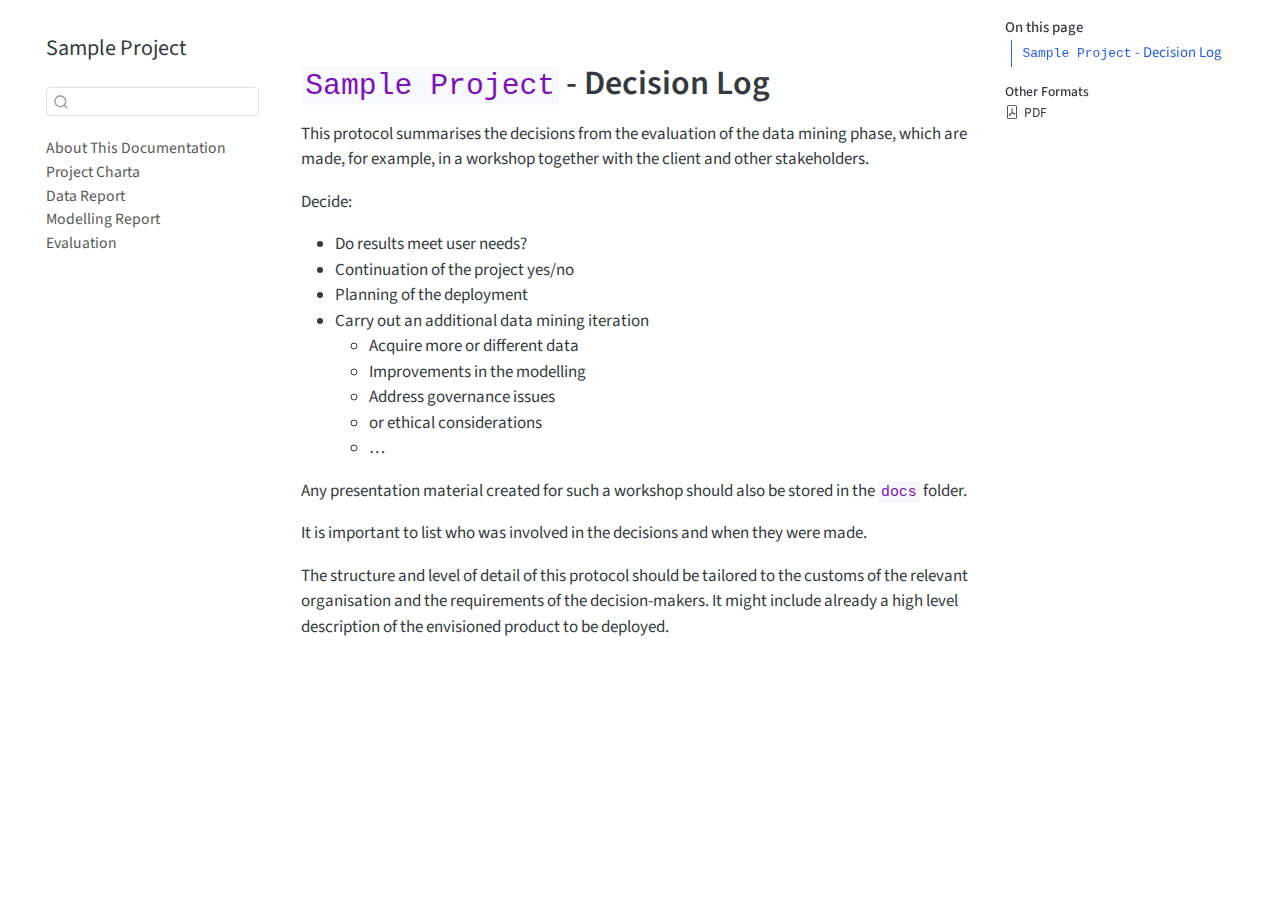
<file: md-templates/evaluation_decision_log.html>
<!DOCTYPE html>
<html xmlns="http://www.w3.org/1999/xhtml" lang="en" xml:lang="en"><head>

<meta charset="utf-8">
<meta name="generator" content="quarto-1.7.32">

<meta name="viewport" content="width=device-width, initial-scale=1.0, user-scalable=yes">


<title>evaluation_decision_log – Sample Project</title>
<style>
code{white-space: pre-wrap;}
span.smallcaps{font-variant: small-caps;}
div.columns{display: flex; gap: min(4vw, 1.5em);}
div.column{flex: auto; overflow-x: auto;}
div.hanging-indent{margin-left: 1.5em; text-indent: -1.5em;}
ul.task-list{list-style: none;}
ul.task-list li input[type="checkbox"] {
  width: 0.8em;
  margin: 0 0.8em 0.2em -1em; /* quarto-specific, see https://github.com/quarto-dev/quarto-cli/issues/4556 */ 
  vertical-align: middle;
}
</style>


<script src="../site_libs/quarto-nav/quarto-nav.js"></script>
<script src="../site_libs/quarto-nav/headroom.min.js"></script>
<script src="../site_libs/clipboard/clipboard.min.js"></script>
<script src="../site_libs/quarto-search/autocomplete.umd.js"></script>
<script src="../site_libs/quarto-search/fuse.min.js"></script>
<script src="../site_libs/quarto-search/quarto-search.js"></script>
<meta name="quarto:offset" content="../">
<script src="../site_libs/quarto-html/quarto.js" type="module"></script>
<script src="../site_libs/quarto-html/tabsets/tabsets.js" type="module"></script>
<script src="../site_libs/quarto-html/popper.min.js"></script>
<script src="../site_libs/quarto-html/tippy.umd.min.js"></script>
<script src="../site_libs/quarto-html/anchor.min.js"></script>
<link href="../site_libs/quarto-html/tippy.css" rel="stylesheet">
<link href="../site_libs/quarto-html/quarto-syntax-highlighting-37eea08aefeeee20ff55810ff984fec1.css" rel="stylesheet" id="quarto-text-highlighting-styles">
<script src="../site_libs/bootstrap/bootstrap.min.js"></script>
<link href="../site_libs/bootstrap/bootstrap-icons.css" rel="stylesheet">
<link href="../site_libs/bootstrap/bootstrap-fe0ede6208eab8356951b236c18fccfe.min.css" rel="stylesheet" append-hash="true" id="quarto-bootstrap" data-mode="light">
<script id="quarto-search-options" type="application/json">{
  "location": "sidebar",
  "copy-button": false,
  "collapse-after": 3,
  "panel-placement": "start",
  "type": "textbox",
  "limit": 50,
  "keyboard-shortcut": [
    "f",
    "/",
    "s"
  ],
  "show-item-context": false,
  "language": {
    "search-no-results-text": "No results",
    "search-matching-documents-text": "matching documents",
    "search-copy-link-title": "Copy link to search",
    "search-hide-matches-text": "Hide additional matches",
    "search-more-match-text": "more match in this document",
    "search-more-matches-text": "more matches in this document",
    "search-clear-button-title": "Clear",
    "search-text-placeholder": "",
    "search-detached-cancel-button-title": "Cancel",
    "search-submit-button-title": "Submit",
    "search-label": "Search"
  }
}</script>


<link rel="stylesheet" href="../styles.css">
</head>

<body class="nav-sidebar floating quarto-light">

<div id="quarto-search-results"></div>
  <header id="quarto-header" class="headroom fixed-top">
  <nav class="quarto-secondary-nav">
    <div class="container-fluid d-flex">
      <button type="button" class="quarto-btn-toggle btn" data-bs-toggle="collapse" role="button" data-bs-target=".quarto-sidebar-collapse-item" aria-controls="quarto-sidebar" aria-expanded="false" aria-label="Toggle sidebar navigation" onclick="if (window.quartoToggleHeadroom) { window.quartoToggleHeadroom(); }">
        <i class="bi bi-layout-text-sidebar-reverse"></i>
      </button>
        <nav class="quarto-page-breadcrumbs" aria-label="breadcrumb"><ol class="breadcrumb"><li class="breadcrumb-item">
      Sample Project
      </li></ol></nav>
        <a class="flex-grow-1" role="navigation" data-bs-toggle="collapse" data-bs-target=".quarto-sidebar-collapse-item" aria-controls="quarto-sidebar" aria-expanded="false" aria-label="Toggle sidebar navigation" onclick="if (window.quartoToggleHeadroom) { window.quartoToggleHeadroom(); }">      
        </a>
      <button type="button" class="btn quarto-search-button" aria-label="Search" onclick="window.quartoOpenSearch();">
        <i class="bi bi-search"></i>
      </button>
    </div>
  </nav>
</header>
<!-- content -->
<div id="quarto-content" class="quarto-container page-columns page-rows-contents page-layout-article">
<!-- sidebar -->
  <nav id="quarto-sidebar" class="sidebar collapse collapse-horizontal quarto-sidebar-collapse-item sidebar-navigation floating overflow-auto">
    <div class="pt-lg-2 mt-2 text-left sidebar-header">
    <div class="sidebar-title mb-0 py-0">
      <a href="../">Sample Project</a> 
    </div>
      </div>
        <div class="mt-2 flex-shrink-0 align-items-center">
        <div class="sidebar-search">
        <div id="quarto-search" class="" title="Search"></div>
        </div>
        </div>
    <div class="sidebar-menu-container"> 
    <ul class="list-unstyled mt-1">
        <li class="sidebar-item">
  <div class="sidebar-item-container"> 
  <a href="../index.html" class="sidebar-item-text sidebar-link">
 <span class="menu-text">About This Documentation</span></a>
  </div>
</li>
        <li class="sidebar-item">
  <div class="sidebar-item-container"> 
  <a href="../project_charta.html" class="sidebar-item-text sidebar-link">
 <span class="menu-text">Project Charta</span></a>
  </div>
</li>
        <li class="sidebar-item">
  <div class="sidebar-item-container"> 
  <a href="../data_report.html" class="sidebar-item-text sidebar-link">
 <span class="menu-text">Data Report</span></a>
  </div>
</li>
        <li class="sidebar-item">
  <div class="sidebar-item-container"> 
  <a href="../modelling_report.html" class="sidebar-item-text sidebar-link">
 <span class="menu-text">Modelling Report</span></a>
  </div>
</li>
        <li class="sidebar-item">
  <div class="sidebar-item-container"> 
  <a href="../evaluation.html" class="sidebar-item-text sidebar-link">
 <span class="menu-text">Evaluation</span></a>
  </div>
</li>
    </ul>
    </div>
</nav>
<div id="quarto-sidebar-glass" class="quarto-sidebar-collapse-item" data-bs-toggle="collapse" data-bs-target=".quarto-sidebar-collapse-item"></div>
<!-- margin-sidebar -->
    <div id="quarto-margin-sidebar" class="sidebar margin-sidebar">
        <nav id="TOC" role="doc-toc" class="toc-active">
    <h2 id="toc-title">On this page</h2>
   
  <ul>
  <li><a href="#sample-project---decision-log" id="toc-sample-project---decision-log" class="nav-link active" data-scroll-target="#sample-project---decision-log"><code>Sample Project</code> - Decision Log</a></li>
  </ul>
<div class="quarto-alternate-formats"><h2>Other Formats</h2><ul><li><a href="evaluation_decision_log.pdf"><i class="bi bi-file-pdf"></i>PDF</a></li></ul></div></nav>
    </div>
<!-- main -->
<main class="content" id="quarto-document-content"><header id="title-block-header" class="quarto-title-block"></header>




<section id="sample-project---decision-log" class="level1">
<h1><code>Sample Project</code> - Decision Log</h1>
<p>This protocol summarises the decisions from the evaluation of the data mining phase, which are made, for example, in a workshop together with the client and other stakeholders.</p>
<p>Decide:</p>
<ul>
<li>Do results meet user needs?</li>
<li>Continuation of the project yes/no</li>
<li>Planning of the deployment</li>
<li>Carry out an additional data mining iteration
<ul>
<li>Acquire more or different data</li>
<li>Improvements in the modelling</li>
<li>Address governance issues</li>
<li>or ethical considerations</li>
<li>…</li>
</ul></li>
</ul>
<p>Any presentation material created for such a workshop should also be stored in the <code>docs</code> folder.</p>
<p>It is important to list who was involved in the decisions and when they were made.</p>
<p>The structure and level of detail of this protocol should be tailored to the customs of the relevant organisation and the requirements of the decision-makers. It might include already a high level description of the envisioned product to be deployed.</p>


</section>

</main> <!-- /main -->
<script id="quarto-html-after-body" type="application/javascript">
  window.document.addEventListener("DOMContentLoaded", function (event) {
    const icon = "";
    const anchorJS = new window.AnchorJS();
    anchorJS.options = {
      placement: 'right',
      icon: icon
    };
    anchorJS.add('.anchored');
    const isCodeAnnotation = (el) => {
      for (const clz of el.classList) {
        if (clz.startsWith('code-annotation-')) {                     
          return true;
        }
      }
      return false;
    }
    const onCopySuccess = function(e) {
      // button target
      const button = e.trigger;
      // don't keep focus
      button.blur();
      // flash "checked"
      button.classList.add('code-copy-button-checked');
      var currentTitle = button.getAttribute("title");
      button.setAttribute("title", "Copied!");
      let tooltip;
      if (window.bootstrap) {
        button.setAttribute("data-bs-toggle", "tooltip");
        button.setAttribute("data-bs-placement", "left");
        button.setAttribute("data-bs-title", "Copied!");
        tooltip = new bootstrap.Tooltip(button, 
          { trigger: "manual", 
            customClass: "code-copy-button-tooltip",
            offset: [0, -8]});
        tooltip.show();    
      }
      setTimeout(function() {
        if (tooltip) {
          tooltip.hide();
          button.removeAttribute("data-bs-title");
          button.removeAttribute("data-bs-toggle");
          button.removeAttribute("data-bs-placement");
        }
        button.setAttribute("title", currentTitle);
        button.classList.remove('code-copy-button-checked');
      }, 1000);
      // clear code selection
      e.clearSelection();
    }
    const getTextToCopy = function(trigger) {
        const codeEl = trigger.previousElementSibling.cloneNode(true);
        for (const childEl of codeEl.children) {
          if (isCodeAnnotation(childEl)) {
            childEl.remove();
          }
        }
        return codeEl.innerText;
    }
    const clipboard = new window.ClipboardJS('.code-copy-button:not([data-in-quarto-modal])', {
      text: getTextToCopy
    });
    clipboard.on('success', onCopySuccess);
    if (window.document.getElementById('quarto-embedded-source-code-modal')) {
      const clipboardModal = new window.ClipboardJS('.code-copy-button[data-in-quarto-modal]', {
        text: getTextToCopy,
        container: window.document.getElementById('quarto-embedded-source-code-modal')
      });
      clipboardModal.on('success', onCopySuccess);
    }
      var localhostRegex = new RegExp(/^(?:http|https):\/\/localhost\:?[0-9]*\//);
      var mailtoRegex = new RegExp(/^mailto:/);
        var filterRegex = new RegExp("https:\/\/lizstahlbaum\.github\.io\/projectTemp\/");
      var isInternal = (href) => {
          return filterRegex.test(href) || localhostRegex.test(href) || mailtoRegex.test(href);
      }
      // Inspect non-navigation links and adorn them if external
     var links = window.document.querySelectorAll('a[href]:not(.nav-link):not(.navbar-brand):not(.toc-action):not(.sidebar-link):not(.sidebar-item-toggle):not(.pagination-link):not(.no-external):not([aria-hidden]):not(.dropdown-item):not(.quarto-navigation-tool):not(.about-link)');
      for (var i=0; i<links.length; i++) {
        const link = links[i];
        if (!isInternal(link.href)) {
          // undo the damage that might have been done by quarto-nav.js in the case of
          // links that we want to consider external
          if (link.dataset.originalHref !== undefined) {
            link.href = link.dataset.originalHref;
          }
        }
      }
    function tippyHover(el, contentFn, onTriggerFn, onUntriggerFn) {
      const config = {
        allowHTML: true,
        maxWidth: 500,
        delay: 100,
        arrow: false,
        appendTo: function(el) {
            return el.parentElement;
        },
        interactive: true,
        interactiveBorder: 10,
        theme: 'quarto',
        placement: 'bottom-start',
      };
      if (contentFn) {
        config.content = contentFn;
      }
      if (onTriggerFn) {
        config.onTrigger = onTriggerFn;
      }
      if (onUntriggerFn) {
        config.onUntrigger = onUntriggerFn;
      }
      window.tippy(el, config); 
    }
    const noterefs = window.document.querySelectorAll('a[role="doc-noteref"]');
    for (var i=0; i<noterefs.length; i++) {
      const ref = noterefs[i];
      tippyHover(ref, function() {
        // use id or data attribute instead here
        let href = ref.getAttribute('data-footnote-href') || ref.getAttribute('href');
        try { href = new URL(href).hash; } catch {}
        const id = href.replace(/^#\/?/, "");
        const note = window.document.getElementById(id);
        if (note) {
          return note.innerHTML;
        } else {
          return "";
        }
      });
    }
    const xrefs = window.document.querySelectorAll('a.quarto-xref');
    const processXRef = (id, note) => {
      // Strip column container classes
      const stripColumnClz = (el) => {
        el.classList.remove("page-full", "page-columns");
        if (el.children) {
          for (const child of el.children) {
            stripColumnClz(child);
          }
        }
      }
      stripColumnClz(note)
      if (id === null || id.startsWith('sec-')) {
        // Special case sections, only their first couple elements
        const container = document.createElement("div");
        if (note.children && note.children.length > 2) {
          container.appendChild(note.children[0].cloneNode(true));
          for (let i = 1; i < note.children.length; i++) {
            const child = note.children[i];
            if (child.tagName === "P" && child.innerText === "") {
              continue;
            } else {
              container.appendChild(child.cloneNode(true));
              break;
            }
          }
          if (window.Quarto?.typesetMath) {
            window.Quarto.typesetMath(container);
          }
          return container.innerHTML
        } else {
          if (window.Quarto?.typesetMath) {
            window.Quarto.typesetMath(note);
          }
          return note.innerHTML;
        }
      } else {
        // Remove any anchor links if they are present
        const anchorLink = note.querySelector('a.anchorjs-link');
        if (anchorLink) {
          anchorLink.remove();
        }
        if (window.Quarto?.typesetMath) {
          window.Quarto.typesetMath(note);
        }
        if (note.classList.contains("callout")) {
          return note.outerHTML;
        } else {
          return note.innerHTML;
        }
      }
    }
    for (var i=0; i<xrefs.length; i++) {
      const xref = xrefs[i];
      tippyHover(xref, undefined, function(instance) {
        instance.disable();
        let url = xref.getAttribute('href');
        let hash = undefined; 
        if (url.startsWith('#')) {
          hash = url;
        } else {
          try { hash = new URL(url).hash; } catch {}
        }
        if (hash) {
          const id = hash.replace(/^#\/?/, "");
          const note = window.document.getElementById(id);
          if (note !== null) {
            try {
              const html = processXRef(id, note.cloneNode(true));
              instance.setContent(html);
            } finally {
              instance.enable();
              instance.show();
            }
          } else {
            // See if we can fetch this
            fetch(url.split('#')[0])
            .then(res => res.text())
            .then(html => {
              const parser = new DOMParser();
              const htmlDoc = parser.parseFromString(html, "text/html");
              const note = htmlDoc.getElementById(id);
              if (note !== null) {
                const html = processXRef(id, note);
                instance.setContent(html);
              } 
            }).finally(() => {
              instance.enable();
              instance.show();
            });
          }
        } else {
          // See if we can fetch a full url (with no hash to target)
          // This is a special case and we should probably do some content thinning / targeting
          fetch(url)
          .then(res => res.text())
          .then(html => {
            const parser = new DOMParser();
            const htmlDoc = parser.parseFromString(html, "text/html");
            const note = htmlDoc.querySelector('main.content');
            if (note !== null) {
              // This should only happen for chapter cross references
              // (since there is no id in the URL)
              // remove the first header
              if (note.children.length > 0 && note.children[0].tagName === "HEADER") {
                note.children[0].remove();
              }
              const html = processXRef(null, note);
              instance.setContent(html);
            } 
          }).finally(() => {
            instance.enable();
            instance.show();
          });
        }
      }, function(instance) {
      });
    }
        let selectedAnnoteEl;
        const selectorForAnnotation = ( cell, annotation) => {
          let cellAttr = 'data-code-cell="' + cell + '"';
          let lineAttr = 'data-code-annotation="' +  annotation + '"';
          const selector = 'span[' + cellAttr + '][' + lineAttr + ']';
          return selector;
        }
        const selectCodeLines = (annoteEl) => {
          const doc = window.document;
          const targetCell = annoteEl.getAttribute("data-target-cell");
          const targetAnnotation = annoteEl.getAttribute("data-target-annotation");
          const annoteSpan = window.document.querySelector(selectorForAnnotation(targetCell, targetAnnotation));
          const lines = annoteSpan.getAttribute("data-code-lines").split(",");
          const lineIds = lines.map((line) => {
            return targetCell + "-" + line;
          })
          let top = null;
          let height = null;
          let parent = null;
          if (lineIds.length > 0) {
              //compute the position of the single el (top and bottom and make a div)
              const el = window.document.getElementById(lineIds[0]);
              top = el.offsetTop;
              height = el.offsetHeight;
              parent = el.parentElement.parentElement;
            if (lineIds.length > 1) {
              const lastEl = window.document.getElementById(lineIds[lineIds.length - 1]);
              const bottom = lastEl.offsetTop + lastEl.offsetHeight;
              height = bottom - top;
            }
            if (top !== null && height !== null && parent !== null) {
              // cook up a div (if necessary) and position it 
              let div = window.document.getElementById("code-annotation-line-highlight");
              if (div === null) {
                div = window.document.createElement("div");
                div.setAttribute("id", "code-annotation-line-highlight");
                div.style.position = 'absolute';
                parent.appendChild(div);
              }
              div.style.top = top - 2 + "px";
              div.style.height = height + 4 + "px";
              div.style.left = 0;
              let gutterDiv = window.document.getElementById("code-annotation-line-highlight-gutter");
              if (gutterDiv === null) {
                gutterDiv = window.document.createElement("div");
                gutterDiv.setAttribute("id", "code-annotation-line-highlight-gutter");
                gutterDiv.style.position = 'absolute';
                const codeCell = window.document.getElementById(targetCell);
                const gutter = codeCell.querySelector('.code-annotation-gutter');
                gutter.appendChild(gutterDiv);
              }
              gutterDiv.style.top = top - 2 + "px";
              gutterDiv.style.height = height + 4 + "px";
            }
            selectedAnnoteEl = annoteEl;
          }
        };
        const unselectCodeLines = () => {
          const elementsIds = ["code-annotation-line-highlight", "code-annotation-line-highlight-gutter"];
          elementsIds.forEach((elId) => {
            const div = window.document.getElementById(elId);
            if (div) {
              div.remove();
            }
          });
          selectedAnnoteEl = undefined;
        };
          // Handle positioning of the toggle
      window.addEventListener(
        "resize",
        throttle(() => {
          elRect = undefined;
          if (selectedAnnoteEl) {
            selectCodeLines(selectedAnnoteEl);
          }
        }, 10)
      );
      function throttle(fn, ms) {
      let throttle = false;
      let timer;
        return (...args) => {
          if(!throttle) { // first call gets through
              fn.apply(this, args);
              throttle = true;
          } else { // all the others get throttled
              if(timer) clearTimeout(timer); // cancel #2
              timer = setTimeout(() => {
                fn.apply(this, args);
                timer = throttle = false;
              }, ms);
          }
        };
      }
        // Attach click handler to the DT
        const annoteDls = window.document.querySelectorAll('dt[data-target-cell]');
        for (const annoteDlNode of annoteDls) {
          annoteDlNode.addEventListener('click', (event) => {
            const clickedEl = event.target;
            if (clickedEl !== selectedAnnoteEl) {
              unselectCodeLines();
              const activeEl = window.document.querySelector('dt[data-target-cell].code-annotation-active');
              if (activeEl) {
                activeEl.classList.remove('code-annotation-active');
              }
              selectCodeLines(clickedEl);
              clickedEl.classList.add('code-annotation-active');
            } else {
              // Unselect the line
              unselectCodeLines();
              clickedEl.classList.remove('code-annotation-active');
            }
          });
        }
    const findCites = (el) => {
      const parentEl = el.parentElement;
      if (parentEl) {
        const cites = parentEl.dataset.cites;
        if (cites) {
          return {
            el,
            cites: cites.split(' ')
          };
        } else {
          return findCites(el.parentElement)
        }
      } else {
        return undefined;
      }
    };
    var bibliorefs = window.document.querySelectorAll('a[role="doc-biblioref"]');
    for (var i=0; i<bibliorefs.length; i++) {
      const ref = bibliorefs[i];
      const citeInfo = findCites(ref);
      if (citeInfo) {
        tippyHover(citeInfo.el, function() {
          var popup = window.document.createElement('div');
          citeInfo.cites.forEach(function(cite) {
            var citeDiv = window.document.createElement('div');
            citeDiv.classList.add('hanging-indent');
            citeDiv.classList.add('csl-entry');
            var biblioDiv = window.document.getElementById('ref-' + cite);
            if (biblioDiv) {
              citeDiv.innerHTML = biblioDiv.innerHTML;
            }
            popup.appendChild(citeDiv);
          });
          return popup.innerHTML;
        });
      }
    }
  });
  </script>
</div> <!-- /content -->




</body></html>
</file>
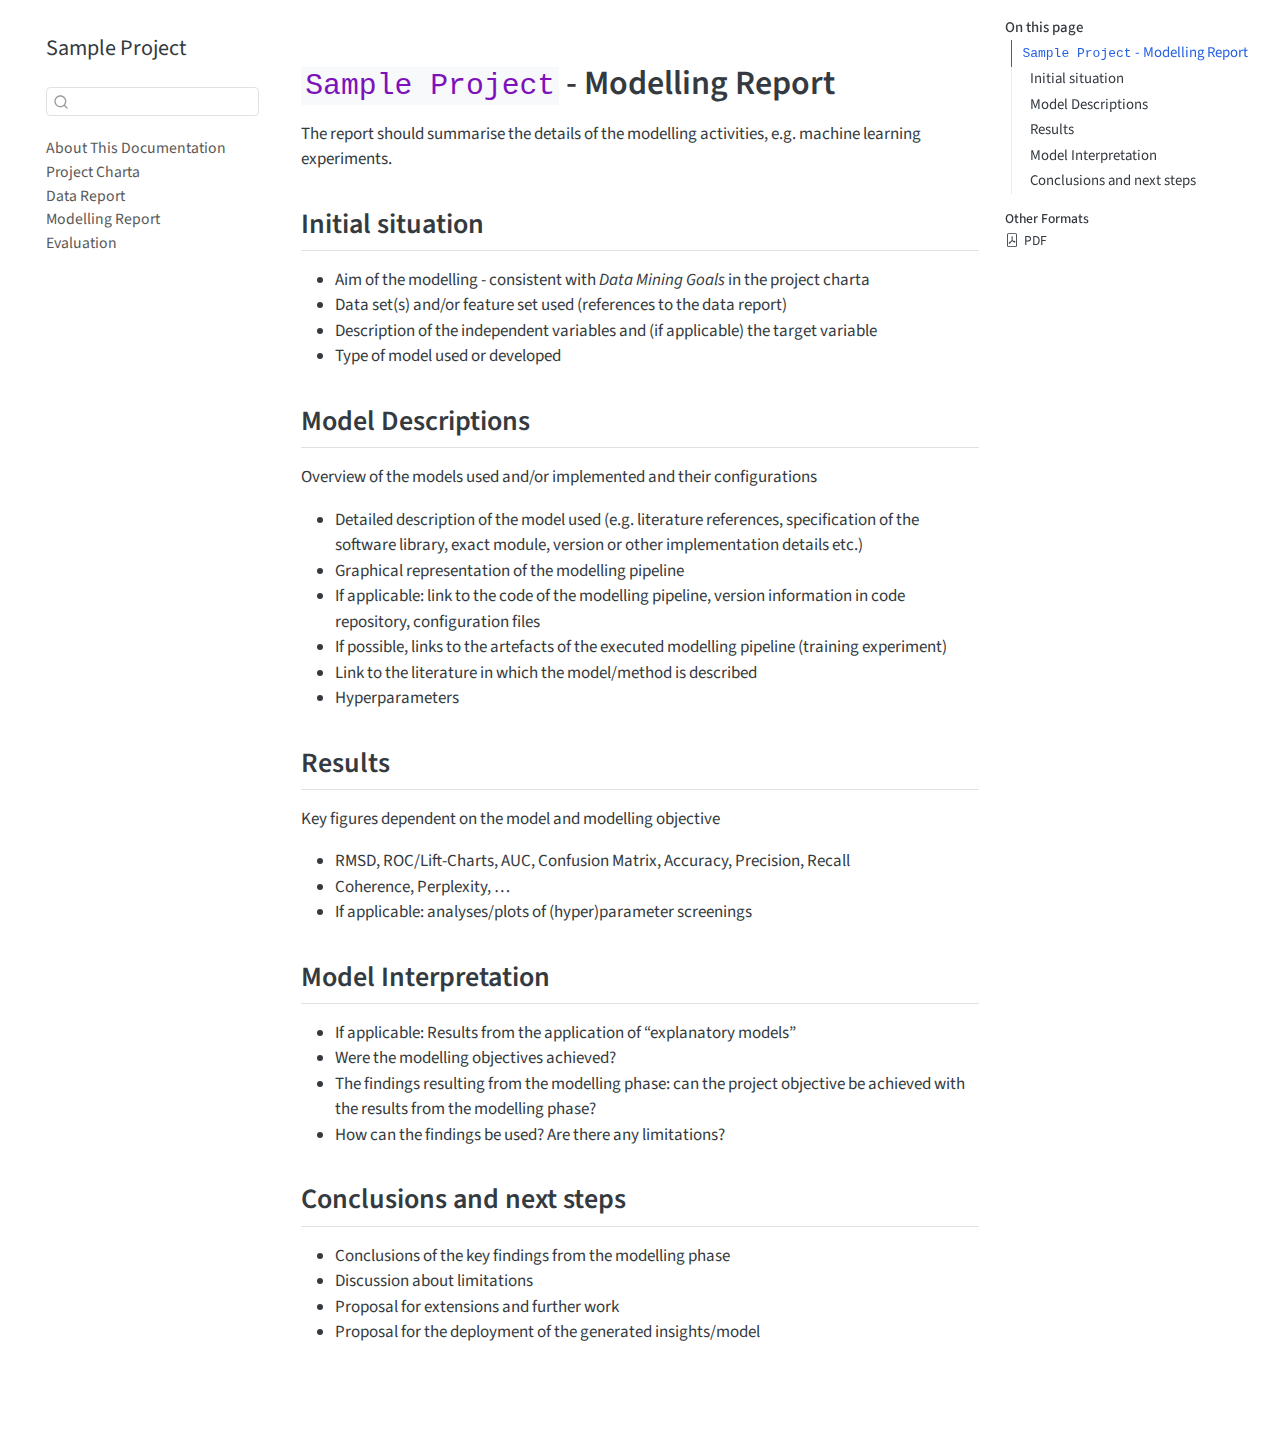
<file: md-templates/modelling_report.html>
<!DOCTYPE html>
<html xmlns="http://www.w3.org/1999/xhtml" lang="en" xml:lang="en"><head>

<meta charset="utf-8">
<meta name="generator" content="quarto-1.7.32">

<meta name="viewport" content="width=device-width, initial-scale=1.0, user-scalable=yes">


<title>modelling_report – Sample Project</title>
<style>
code{white-space: pre-wrap;}
span.smallcaps{font-variant: small-caps;}
div.columns{display: flex; gap: min(4vw, 1.5em);}
div.column{flex: auto; overflow-x: auto;}
div.hanging-indent{margin-left: 1.5em; text-indent: -1.5em;}
ul.task-list{list-style: none;}
ul.task-list li input[type="checkbox"] {
  width: 0.8em;
  margin: 0 0.8em 0.2em -1em; /* quarto-specific, see https://github.com/quarto-dev/quarto-cli/issues/4556 */ 
  vertical-align: middle;
}
</style>


<script src="../site_libs/quarto-nav/quarto-nav.js"></script>
<script src="../site_libs/quarto-nav/headroom.min.js"></script>
<script src="../site_libs/clipboard/clipboard.min.js"></script>
<script src="../site_libs/quarto-search/autocomplete.umd.js"></script>
<script src="../site_libs/quarto-search/fuse.min.js"></script>
<script src="../site_libs/quarto-search/quarto-search.js"></script>
<meta name="quarto:offset" content="../">
<script src="../site_libs/quarto-html/quarto.js" type="module"></script>
<script src="../site_libs/quarto-html/tabsets/tabsets.js" type="module"></script>
<script src="../site_libs/quarto-html/popper.min.js"></script>
<script src="../site_libs/quarto-html/tippy.umd.min.js"></script>
<script src="../site_libs/quarto-html/anchor.min.js"></script>
<link href="../site_libs/quarto-html/tippy.css" rel="stylesheet">
<link href="../site_libs/quarto-html/quarto-syntax-highlighting-37eea08aefeeee20ff55810ff984fec1.css" rel="stylesheet" id="quarto-text-highlighting-styles">
<script src="../site_libs/bootstrap/bootstrap.min.js"></script>
<link href="../site_libs/bootstrap/bootstrap-icons.css" rel="stylesheet">
<link href="../site_libs/bootstrap/bootstrap-fe0ede6208eab8356951b236c18fccfe.min.css" rel="stylesheet" append-hash="true" id="quarto-bootstrap" data-mode="light">
<script id="quarto-search-options" type="application/json">{
  "location": "sidebar",
  "copy-button": false,
  "collapse-after": 3,
  "panel-placement": "start",
  "type": "textbox",
  "limit": 50,
  "keyboard-shortcut": [
    "f",
    "/",
    "s"
  ],
  "show-item-context": false,
  "language": {
    "search-no-results-text": "No results",
    "search-matching-documents-text": "matching documents",
    "search-copy-link-title": "Copy link to search",
    "search-hide-matches-text": "Hide additional matches",
    "search-more-match-text": "more match in this document",
    "search-more-matches-text": "more matches in this document",
    "search-clear-button-title": "Clear",
    "search-text-placeholder": "",
    "search-detached-cancel-button-title": "Cancel",
    "search-submit-button-title": "Submit",
    "search-label": "Search"
  }
}</script>


<link rel="stylesheet" href="../styles.css">
</head>

<body class="nav-sidebar floating quarto-light">

<div id="quarto-search-results"></div>
  <header id="quarto-header" class="headroom fixed-top">
  <nav class="quarto-secondary-nav">
    <div class="container-fluid d-flex">
      <button type="button" class="quarto-btn-toggle btn" data-bs-toggle="collapse" role="button" data-bs-target=".quarto-sidebar-collapse-item" aria-controls="quarto-sidebar" aria-expanded="false" aria-label="Toggle sidebar navigation" onclick="if (window.quartoToggleHeadroom) { window.quartoToggleHeadroom(); }">
        <i class="bi bi-layout-text-sidebar-reverse"></i>
      </button>
        <nav class="quarto-page-breadcrumbs" aria-label="breadcrumb"><ol class="breadcrumb"><li class="breadcrumb-item">
      Sample Project
      </li></ol></nav>
        <a class="flex-grow-1" role="navigation" data-bs-toggle="collapse" data-bs-target=".quarto-sidebar-collapse-item" aria-controls="quarto-sidebar" aria-expanded="false" aria-label="Toggle sidebar navigation" onclick="if (window.quartoToggleHeadroom) { window.quartoToggleHeadroom(); }">      
        </a>
      <button type="button" class="btn quarto-search-button" aria-label="Search" onclick="window.quartoOpenSearch();">
        <i class="bi bi-search"></i>
      </button>
    </div>
  </nav>
</header>
<!-- content -->
<div id="quarto-content" class="quarto-container page-columns page-rows-contents page-layout-article">
<!-- sidebar -->
  <nav id="quarto-sidebar" class="sidebar collapse collapse-horizontal quarto-sidebar-collapse-item sidebar-navigation floating overflow-auto">
    <div class="pt-lg-2 mt-2 text-left sidebar-header">
    <div class="sidebar-title mb-0 py-0">
      <a href="../">Sample Project</a> 
    </div>
      </div>
        <div class="mt-2 flex-shrink-0 align-items-center">
        <div class="sidebar-search">
        <div id="quarto-search" class="" title="Search"></div>
        </div>
        </div>
    <div class="sidebar-menu-container"> 
    <ul class="list-unstyled mt-1">
        <li class="sidebar-item">
  <div class="sidebar-item-container"> 
  <a href="../index.html" class="sidebar-item-text sidebar-link">
 <span class="menu-text">About This Documentation</span></a>
  </div>
</li>
        <li class="sidebar-item">
  <div class="sidebar-item-container"> 
  <a href="../project_charta.html" class="sidebar-item-text sidebar-link">
 <span class="menu-text">Project Charta</span></a>
  </div>
</li>
        <li class="sidebar-item">
  <div class="sidebar-item-container"> 
  <a href="../data_report.html" class="sidebar-item-text sidebar-link">
 <span class="menu-text">Data Report</span></a>
  </div>
</li>
        <li class="sidebar-item">
  <div class="sidebar-item-container"> 
  <a href="../modelling_report.html" class="sidebar-item-text sidebar-link">
 <span class="menu-text">Modelling Report</span></a>
  </div>
</li>
        <li class="sidebar-item">
  <div class="sidebar-item-container"> 
  <a href="../evaluation.html" class="sidebar-item-text sidebar-link">
 <span class="menu-text">Evaluation</span></a>
  </div>
</li>
    </ul>
    </div>
</nav>
<div id="quarto-sidebar-glass" class="quarto-sidebar-collapse-item" data-bs-toggle="collapse" data-bs-target=".quarto-sidebar-collapse-item"></div>
<!-- margin-sidebar -->
    <div id="quarto-margin-sidebar" class="sidebar margin-sidebar">
        <nav id="TOC" role="doc-toc" class="toc-active">
    <h2 id="toc-title">On this page</h2>
   
  <ul>
  <li><a href="#sample-project---modelling-report" id="toc-sample-project---modelling-report" class="nav-link active" data-scroll-target="#sample-project---modelling-report"><code>Sample Project</code> - Modelling Report</a>
  <ul class="collapse">
  <li><a href="#initial-situation" id="toc-initial-situation" class="nav-link" data-scroll-target="#initial-situation">Initial situation</a></li>
  <li><a href="#model-descriptions" id="toc-model-descriptions" class="nav-link" data-scroll-target="#model-descriptions">Model Descriptions</a></li>
  <li><a href="#results" id="toc-results" class="nav-link" data-scroll-target="#results">Results</a></li>
  <li><a href="#model-interpretation" id="toc-model-interpretation" class="nav-link" data-scroll-target="#model-interpretation">Model Interpretation</a></li>
  <li><a href="#conclusions-and-next-steps" id="toc-conclusions-and-next-steps" class="nav-link" data-scroll-target="#conclusions-and-next-steps">Conclusions and next steps</a></li>
  </ul></li>
  </ul>
<div class="quarto-alternate-formats"><h2>Other Formats</h2><ul><li><a href="modelling_report.pdf"><i class="bi bi-file-pdf"></i>PDF</a></li></ul></div></nav>
    </div>
<!-- main -->
<main class="content" id="quarto-document-content"><header id="title-block-header" class="quarto-title-block"></header>




<section id="sample-project---modelling-report" class="level1">
<h1><code>Sample Project</code> - Modelling Report</h1>
<p>The report should summarise the details of the modelling activities, e.g.&nbsp;machine learning experiments.</p>
<section id="initial-situation" class="level2">
<h2 class="anchored" data-anchor-id="initial-situation">Initial situation</h2>
<ul>
<li>Aim of the modelling - consistent with <em>Data Mining Goals</em> in the project charta</li>
<li>Data set(s) and/or feature set used (references to the data report)</li>
<li>Description of the independent variables and (if applicable) the target variable</li>
<li>Type of model used or developed</li>
</ul>
</section>
<section id="model-descriptions" class="level2">
<h2 class="anchored" data-anchor-id="model-descriptions">Model Descriptions</h2>
<p>Overview of the models used and/or implemented and their configurations</p>
<ul>
<li>Detailed description of the model used (e.g.&nbsp;literature references, specification of the software library, exact module, version or other implementation details etc.)</li>
<li>Graphical representation of the modelling pipeline</li>
<li>If applicable: link to the code of the modelling pipeline, version information in code repository, configuration files</li>
<li>If possible, links to the artefacts of the executed modelling pipeline (training experiment)</li>
<li>Link to the literature in which the model/method is described</li>
<li>Hyperparameters</li>
</ul>
</section>
<section id="results" class="level2">
<h2 class="anchored" data-anchor-id="results">Results</h2>
<p>Key figures dependent on the model and modelling objective</p>
<ul>
<li>RMSD, ROC/Lift-Charts, AUC, Confusion Matrix, Accuracy, Precision, Recall</li>
<li>Coherence, Perplexity, …</li>
<li>If applicable: analyses/plots of (hyper)parameter screenings</li>
</ul>
</section>
<section id="model-interpretation" class="level2">
<h2 class="anchored" data-anchor-id="model-interpretation">Model Interpretation</h2>
<ul>
<li>If applicable: Results from the application of “explanatory models”</li>
<li>Were the modelling objectives achieved?</li>
<li>The findings resulting from the modelling phase: can the project objective be achieved with the results from the modelling phase?</li>
<li>How can the findings be used? Are there any limitations?</li>
</ul>
</section>
<section id="conclusions-and-next-steps" class="level2">
<h2 class="anchored" data-anchor-id="conclusions-and-next-steps">Conclusions and next steps</h2>
<ul>
<li>Conclusions of the key findings from the modelling phase</li>
<li>Discussion about limitations</li>
<li>Proposal for extensions and further work</li>
<li>Proposal for the deployment of the generated insights/model</li>
</ul>


</section>
</section>

</main> <!-- /main -->
<script id="quarto-html-after-body" type="application/javascript">
  window.document.addEventListener("DOMContentLoaded", function (event) {
    const icon = "";
    const anchorJS = new window.AnchorJS();
    anchorJS.options = {
      placement: 'right',
      icon: icon
    };
    anchorJS.add('.anchored');
    const isCodeAnnotation = (el) => {
      for (const clz of el.classList) {
        if (clz.startsWith('code-annotation-')) {                     
          return true;
        }
      }
      return false;
    }
    const onCopySuccess = function(e) {
      // button target
      const button = e.trigger;
      // don't keep focus
      button.blur();
      // flash "checked"
      button.classList.add('code-copy-button-checked');
      var currentTitle = button.getAttribute("title");
      button.setAttribute("title", "Copied!");
      let tooltip;
      if (window.bootstrap) {
        button.setAttribute("data-bs-toggle", "tooltip");
        button.setAttribute("data-bs-placement", "left");
        button.setAttribute("data-bs-title", "Copied!");
        tooltip = new bootstrap.Tooltip(button, 
          { trigger: "manual", 
            customClass: "code-copy-button-tooltip",
            offset: [0, -8]});
        tooltip.show();    
      }
      setTimeout(function() {
        if (tooltip) {
          tooltip.hide();
          button.removeAttribute("data-bs-title");
          button.removeAttribute("data-bs-toggle");
          button.removeAttribute("data-bs-placement");
        }
        button.setAttribute("title", currentTitle);
        button.classList.remove('code-copy-button-checked');
      }, 1000);
      // clear code selection
      e.clearSelection();
    }
    const getTextToCopy = function(trigger) {
        const codeEl = trigger.previousElementSibling.cloneNode(true);
        for (const childEl of codeEl.children) {
          if (isCodeAnnotation(childEl)) {
            childEl.remove();
          }
        }
        return codeEl.innerText;
    }
    const clipboard = new window.ClipboardJS('.code-copy-button:not([data-in-quarto-modal])', {
      text: getTextToCopy
    });
    clipboard.on('success', onCopySuccess);
    if (window.document.getElementById('quarto-embedded-source-code-modal')) {
      const clipboardModal = new window.ClipboardJS('.code-copy-button[data-in-quarto-modal]', {
        text: getTextToCopy,
        container: window.document.getElementById('quarto-embedded-source-code-modal')
      });
      clipboardModal.on('success', onCopySuccess);
    }
      var localhostRegex = new RegExp(/^(?:http|https):\/\/localhost\:?[0-9]*\//);
      var mailtoRegex = new RegExp(/^mailto:/);
        var filterRegex = new RegExp("https:\/\/lizstahlbaum\.github\.io\/projectTemp\/");
      var isInternal = (href) => {
          return filterRegex.test(href) || localhostRegex.test(href) || mailtoRegex.test(href);
      }
      // Inspect non-navigation links and adorn them if external
     var links = window.document.querySelectorAll('a[href]:not(.nav-link):not(.navbar-brand):not(.toc-action):not(.sidebar-link):not(.sidebar-item-toggle):not(.pagination-link):not(.no-external):not([aria-hidden]):not(.dropdown-item):not(.quarto-navigation-tool):not(.about-link)');
      for (var i=0; i<links.length; i++) {
        const link = links[i];
        if (!isInternal(link.href)) {
          // undo the damage that might have been done by quarto-nav.js in the case of
          // links that we want to consider external
          if (link.dataset.originalHref !== undefined) {
            link.href = link.dataset.originalHref;
          }
        }
      }
    function tippyHover(el, contentFn, onTriggerFn, onUntriggerFn) {
      const config = {
        allowHTML: true,
        maxWidth: 500,
        delay: 100,
        arrow: false,
        appendTo: function(el) {
            return el.parentElement;
        },
        interactive: true,
        interactiveBorder: 10,
        theme: 'quarto',
        placement: 'bottom-start',
      };
      if (contentFn) {
        config.content = contentFn;
      }
      if (onTriggerFn) {
        config.onTrigger = onTriggerFn;
      }
      if (onUntriggerFn) {
        config.onUntrigger = onUntriggerFn;
      }
      window.tippy(el, config); 
    }
    const noterefs = window.document.querySelectorAll('a[role="doc-noteref"]');
    for (var i=0; i<noterefs.length; i++) {
      const ref = noterefs[i];
      tippyHover(ref, function() {
        // use id or data attribute instead here
        let href = ref.getAttribute('data-footnote-href') || ref.getAttribute('href');
        try { href = new URL(href).hash; } catch {}
        const id = href.replace(/^#\/?/, "");
        const note = window.document.getElementById(id);
        if (note) {
          return note.innerHTML;
        } else {
          return "";
        }
      });
    }
    const xrefs = window.document.querySelectorAll('a.quarto-xref');
    const processXRef = (id, note) => {
      // Strip column container classes
      const stripColumnClz = (el) => {
        el.classList.remove("page-full", "page-columns");
        if (el.children) {
          for (const child of el.children) {
            stripColumnClz(child);
          }
        }
      }
      stripColumnClz(note)
      if (id === null || id.startsWith('sec-')) {
        // Special case sections, only their first couple elements
        const container = document.createElement("div");
        if (note.children && note.children.length > 2) {
          container.appendChild(note.children[0].cloneNode(true));
          for (let i = 1; i < note.children.length; i++) {
            const child = note.children[i];
            if (child.tagName === "P" && child.innerText === "") {
              continue;
            } else {
              container.appendChild(child.cloneNode(true));
              break;
            }
          }
          if (window.Quarto?.typesetMath) {
            window.Quarto.typesetMath(container);
          }
          return container.innerHTML
        } else {
          if (window.Quarto?.typesetMath) {
            window.Quarto.typesetMath(note);
          }
          return note.innerHTML;
        }
      } else {
        // Remove any anchor links if they are present
        const anchorLink = note.querySelector('a.anchorjs-link');
        if (anchorLink) {
          anchorLink.remove();
        }
        if (window.Quarto?.typesetMath) {
          window.Quarto.typesetMath(note);
        }
        if (note.classList.contains("callout")) {
          return note.outerHTML;
        } else {
          return note.innerHTML;
        }
      }
    }
    for (var i=0; i<xrefs.length; i++) {
      const xref = xrefs[i];
      tippyHover(xref, undefined, function(instance) {
        instance.disable();
        let url = xref.getAttribute('href');
        let hash = undefined; 
        if (url.startsWith('#')) {
          hash = url;
        } else {
          try { hash = new URL(url).hash; } catch {}
        }
        if (hash) {
          const id = hash.replace(/^#\/?/, "");
          const note = window.document.getElementById(id);
          if (note !== null) {
            try {
              const html = processXRef(id, note.cloneNode(true));
              instance.setContent(html);
            } finally {
              instance.enable();
              instance.show();
            }
          } else {
            // See if we can fetch this
            fetch(url.split('#')[0])
            .then(res => res.text())
            .then(html => {
              const parser = new DOMParser();
              const htmlDoc = parser.parseFromString(html, "text/html");
              const note = htmlDoc.getElementById(id);
              if (note !== null) {
                const html = processXRef(id, note);
                instance.setContent(html);
              } 
            }).finally(() => {
              instance.enable();
              instance.show();
            });
          }
        } else {
          // See if we can fetch a full url (with no hash to target)
          // This is a special case and we should probably do some content thinning / targeting
          fetch(url)
          .then(res => res.text())
          .then(html => {
            const parser = new DOMParser();
            const htmlDoc = parser.parseFromString(html, "text/html");
            const note = htmlDoc.querySelector('main.content');
            if (note !== null) {
              // This should only happen for chapter cross references
              // (since there is no id in the URL)
              // remove the first header
              if (note.children.length > 0 && note.children[0].tagName === "HEADER") {
                note.children[0].remove();
              }
              const html = processXRef(null, note);
              instance.setContent(html);
            } 
          }).finally(() => {
            instance.enable();
            instance.show();
          });
        }
      }, function(instance) {
      });
    }
        let selectedAnnoteEl;
        const selectorForAnnotation = ( cell, annotation) => {
          let cellAttr = 'data-code-cell="' + cell + '"';
          let lineAttr = 'data-code-annotation="' +  annotation + '"';
          const selector = 'span[' + cellAttr + '][' + lineAttr + ']';
          return selector;
        }
        const selectCodeLines = (annoteEl) => {
          const doc = window.document;
          const targetCell = annoteEl.getAttribute("data-target-cell");
          const targetAnnotation = annoteEl.getAttribute("data-target-annotation");
          const annoteSpan = window.document.querySelector(selectorForAnnotation(targetCell, targetAnnotation));
          const lines = annoteSpan.getAttribute("data-code-lines").split(",");
          const lineIds = lines.map((line) => {
            return targetCell + "-" + line;
          })
          let top = null;
          let height = null;
          let parent = null;
          if (lineIds.length > 0) {
              //compute the position of the single el (top and bottom and make a div)
              const el = window.document.getElementById(lineIds[0]);
              top = el.offsetTop;
              height = el.offsetHeight;
              parent = el.parentElement.parentElement;
            if (lineIds.length > 1) {
              const lastEl = window.document.getElementById(lineIds[lineIds.length - 1]);
              const bottom = lastEl.offsetTop + lastEl.offsetHeight;
              height = bottom - top;
            }
            if (top !== null && height !== null && parent !== null) {
              // cook up a div (if necessary) and position it 
              let div = window.document.getElementById("code-annotation-line-highlight");
              if (div === null) {
                div = window.document.createElement("div");
                div.setAttribute("id", "code-annotation-line-highlight");
                div.style.position = 'absolute';
                parent.appendChild(div);
              }
              div.style.top = top - 2 + "px";
              div.style.height = height + 4 + "px";
              div.style.left = 0;
              let gutterDiv = window.document.getElementById("code-annotation-line-highlight-gutter");
              if (gutterDiv === null) {
                gutterDiv = window.document.createElement("div");
                gutterDiv.setAttribute("id", "code-annotation-line-highlight-gutter");
                gutterDiv.style.position = 'absolute';
                const codeCell = window.document.getElementById(targetCell);
                const gutter = codeCell.querySelector('.code-annotation-gutter');
                gutter.appendChild(gutterDiv);
              }
              gutterDiv.style.top = top - 2 + "px";
              gutterDiv.style.height = height + 4 + "px";
            }
            selectedAnnoteEl = annoteEl;
          }
        };
        const unselectCodeLines = () => {
          const elementsIds = ["code-annotation-line-highlight", "code-annotation-line-highlight-gutter"];
          elementsIds.forEach((elId) => {
            const div = window.document.getElementById(elId);
            if (div) {
              div.remove();
            }
          });
          selectedAnnoteEl = undefined;
        };
          // Handle positioning of the toggle
      window.addEventListener(
        "resize",
        throttle(() => {
          elRect = undefined;
          if (selectedAnnoteEl) {
            selectCodeLines(selectedAnnoteEl);
          }
        }, 10)
      );
      function throttle(fn, ms) {
      let throttle = false;
      let timer;
        return (...args) => {
          if(!throttle) { // first call gets through
              fn.apply(this, args);
              throttle = true;
          } else { // all the others get throttled
              if(timer) clearTimeout(timer); // cancel #2
              timer = setTimeout(() => {
                fn.apply(this, args);
                timer = throttle = false;
              }, ms);
          }
        };
      }
        // Attach click handler to the DT
        const annoteDls = window.document.querySelectorAll('dt[data-target-cell]');
        for (const annoteDlNode of annoteDls) {
          annoteDlNode.addEventListener('click', (event) => {
            const clickedEl = event.target;
            if (clickedEl !== selectedAnnoteEl) {
              unselectCodeLines();
              const activeEl = window.document.querySelector('dt[data-target-cell].code-annotation-active');
              if (activeEl) {
                activeEl.classList.remove('code-annotation-active');
              }
              selectCodeLines(clickedEl);
              clickedEl.classList.add('code-annotation-active');
            } else {
              // Unselect the line
              unselectCodeLines();
              clickedEl.classList.remove('code-annotation-active');
            }
          });
        }
    const findCites = (el) => {
      const parentEl = el.parentElement;
      if (parentEl) {
        const cites = parentEl.dataset.cites;
        if (cites) {
          return {
            el,
            cites: cites.split(' ')
          };
        } else {
          return findCites(el.parentElement)
        }
      } else {
        return undefined;
      }
    };
    var bibliorefs = window.document.querySelectorAll('a[role="doc-biblioref"]');
    for (var i=0; i<bibliorefs.length; i++) {
      const ref = bibliorefs[i];
      const citeInfo = findCites(ref);
      if (citeInfo) {
        tippyHover(citeInfo.el, function() {
          var popup = window.document.createElement('div');
          citeInfo.cites.forEach(function(cite) {
            var citeDiv = window.document.createElement('div');
            citeDiv.classList.add('hanging-indent');
            citeDiv.classList.add('csl-entry');
            var biblioDiv = window.document.getElementById('ref-' + cite);
            if (biblioDiv) {
              citeDiv.innerHTML = biblioDiv.innerHTML;
            }
            popup.appendChild(citeDiv);
          });
          return popup.innerHTML;
        });
      }
    }
  });
  </script>
</div> <!-- /content -->




</body></html>
</file>
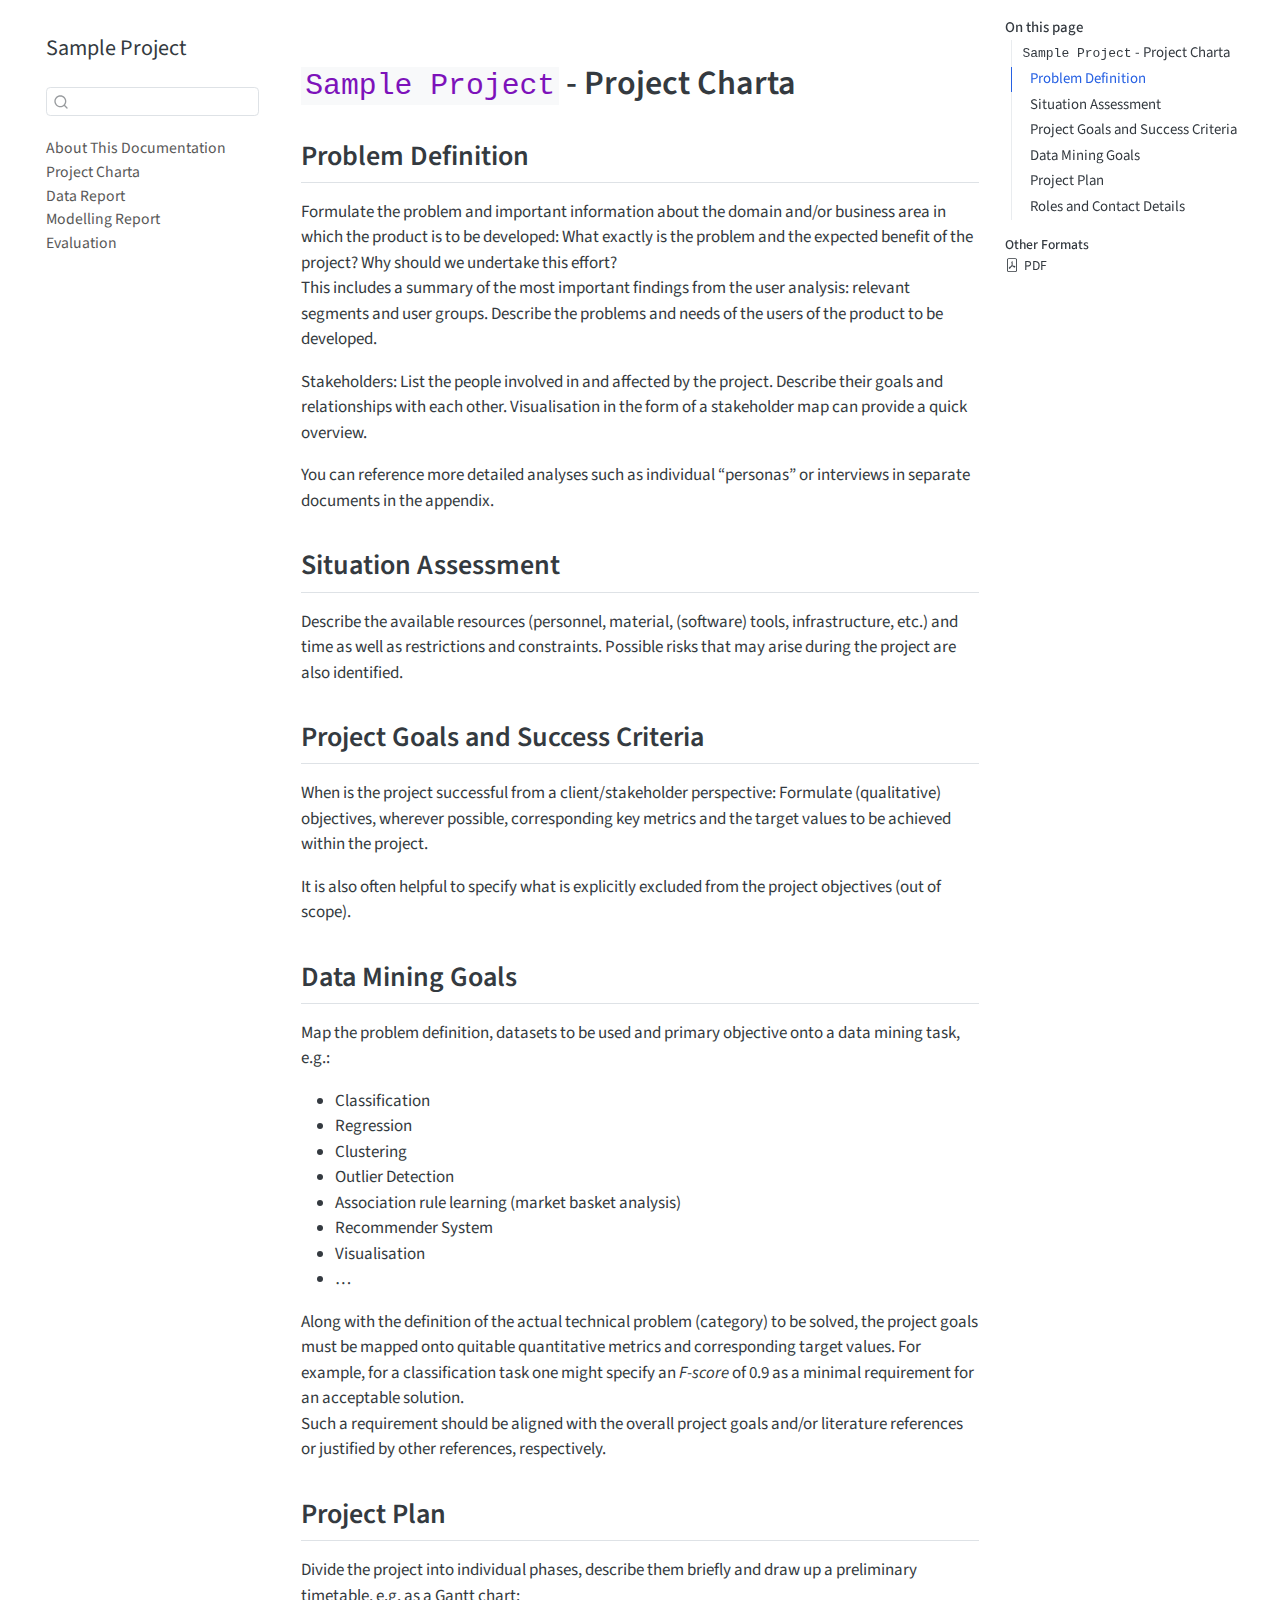
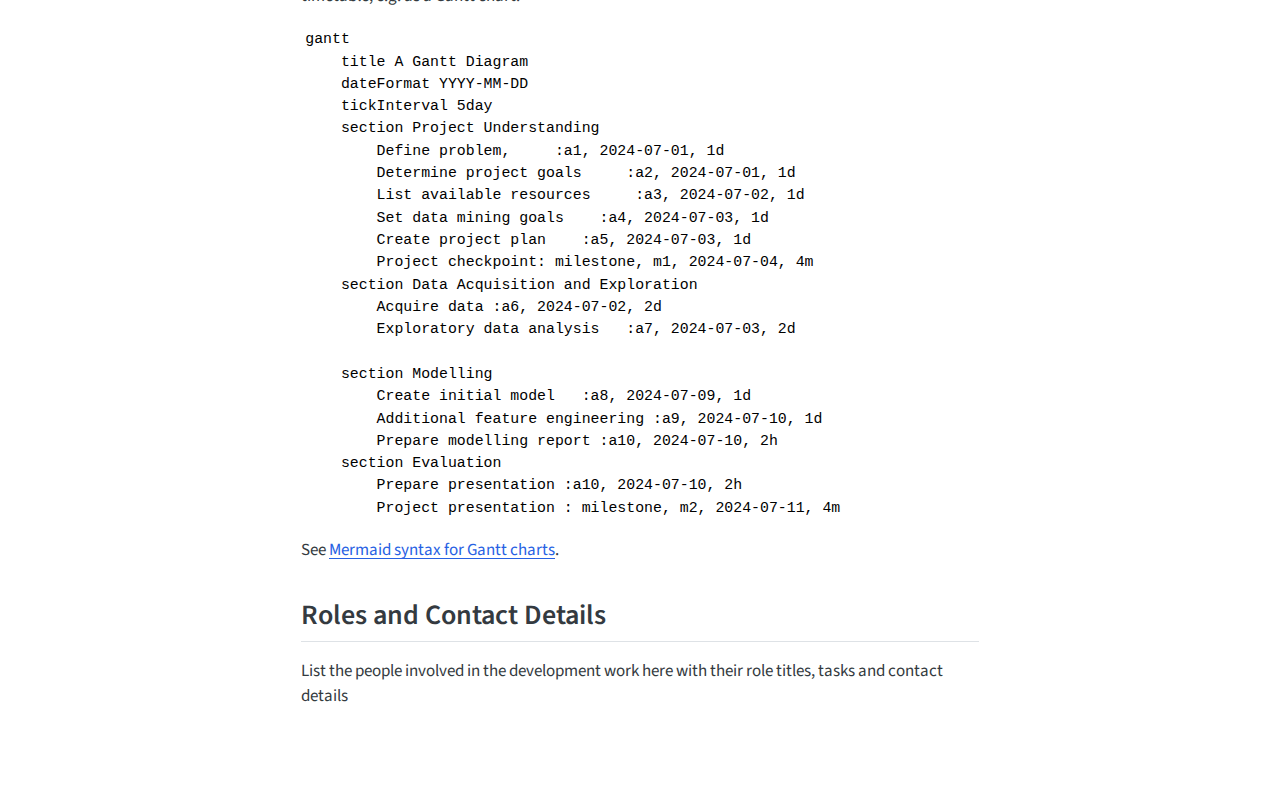
<file: md-templates/project_charta_template.html>
<!DOCTYPE html>
<html xmlns="http://www.w3.org/1999/xhtml" lang="en" xml:lang="en"><head>

<meta charset="utf-8">
<meta name="generator" content="quarto-1.7.32">

<meta name="viewport" content="width=device-width, initial-scale=1.0, user-scalable=yes">


<title>project_charta_template – Sample Project</title>
<style>
code{white-space: pre-wrap;}
span.smallcaps{font-variant: small-caps;}
div.columns{display: flex; gap: min(4vw, 1.5em);}
div.column{flex: auto; overflow-x: auto;}
div.hanging-indent{margin-left: 1.5em; text-indent: -1.5em;}
ul.task-list{list-style: none;}
ul.task-list li input[type="checkbox"] {
  width: 0.8em;
  margin: 0 0.8em 0.2em -1em; /* quarto-specific, see https://github.com/quarto-dev/quarto-cli/issues/4556 */ 
  vertical-align: middle;
}
</style>


<script src="../site_libs/quarto-nav/quarto-nav.js"></script>
<script src="../site_libs/quarto-nav/headroom.min.js"></script>
<script src="../site_libs/clipboard/clipboard.min.js"></script>
<script src="../site_libs/quarto-search/autocomplete.umd.js"></script>
<script src="../site_libs/quarto-search/fuse.min.js"></script>
<script src="../site_libs/quarto-search/quarto-search.js"></script>
<meta name="quarto:offset" content="../">
<script src="../site_libs/quarto-html/quarto.js" type="module"></script>
<script src="../site_libs/quarto-html/tabsets/tabsets.js" type="module"></script>
<script src="../site_libs/quarto-html/popper.min.js"></script>
<script src="../site_libs/quarto-html/tippy.umd.min.js"></script>
<script src="../site_libs/quarto-html/anchor.min.js"></script>
<link href="../site_libs/quarto-html/tippy.css" rel="stylesheet">
<link href="../site_libs/quarto-html/quarto-syntax-highlighting-37eea08aefeeee20ff55810ff984fec1.css" rel="stylesheet" id="quarto-text-highlighting-styles">
<script src="../site_libs/bootstrap/bootstrap.min.js"></script>
<link href="../site_libs/bootstrap/bootstrap-icons.css" rel="stylesheet">
<link href="../site_libs/bootstrap/bootstrap-fe0ede6208eab8356951b236c18fccfe.min.css" rel="stylesheet" append-hash="true" id="quarto-bootstrap" data-mode="light">
<script id="quarto-search-options" type="application/json">{
  "location": "sidebar",
  "copy-button": false,
  "collapse-after": 3,
  "panel-placement": "start",
  "type": "textbox",
  "limit": 50,
  "keyboard-shortcut": [
    "f",
    "/",
    "s"
  ],
  "show-item-context": false,
  "language": {
    "search-no-results-text": "No results",
    "search-matching-documents-text": "matching documents",
    "search-copy-link-title": "Copy link to search",
    "search-hide-matches-text": "Hide additional matches",
    "search-more-match-text": "more match in this document",
    "search-more-matches-text": "more matches in this document",
    "search-clear-button-title": "Clear",
    "search-text-placeholder": "",
    "search-detached-cancel-button-title": "Cancel",
    "search-submit-button-title": "Submit",
    "search-label": "Search"
  }
}</script>


<link rel="stylesheet" href="../styles.css">
</head>

<body class="nav-sidebar floating quarto-light">

<div id="quarto-search-results"></div>
  <header id="quarto-header" class="headroom fixed-top">
  <nav class="quarto-secondary-nav">
    <div class="container-fluid d-flex">
      <button type="button" class="quarto-btn-toggle btn" data-bs-toggle="collapse" role="button" data-bs-target=".quarto-sidebar-collapse-item" aria-controls="quarto-sidebar" aria-expanded="false" aria-label="Toggle sidebar navigation" onclick="if (window.quartoToggleHeadroom) { window.quartoToggleHeadroom(); }">
        <i class="bi bi-layout-text-sidebar-reverse"></i>
      </button>
        <nav class="quarto-page-breadcrumbs" aria-label="breadcrumb"><ol class="breadcrumb"><li class="breadcrumb-item">
      Sample Project
      </li></ol></nav>
        <a class="flex-grow-1" role="navigation" data-bs-toggle="collapse" data-bs-target=".quarto-sidebar-collapse-item" aria-controls="quarto-sidebar" aria-expanded="false" aria-label="Toggle sidebar navigation" onclick="if (window.quartoToggleHeadroom) { window.quartoToggleHeadroom(); }">      
        </a>
      <button type="button" class="btn quarto-search-button" aria-label="Search" onclick="window.quartoOpenSearch();">
        <i class="bi bi-search"></i>
      </button>
    </div>
  </nav>
</header>
<!-- content -->
<div id="quarto-content" class="quarto-container page-columns page-rows-contents page-layout-article">
<!-- sidebar -->
  <nav id="quarto-sidebar" class="sidebar collapse collapse-horizontal quarto-sidebar-collapse-item sidebar-navigation floating overflow-auto">
    <div class="pt-lg-2 mt-2 text-left sidebar-header">
    <div class="sidebar-title mb-0 py-0">
      <a href="../">Sample Project</a> 
    </div>
      </div>
        <div class="mt-2 flex-shrink-0 align-items-center">
        <div class="sidebar-search">
        <div id="quarto-search" class="" title="Search"></div>
        </div>
        </div>
    <div class="sidebar-menu-container"> 
    <ul class="list-unstyled mt-1">
        <li class="sidebar-item">
  <div class="sidebar-item-container"> 
  <a href="../index.html" class="sidebar-item-text sidebar-link">
 <span class="menu-text">About This Documentation</span></a>
  </div>
</li>
        <li class="sidebar-item">
  <div class="sidebar-item-container"> 
  <a href="../project_charta.html" class="sidebar-item-text sidebar-link">
 <span class="menu-text">Project Charta</span></a>
  </div>
</li>
        <li class="sidebar-item">
  <div class="sidebar-item-container"> 
  <a href="../data_report.html" class="sidebar-item-text sidebar-link">
 <span class="menu-text">Data Report</span></a>
  </div>
</li>
        <li class="sidebar-item">
  <div class="sidebar-item-container"> 
  <a href="../modelling_report.html" class="sidebar-item-text sidebar-link">
 <span class="menu-text">Modelling Report</span></a>
  </div>
</li>
        <li class="sidebar-item">
  <div class="sidebar-item-container"> 
  <a href="../evaluation.html" class="sidebar-item-text sidebar-link">
 <span class="menu-text">Evaluation</span></a>
  </div>
</li>
    </ul>
    </div>
</nav>
<div id="quarto-sidebar-glass" class="quarto-sidebar-collapse-item" data-bs-toggle="collapse" data-bs-target=".quarto-sidebar-collapse-item"></div>
<!-- margin-sidebar -->
    <div id="quarto-margin-sidebar" class="sidebar margin-sidebar">
        <nav id="TOC" role="doc-toc" class="toc-active">
    <h2 id="toc-title">On this page</h2>
   
  <ul>
  <li><a href="#sample-project---project-charta" id="toc-sample-project---project-charta" class="nav-link active" data-scroll-target="#sample-project---project-charta"><code>Sample Project</code> - Project Charta</a>
  <ul class="collapse">
  <li><a href="#problem-definition" id="toc-problem-definition" class="nav-link" data-scroll-target="#problem-definition">Problem Definition</a></li>
  <li><a href="#situation-assessment" id="toc-situation-assessment" class="nav-link" data-scroll-target="#situation-assessment">Situation Assessment</a></li>
  <li><a href="#project-goals-and-success-criteria" id="toc-project-goals-and-success-criteria" class="nav-link" data-scroll-target="#project-goals-and-success-criteria">Project Goals and Success Criteria</a></li>
  <li><a href="#data-mining-goals" id="toc-data-mining-goals" class="nav-link" data-scroll-target="#data-mining-goals">Data Mining Goals</a></li>
  <li><a href="#project-plan" id="toc-project-plan" class="nav-link" data-scroll-target="#project-plan">Project Plan</a></li>
  <li><a href="#roles-and-contact-details" id="toc-roles-and-contact-details" class="nav-link" data-scroll-target="#roles-and-contact-details">Roles and Contact Details</a></li>
  </ul></li>
  </ul>
<div class="quarto-alternate-formats"><h2>Other Formats</h2><ul><li><a href="project_charta_template.pdf"><i class="bi bi-file-pdf"></i>PDF</a></li></ul></div></nav>
    </div>
<!-- main -->
<main class="content" id="quarto-document-content"><header id="title-block-header" class="quarto-title-block"></header>




<section id="sample-project---project-charta" class="level1">
<h1><code>Sample Project</code> - Project Charta</h1>
<section id="problem-definition" class="level2">
<h2 class="anchored" data-anchor-id="problem-definition">Problem Definition</h2>
<p>Formulate the problem and important information about the domain and/or business area in which the product is to be developed: What exactly is the problem and the expected benefit of the project? Why should we undertake this effort?<br>
This includes a summary of the most important findings from the user analysis: relevant segments and user groups. Describe the problems and needs of the users of the product to be developed.</p>
<p>Stakeholders: List the people involved in and affected by the project. Describe their goals and relationships with each other. Visualisation in the form of a stakeholder map can provide a quick overview.</p>
<p>You can reference more detailed analyses such as individual “personas” or interviews in separate documents in the appendix.</p>
</section>
<section id="situation-assessment" class="level2">
<h2 class="anchored" data-anchor-id="situation-assessment">Situation Assessment</h2>
<p>Describe the available resources (personnel, material, (software) tools, infrastructure, etc.) and time as well as restrictions and constraints. Possible risks that may arise during the project are also identified.</p>
</section>
<section id="project-goals-and-success-criteria" class="level2">
<h2 class="anchored" data-anchor-id="project-goals-and-success-criteria">Project Goals and Success Criteria</h2>
<p>When is the project successful from a client/stakeholder perspective: Formulate (qualitative) objectives, wherever possible, corresponding key metrics and the target values to be achieved within the project.</p>
<p>It is also often helpful to specify what is explicitly excluded from the project objectives (out of scope).</p>
</section>
<section id="data-mining-goals" class="level2">
<h2 class="anchored" data-anchor-id="data-mining-goals">Data Mining Goals</h2>
<p>Map the problem definition, datasets to be used and primary objective onto a data mining task, e.g.:</p>
<ul>
<li>Classification</li>
<li>Regression</li>
<li>Clustering</li>
<li>Outlier Detection</li>
<li>Association rule learning (market basket analysis)</li>
<li>Recommender System</li>
<li>Visualisation</li>
<li>…</li>
</ul>
<p>Along with the definition of the actual technical problem (category) to be solved, the project goals must be mapped onto quitable quantitative metrics and corresponding target values. For example, for a classification task one might specify an <em>F-score</em> of 0.9 as a minimal requirement for an acceptable solution.<br>
Such a requirement should be aligned with the overall project goals and/or literature references or justified by other references, respectively.</p>
</section>
<section id="project-plan" class="level2">
<h2 class="anchored" data-anchor-id="project-plan">Project Plan</h2>
<p>Divide the project into individual phases, describe them briefly and draw up a preliminary timetable, e.g.&nbsp;as a Gantt chart:</p>
<pre class="mermaid"><code>gantt
    title A Gantt Diagram
    dateFormat YYYY-MM-DD
    tickInterval 5day
    section Project Understanding
        Define problem,     :a1, 2024-07-01, 1d
        Determine project goals     :a2, 2024-07-01, 1d
        List available resources     :a3, 2024-07-02, 1d
        Set data mining goals    :a4, 2024-07-03, 1d
        Create project plan    :a5, 2024-07-03, 1d
        Project checkpoint: milestone, m1, 2024-07-04, 4m
    section Data Acquisition and Exploration
        Acquire data :a6, 2024-07-02, 2d
        Exploratory data analysis   :a7, 2024-07-03, 2d
        
    section Modelling
        Create initial model   :a8, 2024-07-09, 1d
        Additional feature engineering :a9, 2024-07-10, 1d
        Prepare modelling report :a10, 2024-07-10, 2h
    section Evaluation
        Prepare presentation :a10, 2024-07-10, 2h
        Project presentation : milestone, m2, 2024-07-11, 4m</code></pre>
<p>See <a href="https://mermaid.js.org/syntax/gantt.html">Mermaid syntax for Gantt charts</a>.</p>
</section>
<section id="roles-and-contact-details" class="level2">
<h2 class="anchored" data-anchor-id="roles-and-contact-details">Roles and Contact Details</h2>
<p>List the people involved in the development work here with their role titles, tasks and contact details</p>


</section>
</section>

</main> <!-- /main -->
<script id="quarto-html-after-body" type="application/javascript">
  window.document.addEventListener("DOMContentLoaded", function (event) {
    const icon = "";
    const anchorJS = new window.AnchorJS();
    anchorJS.options = {
      placement: 'right',
      icon: icon
    };
    anchorJS.add('.anchored');
    const isCodeAnnotation = (el) => {
      for (const clz of el.classList) {
        if (clz.startsWith('code-annotation-')) {                     
          return true;
        }
      }
      return false;
    }
    const onCopySuccess = function(e) {
      // button target
      const button = e.trigger;
      // don't keep focus
      button.blur();
      // flash "checked"
      button.classList.add('code-copy-button-checked');
      var currentTitle = button.getAttribute("title");
      button.setAttribute("title", "Copied!");
      let tooltip;
      if (window.bootstrap) {
        button.setAttribute("data-bs-toggle", "tooltip");
        button.setAttribute("data-bs-placement", "left");
        button.setAttribute("data-bs-title", "Copied!");
        tooltip = new bootstrap.Tooltip(button, 
          { trigger: "manual", 
            customClass: "code-copy-button-tooltip",
            offset: [0, -8]});
        tooltip.show();    
      }
      setTimeout(function() {
        if (tooltip) {
          tooltip.hide();
          button.removeAttribute("data-bs-title");
          button.removeAttribute("data-bs-toggle");
          button.removeAttribute("data-bs-placement");
        }
        button.setAttribute("title", currentTitle);
        button.classList.remove('code-copy-button-checked');
      }, 1000);
      // clear code selection
      e.clearSelection();
    }
    const getTextToCopy = function(trigger) {
        const codeEl = trigger.previousElementSibling.cloneNode(true);
        for (const childEl of codeEl.children) {
          if (isCodeAnnotation(childEl)) {
            childEl.remove();
          }
        }
        return codeEl.innerText;
    }
    const clipboard = new window.ClipboardJS('.code-copy-button:not([data-in-quarto-modal])', {
      text: getTextToCopy
    });
    clipboard.on('success', onCopySuccess);
    if (window.document.getElementById('quarto-embedded-source-code-modal')) {
      const clipboardModal = new window.ClipboardJS('.code-copy-button[data-in-quarto-modal]', {
        text: getTextToCopy,
        container: window.document.getElementById('quarto-embedded-source-code-modal')
      });
      clipboardModal.on('success', onCopySuccess);
    }
      var localhostRegex = new RegExp(/^(?:http|https):\/\/localhost\:?[0-9]*\//);
      var mailtoRegex = new RegExp(/^mailto:/);
        var filterRegex = new RegExp("https:\/\/lizstahlbaum\.github\.io\/projectTemp\/");
      var isInternal = (href) => {
          return filterRegex.test(href) || localhostRegex.test(href) || mailtoRegex.test(href);
      }
      // Inspect non-navigation links and adorn them if external
     var links = window.document.querySelectorAll('a[href]:not(.nav-link):not(.navbar-brand):not(.toc-action):not(.sidebar-link):not(.sidebar-item-toggle):not(.pagination-link):not(.no-external):not([aria-hidden]):not(.dropdown-item):not(.quarto-navigation-tool):not(.about-link)');
      for (var i=0; i<links.length; i++) {
        const link = links[i];
        if (!isInternal(link.href)) {
          // undo the damage that might have been done by quarto-nav.js in the case of
          // links that we want to consider external
          if (link.dataset.originalHref !== undefined) {
            link.href = link.dataset.originalHref;
          }
        }
      }
    function tippyHover(el, contentFn, onTriggerFn, onUntriggerFn) {
      const config = {
        allowHTML: true,
        maxWidth: 500,
        delay: 100,
        arrow: false,
        appendTo: function(el) {
            return el.parentElement;
        },
        interactive: true,
        interactiveBorder: 10,
        theme: 'quarto',
        placement: 'bottom-start',
      };
      if (contentFn) {
        config.content = contentFn;
      }
      if (onTriggerFn) {
        config.onTrigger = onTriggerFn;
      }
      if (onUntriggerFn) {
        config.onUntrigger = onUntriggerFn;
      }
      window.tippy(el, config); 
    }
    const noterefs = window.document.querySelectorAll('a[role="doc-noteref"]');
    for (var i=0; i<noterefs.length; i++) {
      const ref = noterefs[i];
      tippyHover(ref, function() {
        // use id or data attribute instead here
        let href = ref.getAttribute('data-footnote-href') || ref.getAttribute('href');
        try { href = new URL(href).hash; } catch {}
        const id = href.replace(/^#\/?/, "");
        const note = window.document.getElementById(id);
        if (note) {
          return note.innerHTML;
        } else {
          return "";
        }
      });
    }
    const xrefs = window.document.querySelectorAll('a.quarto-xref');
    const processXRef = (id, note) => {
      // Strip column container classes
      const stripColumnClz = (el) => {
        el.classList.remove("page-full", "page-columns");
        if (el.children) {
          for (const child of el.children) {
            stripColumnClz(child);
          }
        }
      }
      stripColumnClz(note)
      if (id === null || id.startsWith('sec-')) {
        // Special case sections, only their first couple elements
        const container = document.createElement("div");
        if (note.children && note.children.length > 2) {
          container.appendChild(note.children[0].cloneNode(true));
          for (let i = 1; i < note.children.length; i++) {
            const child = note.children[i];
            if (child.tagName === "P" && child.innerText === "") {
              continue;
            } else {
              container.appendChild(child.cloneNode(true));
              break;
            }
          }
          if (window.Quarto?.typesetMath) {
            window.Quarto.typesetMath(container);
          }
          return container.innerHTML
        } else {
          if (window.Quarto?.typesetMath) {
            window.Quarto.typesetMath(note);
          }
          return note.innerHTML;
        }
      } else {
        // Remove any anchor links if they are present
        const anchorLink = note.querySelector('a.anchorjs-link');
        if (anchorLink) {
          anchorLink.remove();
        }
        if (window.Quarto?.typesetMath) {
          window.Quarto.typesetMath(note);
        }
        if (note.classList.contains("callout")) {
          return note.outerHTML;
        } else {
          return note.innerHTML;
        }
      }
    }
    for (var i=0; i<xrefs.length; i++) {
      const xref = xrefs[i];
      tippyHover(xref, undefined, function(instance) {
        instance.disable();
        let url = xref.getAttribute('href');
        let hash = undefined; 
        if (url.startsWith('#')) {
          hash = url;
        } else {
          try { hash = new URL(url).hash; } catch {}
        }
        if (hash) {
          const id = hash.replace(/^#\/?/, "");
          const note = window.document.getElementById(id);
          if (note !== null) {
            try {
              const html = processXRef(id, note.cloneNode(true));
              instance.setContent(html);
            } finally {
              instance.enable();
              instance.show();
            }
          } else {
            // See if we can fetch this
            fetch(url.split('#')[0])
            .then(res => res.text())
            .then(html => {
              const parser = new DOMParser();
              const htmlDoc = parser.parseFromString(html, "text/html");
              const note = htmlDoc.getElementById(id);
              if (note !== null) {
                const html = processXRef(id, note);
                instance.setContent(html);
              } 
            }).finally(() => {
              instance.enable();
              instance.show();
            });
          }
        } else {
          // See if we can fetch a full url (with no hash to target)
          // This is a special case and we should probably do some content thinning / targeting
          fetch(url)
          .then(res => res.text())
          .then(html => {
            const parser = new DOMParser();
            const htmlDoc = parser.parseFromString(html, "text/html");
            const note = htmlDoc.querySelector('main.content');
            if (note !== null) {
              // This should only happen for chapter cross references
              // (since there is no id in the URL)
              // remove the first header
              if (note.children.length > 0 && note.children[0].tagName === "HEADER") {
                note.children[0].remove();
              }
              const html = processXRef(null, note);
              instance.setContent(html);
            } 
          }).finally(() => {
            instance.enable();
            instance.show();
          });
        }
      }, function(instance) {
      });
    }
        let selectedAnnoteEl;
        const selectorForAnnotation = ( cell, annotation) => {
          let cellAttr = 'data-code-cell="' + cell + '"';
          let lineAttr = 'data-code-annotation="' +  annotation + '"';
          const selector = 'span[' + cellAttr + '][' + lineAttr + ']';
          return selector;
        }
        const selectCodeLines = (annoteEl) => {
          const doc = window.document;
          const targetCell = annoteEl.getAttribute("data-target-cell");
          const targetAnnotation = annoteEl.getAttribute("data-target-annotation");
          const annoteSpan = window.document.querySelector(selectorForAnnotation(targetCell, targetAnnotation));
          const lines = annoteSpan.getAttribute("data-code-lines").split(",");
          const lineIds = lines.map((line) => {
            return targetCell + "-" + line;
          })
          let top = null;
          let height = null;
          let parent = null;
          if (lineIds.length > 0) {
              //compute the position of the single el (top and bottom and make a div)
              const el = window.document.getElementById(lineIds[0]);
              top = el.offsetTop;
              height = el.offsetHeight;
              parent = el.parentElement.parentElement;
            if (lineIds.length > 1) {
              const lastEl = window.document.getElementById(lineIds[lineIds.length - 1]);
              const bottom = lastEl.offsetTop + lastEl.offsetHeight;
              height = bottom - top;
            }
            if (top !== null && height !== null && parent !== null) {
              // cook up a div (if necessary) and position it 
              let div = window.document.getElementById("code-annotation-line-highlight");
              if (div === null) {
                div = window.document.createElement("div");
                div.setAttribute("id", "code-annotation-line-highlight");
                div.style.position = 'absolute';
                parent.appendChild(div);
              }
              div.style.top = top - 2 + "px";
              div.style.height = height + 4 + "px";
              div.style.left = 0;
              let gutterDiv = window.document.getElementById("code-annotation-line-highlight-gutter");
              if (gutterDiv === null) {
                gutterDiv = window.document.createElement("div");
                gutterDiv.setAttribute("id", "code-annotation-line-highlight-gutter");
                gutterDiv.style.position = 'absolute';
                const codeCell = window.document.getElementById(targetCell);
                const gutter = codeCell.querySelector('.code-annotation-gutter');
                gutter.appendChild(gutterDiv);
              }
              gutterDiv.style.top = top - 2 + "px";
              gutterDiv.style.height = height + 4 + "px";
            }
            selectedAnnoteEl = annoteEl;
          }
        };
        const unselectCodeLines = () => {
          const elementsIds = ["code-annotation-line-highlight", "code-annotation-line-highlight-gutter"];
          elementsIds.forEach((elId) => {
            const div = window.document.getElementById(elId);
            if (div) {
              div.remove();
            }
          });
          selectedAnnoteEl = undefined;
        };
          // Handle positioning of the toggle
      window.addEventListener(
        "resize",
        throttle(() => {
          elRect = undefined;
          if (selectedAnnoteEl) {
            selectCodeLines(selectedAnnoteEl);
          }
        }, 10)
      );
      function throttle(fn, ms) {
      let throttle = false;
      let timer;
        return (...args) => {
          if(!throttle) { // first call gets through
              fn.apply(this, args);
              throttle = true;
          } else { // all the others get throttled
              if(timer) clearTimeout(timer); // cancel #2
              timer = setTimeout(() => {
                fn.apply(this, args);
                timer = throttle = false;
              }, ms);
          }
        };
      }
        // Attach click handler to the DT
        const annoteDls = window.document.querySelectorAll('dt[data-target-cell]');
        for (const annoteDlNode of annoteDls) {
          annoteDlNode.addEventListener('click', (event) => {
            const clickedEl = event.target;
            if (clickedEl !== selectedAnnoteEl) {
              unselectCodeLines();
              const activeEl = window.document.querySelector('dt[data-target-cell].code-annotation-active');
              if (activeEl) {
                activeEl.classList.remove('code-annotation-active');
              }
              selectCodeLines(clickedEl);
              clickedEl.classList.add('code-annotation-active');
            } else {
              // Unselect the line
              unselectCodeLines();
              clickedEl.classList.remove('code-annotation-active');
            }
          });
        }
    const findCites = (el) => {
      const parentEl = el.parentElement;
      if (parentEl) {
        const cites = parentEl.dataset.cites;
        if (cites) {
          return {
            el,
            cites: cites.split(' ')
          };
        } else {
          return findCites(el.parentElement)
        }
      } else {
        return undefined;
      }
    };
    var bibliorefs = window.document.querySelectorAll('a[role="doc-biblioref"]');
    for (var i=0; i<bibliorefs.length; i++) {
      const ref = bibliorefs[i];
      const citeInfo = findCites(ref);
      if (citeInfo) {
        tippyHover(citeInfo.el, function() {
          var popup = window.document.createElement('div');
          citeInfo.cites.forEach(function(cite) {
            var citeDiv = window.document.createElement('div');
            citeDiv.classList.add('hanging-indent');
            citeDiv.classList.add('csl-entry');
            var biblioDiv = window.document.getElementById('ref-' + cite);
            if (biblioDiv) {
              citeDiv.innerHTML = biblioDiv.innerHTML;
            }
            popup.appendChild(citeDiv);
          });
          return popup.innerHTML;
        });
      }
    }
  });
  </script>
</div> <!-- /content -->




</body></html>
</file>
<file: site_libs/quarto-html/tippy.css>
.tippy-box[data-animation=fade][data-state=hidden]{opacity:0}[data-tippy-root]{max-width:calc(100vw - 10px)}.tippy-box{position:relative;background-color:#333;color:#fff;border-radius:4px;font-size:14px;line-height:1.4;white-space:normal;outline:0;transition-property:transform,visibility,opacity}.tippy-box[data-placement^=top]>.tippy-arrow{bottom:0}.tippy-box[data-placement^=top]>.tippy-arrow:before{bottom:-7px;left:0;border-width:8px 8px 0;border-top-color:initial;transform-origin:center top}.tippy-box[data-placement^=bottom]>.tippy-arrow{top:0}.tippy-box[data-placement^=bottom]>.tippy-arrow:before{top:-7px;left:0;border-width:0 8px 8px;border-bottom-color:initial;transform-origin:center bottom}.tippy-box[data-placement^=left]>.tippy-arrow{right:0}.tippy-box[data-placement^=left]>.tippy-arrow:before{border-width:8px 0 8px 8px;border-left-color:initial;right:-7px;transform-origin:center left}.tippy-box[data-placement^=right]>.tippy-arrow{left:0}.tippy-box[data-placement^=right]>.tippy-arrow:before{left:-7px;border-width:8px 8px 8px 0;border-right-color:initial;transform-origin:center right}.tippy-box[data-inertia][data-state=visible]{transition-timing-function:cubic-bezier(.54,1.5,.38,1.11)}.tippy-arrow{width:16px;height:16px;color:#333}.tippy-arrow:before{content:"";position:absolute;border-color:transparent;border-style:solid}.tippy-content{position:relative;padding:5px 9px;z-index:1}
</file>
<file: site_libs/quarto-html/quarto-syntax-highlighting-37eea08aefeeee20ff55810ff984fec1.css>
/* quarto syntax highlight colors */
:root {
  --quarto-hl-ot-color: #003B4F;
  --quarto-hl-at-color: #657422;
  --quarto-hl-ss-color: #20794D;
  --quarto-hl-an-color: #5E5E5E;
  --quarto-hl-fu-color: #4758AB;
  --quarto-hl-st-color: #20794D;
  --quarto-hl-cf-color: #003B4F;
  --quarto-hl-op-color: #5E5E5E;
  --quarto-hl-er-color: #AD0000;
  --quarto-hl-bn-color: #AD0000;
  --quarto-hl-al-color: #AD0000;
  --quarto-hl-va-color: #111111;
  --quarto-hl-bu-color: inherit;
  --quarto-hl-ex-color: inherit;
  --quarto-hl-pp-color: #AD0000;
  --quarto-hl-in-color: #5E5E5E;
  --quarto-hl-vs-color: #20794D;
  --quarto-hl-wa-color: #5E5E5E;
  --quarto-hl-do-color: #5E5E5E;
  --quarto-hl-im-color: #00769E;
  --quarto-hl-ch-color: #20794D;
  --quarto-hl-dt-color: #AD0000;
  --quarto-hl-fl-color: #AD0000;
  --quarto-hl-co-color: #5E5E5E;
  --quarto-hl-cv-color: #5E5E5E;
  --quarto-hl-cn-color: #8f5902;
  --quarto-hl-sc-color: #5E5E5E;
  --quarto-hl-dv-color: #AD0000;
  --quarto-hl-kw-color: #003B4F;
}

/* other quarto variables */
:root {
  --quarto-font-monospace: SFMono-Regular, Menlo, Monaco, Consolas, "Liberation Mono", "Courier New", monospace;
}

/* syntax highlight based on Pandoc's rules */
pre > code.sourceCode > span {
  color: #003B4F;
}

code.sourceCode > span {
  color: #003B4F;
}

div.sourceCode,
div.sourceCode pre.sourceCode {
  color: #003B4F;
}

/* Normal */
code span {
  color: #003B4F;
}

/* Alert */
code span.al {
  color: #AD0000;
  font-style: inherit;
}

/* Annotation */
code span.an {
  color: #5E5E5E;
  font-style: inherit;
}

/* Attribute */
code span.at {
  color: #657422;
  font-style: inherit;
}

/* BaseN */
code span.bn {
  color: #AD0000;
  font-style: inherit;
}

/* BuiltIn */
code span.bu {
  font-style: inherit;
}

/* ControlFlow */
code span.cf {
  color: #003B4F;
  font-weight: bold;
  font-style: inherit;
}

/* Char */
code span.ch {
  color: #20794D;
  font-style: inherit;
}

/* Constant */
code span.cn {
  color: #8f5902;
  font-style: inherit;
}

/* Comment */
code span.co {
  color: #5E5E5E;
  font-style: inherit;
}

/* CommentVar */
code span.cv {
  color: #5E5E5E;
  font-style: italic;
}

/* Documentation */
code span.do {
  color: #5E5E5E;
  font-style: italic;
}

/* DataType */
code span.dt {
  color: #AD0000;
  font-style: inherit;
}

/* DecVal */
code span.dv {
  color: #AD0000;
  font-style: inherit;
}

/* Error */
code span.er {
  color: #AD0000;
  font-style: inherit;
}

/* Extension */
code span.ex {
  font-style: inherit;
}

/* Float */
code span.fl {
  color: #AD0000;
  font-style: inherit;
}

/* Function */
code span.fu {
  color: #4758AB;
  font-style: inherit;
}

/* Import */
code span.im {
  color: #00769E;
  font-style: inherit;
}

/* Information */
code span.in {
  color: #5E5E5E;
  font-style: inherit;
}

/* Keyword */
code span.kw {
  color: #003B4F;
  font-weight: bold;
  font-style: inherit;
}

/* Operator */
code span.op {
  color: #5E5E5E;
  font-style: inherit;
}

/* Other */
code span.ot {
  color: #003B4F;
  font-style: inherit;
}

/* Preprocessor */
code span.pp {
  color: #AD0000;
  font-style: inherit;
}

/* SpecialChar */
code span.sc {
  color: #5E5E5E;
  font-style: inherit;
}

/* SpecialString */
code span.ss {
  color: #20794D;
  font-style: inherit;
}

/* String */
code span.st {
  color: #20794D;
  font-style: inherit;
}

/* Variable */
code span.va {
  color: #111111;
  font-style: inherit;
}

/* VerbatimString */
code span.vs {
  color: #20794D;
  font-style: inherit;
}

/* Warning */
code span.wa {
  color: #5E5E5E;
  font-style: italic;
}

.prevent-inlining {
  content: "</";
}

/*# sourceMappingURL=27d3d809615f7771493d095567f04340.css.map */
</file>
<file: styles.css>
/* css styles */
</file>
